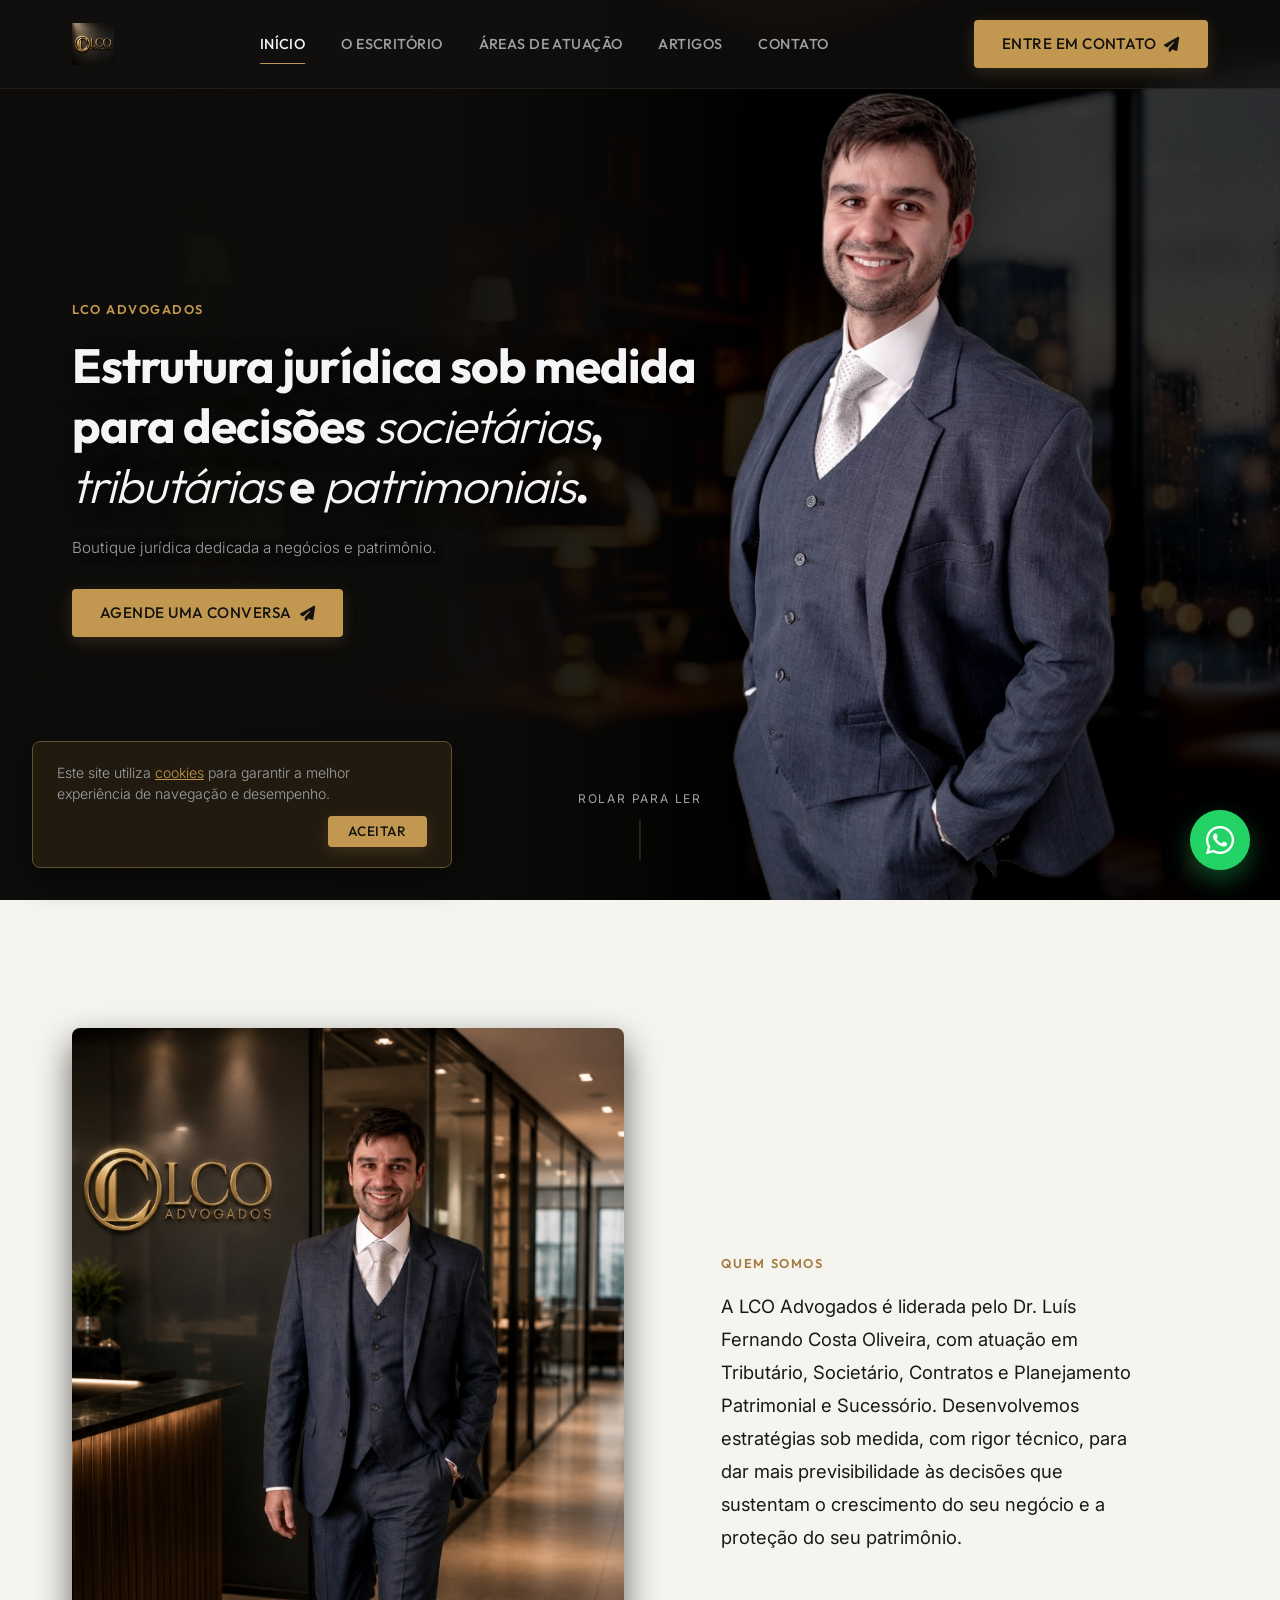
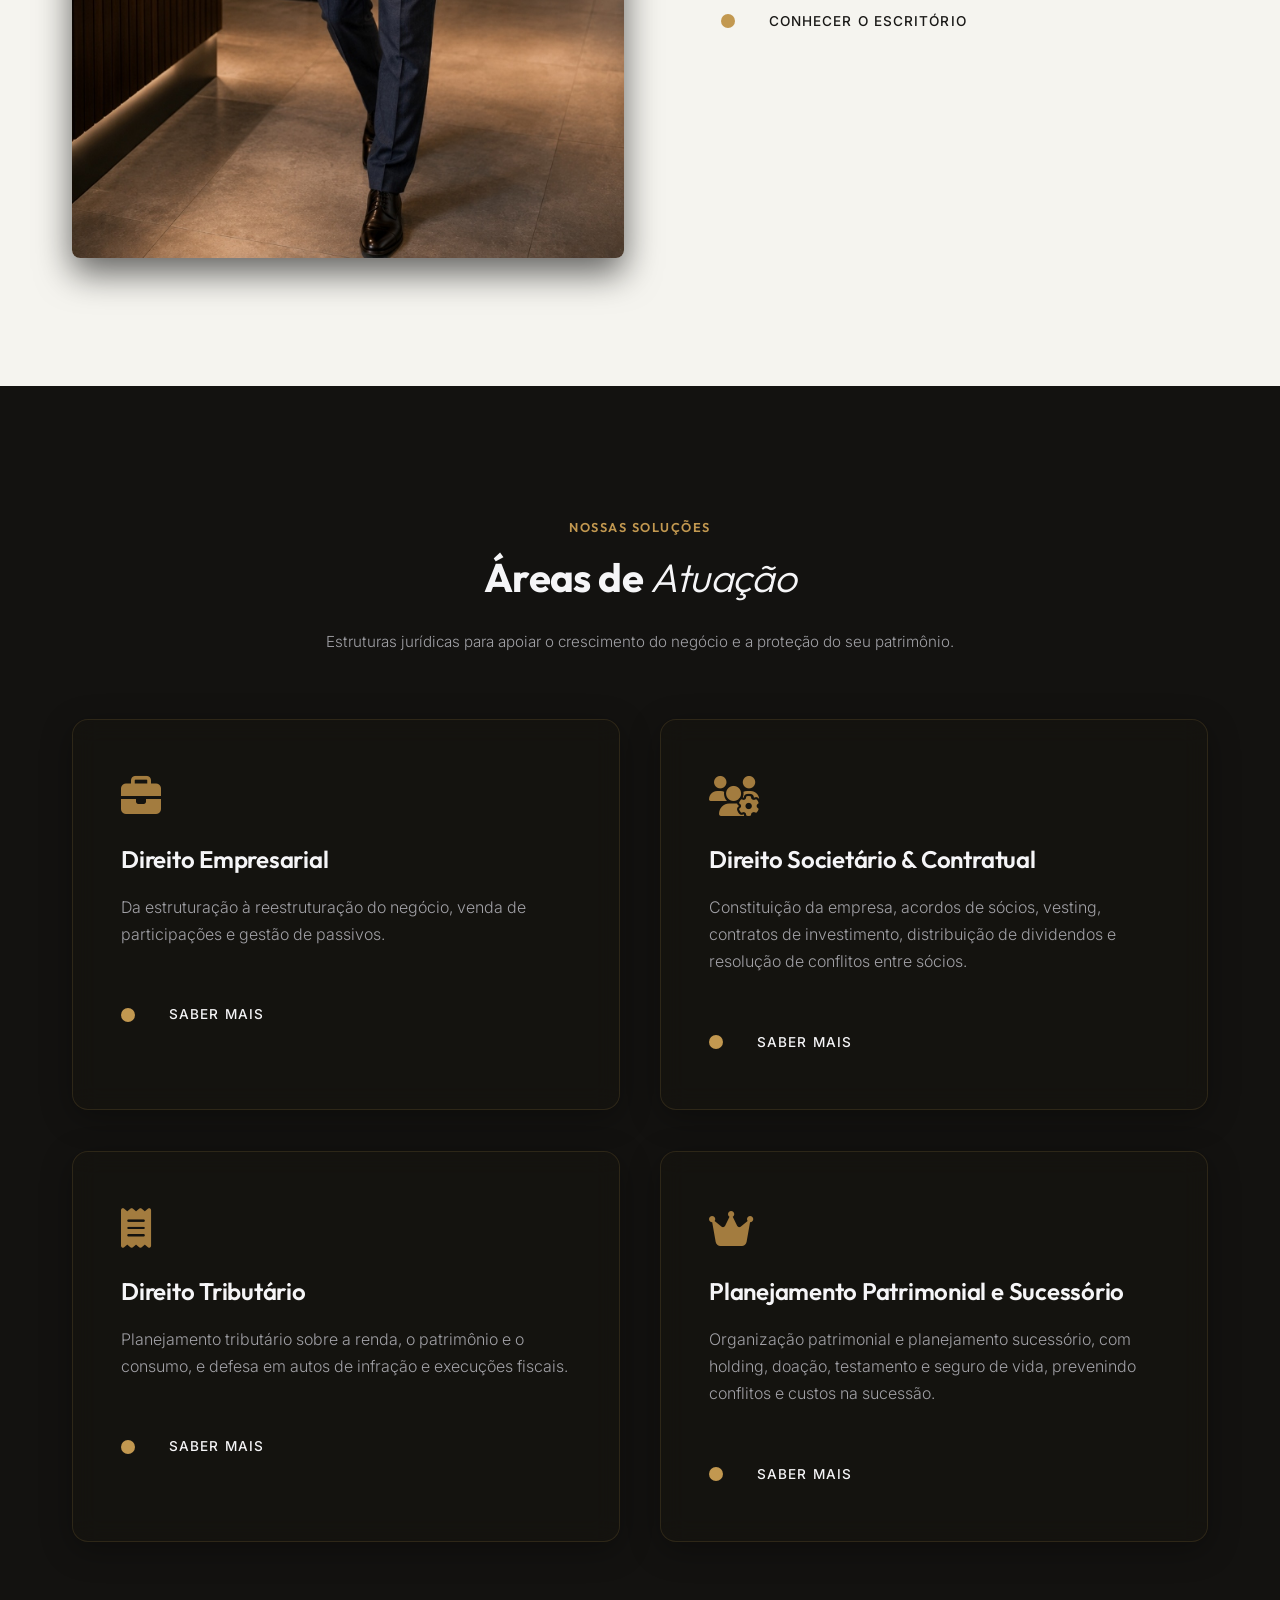
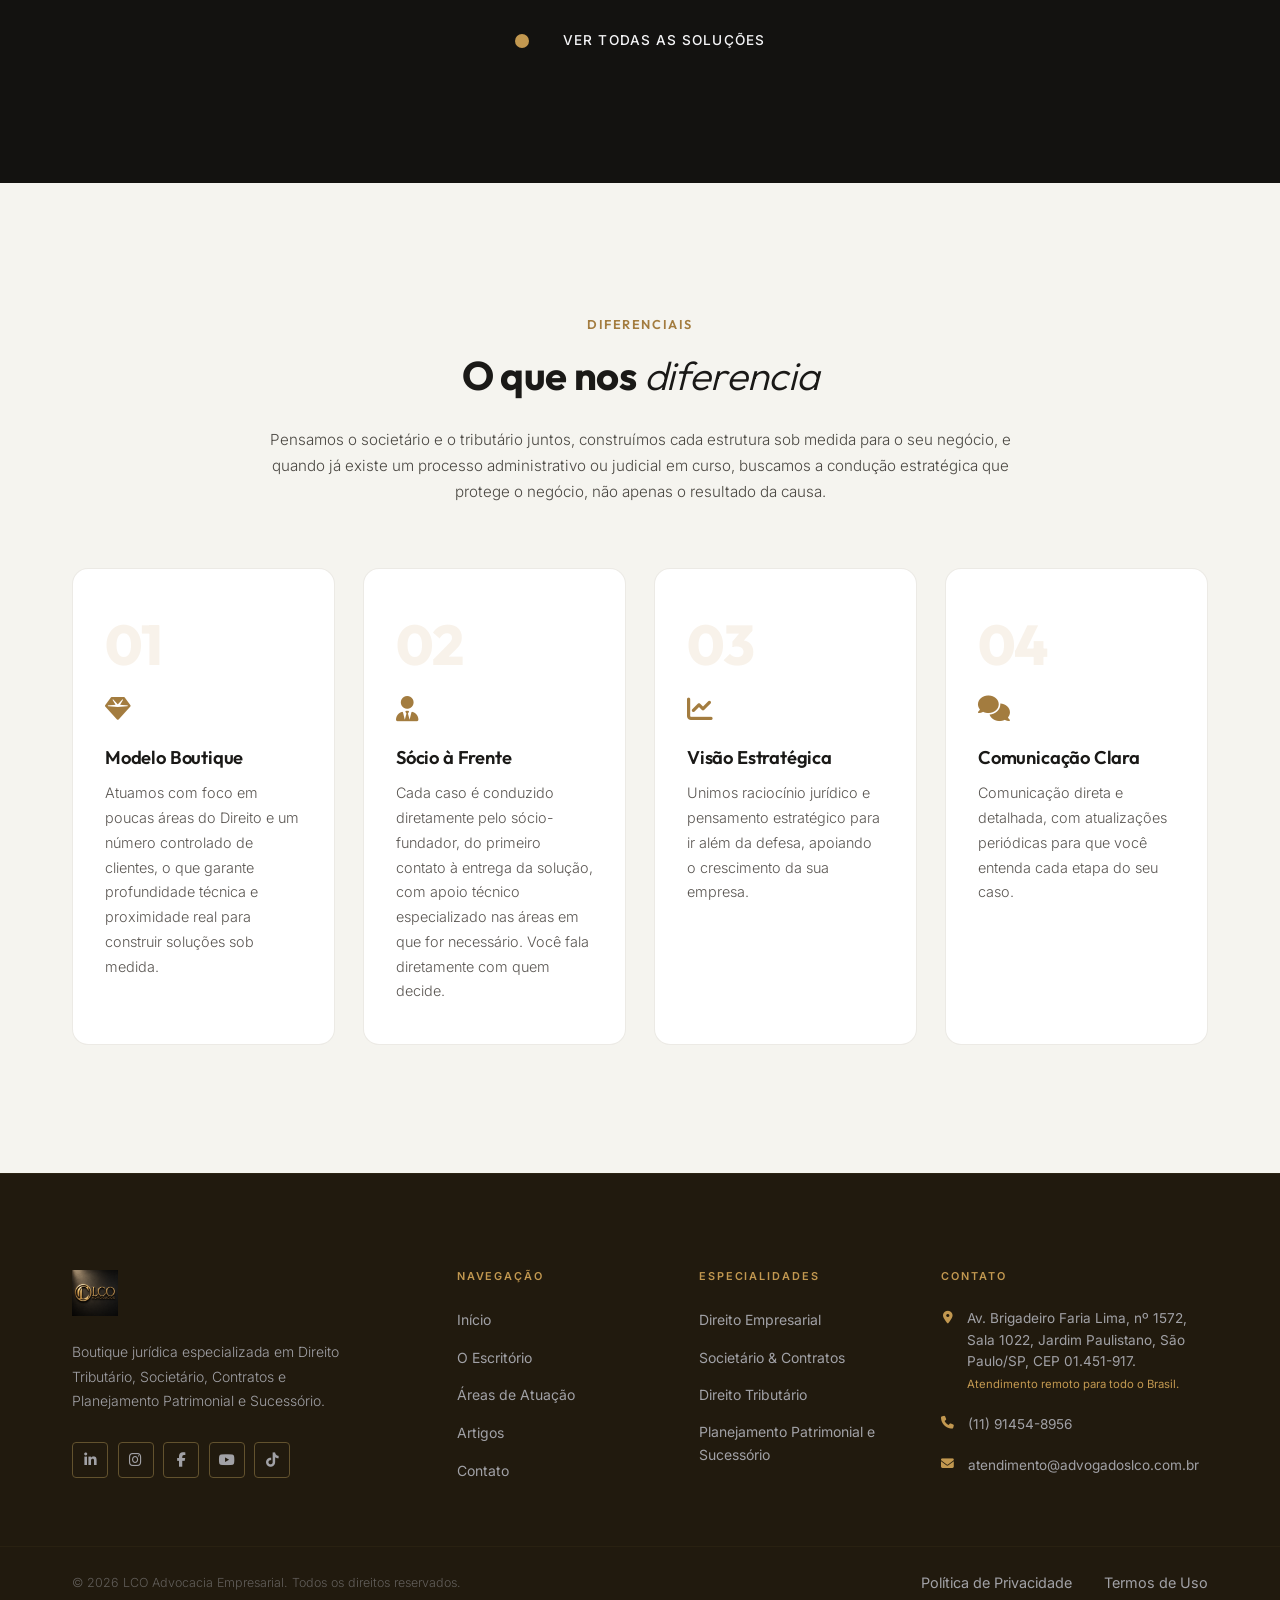
<file: index.html>
<!DOCTYPE html>
<html lang="pt-BR">
<head>
  <meta charset="UTF-8">
  <meta name="viewport" content="width=device-width, initial-scale=1.0">
  <meta name="description" content="LCO Advocacia Empresarial — Inteligência Tributária, Societário, Contratos e Planejamento Patrimonial de Alta Performance. São Paulo/SP.">
  <title>LCO Advocacia Empresarial | Inteligência Tributária e Societária</title>
  
  <!-- Google Fonts: Outfit & Inter -->
  <link rel="preconnect" href="https://fonts.googleapis.com">
  <link rel="preconnect" href="https://fonts.gstatic.com" crossorigin>
  <link href="https://fonts.googleapis.com/css2?family=Outfit:wght@300;400;500;600;700;800&family=Inter:wght@300;400;500;600&display=swap" rel="stylesheet">
  
  <!-- Meta Robots -->
  <meta name="robots" content="index, follow">

  <!-- FontAwesome Icons com SRI -->
  <link rel="stylesheet" href="https://cdnjs.cloudflare.com/ajax/libs/font-awesome/6.4.0/css/all.min.css" integrity="sha384-iw3OoTErCYJJB9mCa8LNS2hbsQ7M3C0EpIsO/H5+EGAkPGc6rk+V8i04oW/K5xq0" crossorigin="anonymous" referrerpolicy="no-referrer" />
  
  <!-- Favicon -->
  <link rel="icon" type="image/png" href="./Imagens/favicon.png">
  <link rel="apple-touch-icon" href="./Imagens/favicon.png">
  
  <!-- SEO: Open Graph, Twitter Cards e Canonical -->
  <meta property="og:type" content="website">
  <meta property="og:url" content="https://www.advogadoslco.com.br/">
  <meta property="og:title" content="LCO Advocacia Empresarial | Inteligência Tributária e Societária">
  <meta property="og:description" content="Boutique jurídica de alta performance especializada em Direito Tributário, Societário, Contratos e Holdings.">
  <meta property="og:image" content="https://www.advogadoslco.com.br/Imagens/lco-3d.png">
  <meta property="og:locale" content="pt_BR">
  
  <meta name="twitter:card" content="summary_large_image">
  <meta name="twitter:title" content="LCO Advocacia Empresarial | Inteligência Tributária e Societária">
  <meta name="twitter:description" content="Boutique jurídica de alta performance especializada em Direito Tributário, Societário, Contratos e Holdings.">
  <meta name="twitter:image" content="https://www.advogadoslco.com.br/Imagens/lco-3d.png">
  
  <link rel="canonical" href="https://www.advogadoslco.com.br/">

  <!-- Dados Estruturados Schema.org (JSON-LD) -->
  <script type="application/ld+json">
  {
    "@context": "https://schema.org",
    "@type": "LegalService",
    "name": "LCO Advocacia Empresarial",
    "alternateName": "LCO Advogados",
    "url": "https://www.advogadoslco.com.br/",
    "logo": "https://www.advogadoslco.com.br/Imagens/lco-3d.png",
    "image": "https://www.advogadoslco.com.br/Imagens/lco-3d.png",
    "description": "Boutique jurídica de alta performance especializada em Direito Tributário, Societário, Contratos e Planejamento Patrimonial e Sucessório.",
    "telephone": "+55-11-91454-8956",
    "email": "atendimento@advogadoslco.com.br",
    "address": {
      "@type": "PostalAddress",
      "streetAddress": "Av. Brig. Faria Lima, 1572, sala 1022, Jardim Paulistano",
      "addressLocality": "São Paulo",
      "addressRegion": "SP",
      "postalCode": "01451-917",
      "addressCountry": "BR"
    },
    "geo": {
      "@type": "GeoCoordinates",
      "latitude": "-23.5707",
      "longitude": "-46.6917"
    },
    "openingHoursSpecification": {
      "@type": "OpeningHoursSpecification",
      "dayOfWeek": ["Monday", "Tuesday", "Wednesday", "Thursday", "Friday"],
      "opens": "08:30",
      "closes": "18:30"
    },
    "sameAs": [
      "https://www.linkedin.com/in/lu%C3%ADs-fernando-costa-oliveira-b01384b0/",
      "https://www.instagram.com/luisscostaoliveira/",
      "https://www.facebook.com/profile.php?id=100076399505576",
      "https://www.youtube.com/@luisscostaoliveiraadv",
      "https://www.tiktok.com/@luisscostaoliveira"
    ],
    "priceRange": "$$$"
  }
  </script>

  <!-- Custom Styles -->
  <link rel="stylesheet" href="style.css?v=20260723">
</head>
<body>

  <!-- Preloader Animado LCO -->
  <div id="preloader" class="preloader">
    <div class="preloader__logo-wrap">
      <div class="preloader__ring preloader__ring--2"></div>
      <div class="preloader__ring preloader__ring--1"></div>
      <img src="./Imagens/favicon.png" alt="LCO Advocacia" class="preloader__logo">
    </div>
    <div class="preloader__bar"></div>
    <p class="preloader__text">LCO Advocacia</p>
  </div>

  <!-- Header Fixo Premium com Barra Topo -->
  <header class="header transparent">
    <div class="header-top">
      <div class="container header-top-container">
        <div class="header-top-info">
          <a href="mailto:atendimento@advogadoslco.com.br"><i class="fa-solid fa-envelope"></i> atendimento@advogadoslco.com.br</a>
          <a href="tel:5511914548956"><i class="fa-solid fa-phone"></i> (11) 91454-8956</a>
        </div>
        <div class="header-top-social">
          <a href="https://www.linkedin.com/in/lu%C3%ADs-fernando-costa-oliveira-b01384b0/" target="_blank" rel="noopener noreferrer" aria-label="LinkedIn"><i class="fa-brands fa-linkedin-in"></i></a>
          <a href="https://www.instagram.com/luisscostaoliveira/" target="_blank" rel="noopener noreferrer" aria-label="Instagram"><i class="fa-brands fa-instagram"></i></a>
          <a href="https://www.facebook.com/profile.php?id=100076399505576" target="_blank" rel="noopener noreferrer" aria-label="Facebook"><i class="fa-brands fa-facebook-f"></i></a>
          <a href="https://www.youtube.com/@luisscostaoliveiraadv" target="_blank" rel="noopener noreferrer" aria-label="YouTube"><i class="fa-brands fa-youtube"></i></a>
          <a href="https://www.tiktok.com/@luisscostaoliveira?_r=1&_t=ZS-9845zfrhObd" target="_blank" rel="noopener noreferrer" aria-label="TikTok"><i class="fa-brands fa-tiktok"></i></a>
        </div>
      </div>
    </div>
    
    <div class="header-main">
      <div class="container header-container">
        <a href="index.html" class="logo-link" aria-label="LCO Advocacia Home">
          <img src="./Imagens/lco-3d.png" alt="LCO Advocacia Empresarial" class="logo-img">
        </a>
        
        <!-- Navegação Principal Multipáginas -->
        <nav class="nav-menu" id="navMenu">
          <a href="index.html" class="nav-link active">Início</a>
          <a href="sobre.html" class="nav-link">O Escritório</a>
          <a href="atuacao.html" class="nav-link">Áreas de Atuação</a>
          <a href="artigos.html" class="nav-link">Artigos</a>
          <a href="contato.html" class="nav-link">Contato</a>
        </nav>
        
        <div class="header-actions">
          <a href="contato.html" class="btn btn-gold btn-nav">
            <span>Entre em Contato</span>
            <i class="fa-solid fa-paper-plane"></i>
          </a>
          
          <!-- Menu Hambúrguer Mobile -->
          <button class="mobile-menu-btn" id="mobileMenuBtn" aria-label="Abrir menu de navegação">
            <span class="hamburger-bar"></span>
            <span class="hamburger-bar"></span>
            <span class="hamburger-bar"></span>
          </button>
        </div>
      </div>
    </div>
  </header>

  <!-- Conteúdo Principal -->
  <main>
    
    <!-- 1. Hero Imersivo com Foto do Dr. Luís Fernando no Escritório LCO -->
    <section id="home" class="hero-immersive-section">
      <!-- Overlay Gradiente Escuro de Contraste para Leitura -->
      <div class="hero-bg-overlay"></div>

      <!-- Imagem de Fundo para o efeito de Parallax -->
      <div class="hero-immersive__bg">
        <img src="./Imagens/hero_office_background.png" alt="Escritório LCO Advocacia">
      </div>

      <!-- Palco 3D para a imagem do sócio (Tilt) -->
      <div id="heroStage">
        <!-- Imagem do Dr. Luís em Recorte 3D no canto direito -->
        <img src="./Imagens/luis_hero_3d_final.png" alt="Dr. Luís Fernando" class="hero-character-3d">
      </div>

      <div class="container hero-container">
        <!-- Coluna de Conteúdo Alinhada à Esquerda -->
        <div class="hero-content reveal">
          <span class="section-badge">LCO ADVOGADOS</span>
          
          <h1 class="hero-title">
            Estrutura jurídica sob medida para decisões <span class="italic">societárias</span>, <span class="italic">tributárias</span> e <span class="italic">patrimoniais</span>.
          </h1>
          
          <p class="hero-desc">
            Boutique jurídica dedicada a negócios e patrimônio.
          </p>

          <div class="hero-actions">
            <a href="contato.html" class="btn btn-gold btn-nav">
              <span>AGENDE UMA CONVERSA</span>
              <i class="fa-solid fa-paper-plane"></i>
            </a>
          </div>
        </div>
      </div>

      <!-- Indicador de Scroll vertical -->
      <div class="scroll-indicator" onclick="document.getElementById('about-summary').scrollIntoView({behavior: 'smooth'})">
        <span class="scroll-indicator__text">Rolar para ler</span>
        <div class="scroll-indicator__line-wrapper">
          <div class="scroll-indicator__line"></div>
        </div>
      </div>
    </section>

    <!-- Seção Breve Resumo do Escritório (Boutique Grid Assimétrico) -->
    <section id="about-summary" class="about-summary light-section" style="padding: 8rem 0;">
      <div class="container">
        <div class="boutique-grid">
          <div class="boutique-grid__media reveal">
            <img src="./Imagens/quem_somos_luis_recepcao.jpg?v=2" alt="Dr. Luís Fernando Costa Oliveira na Recepção da LCO Advocacia" loading="lazy">
          </div>
          <div class="boutique-grid__text reveal delay-100">
            <span class="section-badge">Quem Somos</span>
            <p class="about-lead" style="font-size: 1.15rem; font-weight: 400; color: var(--text-primary); margin-bottom: 2rem; line-height: 1.8;">
              A LCO Advogados é liderada pelo Dr. Luís Fernando Costa Oliveira, com atuação em Tributário, Societário, Contratos e Planejamento Patrimonial e Sucessório. Desenvolvemos estratégias sob medida, com rigor técnico, para dar mais previsibilidade às decisões que sustentam o crescimento do seu negócio e a proteção do seu patrimônio.
            </p>
            <a href="sobre.html" class="link-premium">
              <div class="link-premium__circle-wrap">
                <span class="link-premium__circle"></span>
              </div>
              <span>Conhecer o Escritório</span>
            </a>
          </div>
        </div>
      </div>
    </section>

    <!-- 3. Seção Resumo de Especialidades (Cards em Grid) -->
    <section class="solutions-section">
      <div class="container">
        <div class="text-center reveal">
          <span class="section-badge">Nossas Soluções</span>
          <h2 class="section-title">Áreas de <span class="italic">Atuação</span></h2>
          <p class="specialties-lead" style="margin: 0 auto 3rem; max-width: 700px;">
            Estruturas jurídicas para apoiar o crescimento do negócio e a proteção do seu patrimônio.
          </p>
        </div>

        <div class="solutions-grid">
          <!-- Card 1: Direito Empresarial -->
          <div class="solution-card reveal">
            <div class="solution-glow"></div>
            <div class="solution-icon"><i class="fa-solid fa-briefcase"></i></div>
            <h3>Direito Empresarial</h3>
            <p>Da estruturação à reestruturação do negócio, venda de participações e gestão de passivos.</p>
            <a href="atuacao.html" class="link-premium">
              <div class="link-premium__circle-wrap">
                <span class="link-premium__circle"></span>
              </div>
              <span>Saber Mais</span>
            </a>
          </div>
          
          <!-- Card 2: Societário & Contratos -->
          <div class="solution-card reveal delay-100">
            <div class="solution-glow"></div>
            <div class="solution-icon"><i class="fa-solid fa-users-gear"></i></div>
            <h3>Direito Societário & Contratual</h3>
            <p>Constituição da empresa, acordos de sócios, vesting, contratos de investimento, distribuição de dividendos e resolução de conflitos entre sócios.</p>
            <a href="atuacao.html" class="link-premium">
              <div class="link-premium__circle-wrap">
                <span class="link-premium__circle"></span>
              </div>
              <span>Saber Mais</span>
            </a>
          </div>

          <!-- Card 3: Direito Tributário -->
          <div class="solution-card reveal delay-200">
            <div class="solution-glow"></div>
            <div class="solution-icon"><i class="fa-solid fa-receipt"></i></div>
            <h3>Direito Tributário</h3>
            <p>Planejamento tributário sobre a renda, o patrimônio e o consumo, e defesa em autos de infração e execuções fiscais.</p>
            <a href="atuacao.html" class="link-premium">
              <div class="link-premium__circle-wrap">
                <span class="link-premium__circle"></span>
              </div>
              <span>Saber Mais</span>
            </a>
          </div>

          <!-- Card 4: Planejamento Patrimonial -->
          <div class="solution-card reveal delay-300">
            <div class="solution-glow"></div>
            <div class="solution-icon"><i class="fa-solid fa-crown"></i></div>
            <h3>Planejamento Patrimonial e Sucessório</h3>
            <p>Organização patrimonial e planejamento sucessório, com holding, doação, testamento e seguro de vida, prevenindo conflitos e custos na sucessão.</p>
            <a href="atuacao.html" class="link-premium">
              <div class="link-premium__circle-wrap">
                <span class="link-premium__circle"></span>
              </div>
              <span>Saber Mais</span>
            </a>
          </div>
        </div>
        <div class="carousel-dots solutions-dots"></div>

        <div class="text-center reveal" style="margin-top: 4rem;">
          <a href="atuacao.html" class="link-premium">
            <div class="link-premium__circle-wrap">
              <span class="link-premium__circle"></span>
            </div>
            <span>Ver Todas as Soluções</span>
          </a>
        </div>
      </div>
    </section>

    <!-- Seção de Diferenciais -->
    <section class="differentials-section light-section">
      <div class="container">
        <div class="text-center reveal">
          <span class="section-badge">Diferenciais</span>
          <h2 class="section-title">O que nos <span class="italic">diferencia</span></h2>
          <p class="specialties-lead" style="margin: 0 auto 4rem; max-width: 750px;">
            Pensamos o societário e o tributário juntos, construímos cada estrutura sob medida para o seu negócio, e quando já existe um processo administrativo ou judicial em curso, buscamos a condução estratégica que protege o negócio, não apenas o resultado da causa.
          </p>
        </div>
        <div class="differentials-grid">
          <div class="differential-card reveal">
            <span class="differential-number">01</span>
            <div class="differential-icon"><i class="fa-solid fa-gem"></i></div>
            <h3>Modelo Boutique</h3>
            <p>Atuamos com foco em poucas áreas do Direito e um número controlado de clientes, o que garante profundidade técnica e proximidade real para construir soluções sob medida.</p>
          </div>
          <div class="differential-card reveal delay-100">
            <span class="differential-number">02</span>
            <div class="differential-icon"><i class="fa-solid fa-user-tie"></i></div>
            <h3>Sócio à Frente</h3>
            <p>Cada caso é conduzido diretamente pelo sócio-fundador, do primeiro contato à entrega da solução, com apoio técnico especializado nas áreas em que for necessário. Você fala diretamente com quem decide.</p>
          </div>
          <div class="differential-card reveal delay-200">
            <span class="differential-number">03</span>
            <div class="differential-icon"><i class="fa-solid fa-chart-line"></i></div>
            <h3>Visão Estratégica</h3>
            <p>Unimos raciocínio jurídico e pensamento estratégico para ir além da defesa, apoiando o crescimento da sua empresa.</p>
          </div>
          <div class="differential-card reveal delay-300">
            <span class="differential-number">04</span>
            <div class="differential-icon"><i class="fa-solid fa-comments"></i></div>
            <h3>Comunicação Clara</h3>
            <p>Comunicação direta e detalhada, com atualizações periódicas para que você entenda cada etapa do seu caso.</p>
          </div>
        </div>
        <div class="carousel-dots differentials-dots"></div>
      </div>
    </section>

    </section>

  </main>

  <!-- Botão Flutuante do WhatsApp -->
  <a href="https://wa.me/5511914548956" class="whatsapp-float" target="_blank" rel="noopener noreferrer" aria-label="Falar pelo WhatsApp">
    <div class="whatsapp-float-pulse"></div>
    <i class="fa-brands fa-whatsapp"></i>
  </a>

  <!-- Rodapé Institucional Expandido -->
  <footer class="footer">
    <div class="footer-top">
      <div class="container footer-grid">
        <div class="footer-brand">
          <a href="index.html"><img src="./Imagens/lco-3d.png" alt="LCO Advocacia Empresarial" class="footer-logo"></a>
          <p class="footer-desc">Boutique jurídica especializada em Direito Tributário, Societário, Contratos e Planejamento Patrimonial e Sucessório.</p>
          <div class="footer-social">
            <a href="https://www.linkedin.com/in/lu%C3%ADs-fernando-costa-oliveira-b01384b0/" target="_blank" rel="noopener noreferrer" aria-label="LinkedIn"><i class="fa-brands fa-linkedin-in"></i></a>
            <a href="https://www.instagram.com/luisscostaoliveira/" target="_blank" rel="noopener noreferrer" aria-label="Instagram"><i class="fa-brands fa-instagram"></i></a>
            <a href="https://www.facebook.com/profile.php?id=100076399505576" target="_blank" rel="noopener noreferrer" aria-label="Facebook"><i class="fa-brands fa-facebook-f"></i></a>
            <a href="https://www.youtube.com/@luisscostaoliveiraadv" target="_blank" rel="noopener noreferrer" aria-label="YouTube"><i class="fa-brands fa-youtube"></i></a>
            <a href="https://www.tiktok.com/@luisscostaoliveira?_r=1&_t=ZS-9845zfrhObd" target="_blank" rel="noopener noreferrer" aria-label="TikTok"><i class="fa-brands fa-tiktok"></i></a>
          </div>
        </div>
        <div class="footer-nav">
          <h4 class="footer-heading">Navegação</h4>
          <ul>
            <li><a href="index.html">Início</a></li>
            <li><a href="sobre.html">O Escritório</a></li>
            <li><a href="atuacao.html">Áreas de Atuação</a></li>
            <li><a href="artigos.html">Artigos</a></li>
            <li><a href="contato.html">Contato</a></li>
          </ul>
        </div>
        <div class="footer-nav">
          <h4 class="footer-heading">Especialidades</h4>
          <ul>
            <li><a href="atuacao.html?pilar=1">Direito Empresarial</a></li>
            <li><a href="atuacao.html?pilar=2">Societário &amp; Contratos</a></li>
            <li><a href="atuacao.html?pilar=3">Direito Tributário</a></li>
            <li><a href="atuacao.html?pilar=4">Planejamento Patrimonial e Sucessório</a></li>
          </ul>
        </div>
        <div class="footer-contact-col">
          <h4 class="footer-heading">Contato</h4>
          <div class="footer-contact-items">
            <div class="footer-contact-item">
              <a href="https://share.google/VmgYxRwQ8qAa0icxp" target="_blank" rel="noopener noreferrer" style="color: inherit; text-decoration: none; display: flex; align-items: flex-start; gap: 0.75rem;">
                <i class="fa-solid fa-location-dot" style="margin-top: 0.25rem;"></i>
                <span>Av. Brigadeiro Faria Lima, nº 1572, Sala 1022, Jardim Paulistano, São Paulo/SP, CEP 01.451-917.<br><small style="color: var(--color-gold);">Atendimento remoto para todo o Brasil.</small></span>
              </a>
            </div>
            <div class="footer-contact-item">
              <i class="fa-solid fa-phone"></i>
              <a href="tel:5511914548956">(11) 91454-8956</a>
            </div>
            <div class="footer-contact-item">
              <i class="fa-solid fa-envelope"></i>
              <a href="mailto:atendimento@advogadoslco.com.br">atendimento@advogadoslco.com.br</a>
            </div>
          </div>
        </div>
      </div>
    </div>
    <div class="footer-bottom">
      <div class="container footer-bottom-container">
        <p>&copy; 2026 LCO Advocacia Empresarial. Todos os direitos reservados.</p>
        <div class="footer-links">
          <a href="privacidade.html">Política de Privacidade</a>
          <a href="termos.html">Termos de Uso</a>
        </div>
      </div>
    </div>
  </footer>

  <!-- Custom Script -->
  <script src="script.js?v=20260723" defer></script>
</body>
</html>
</file>
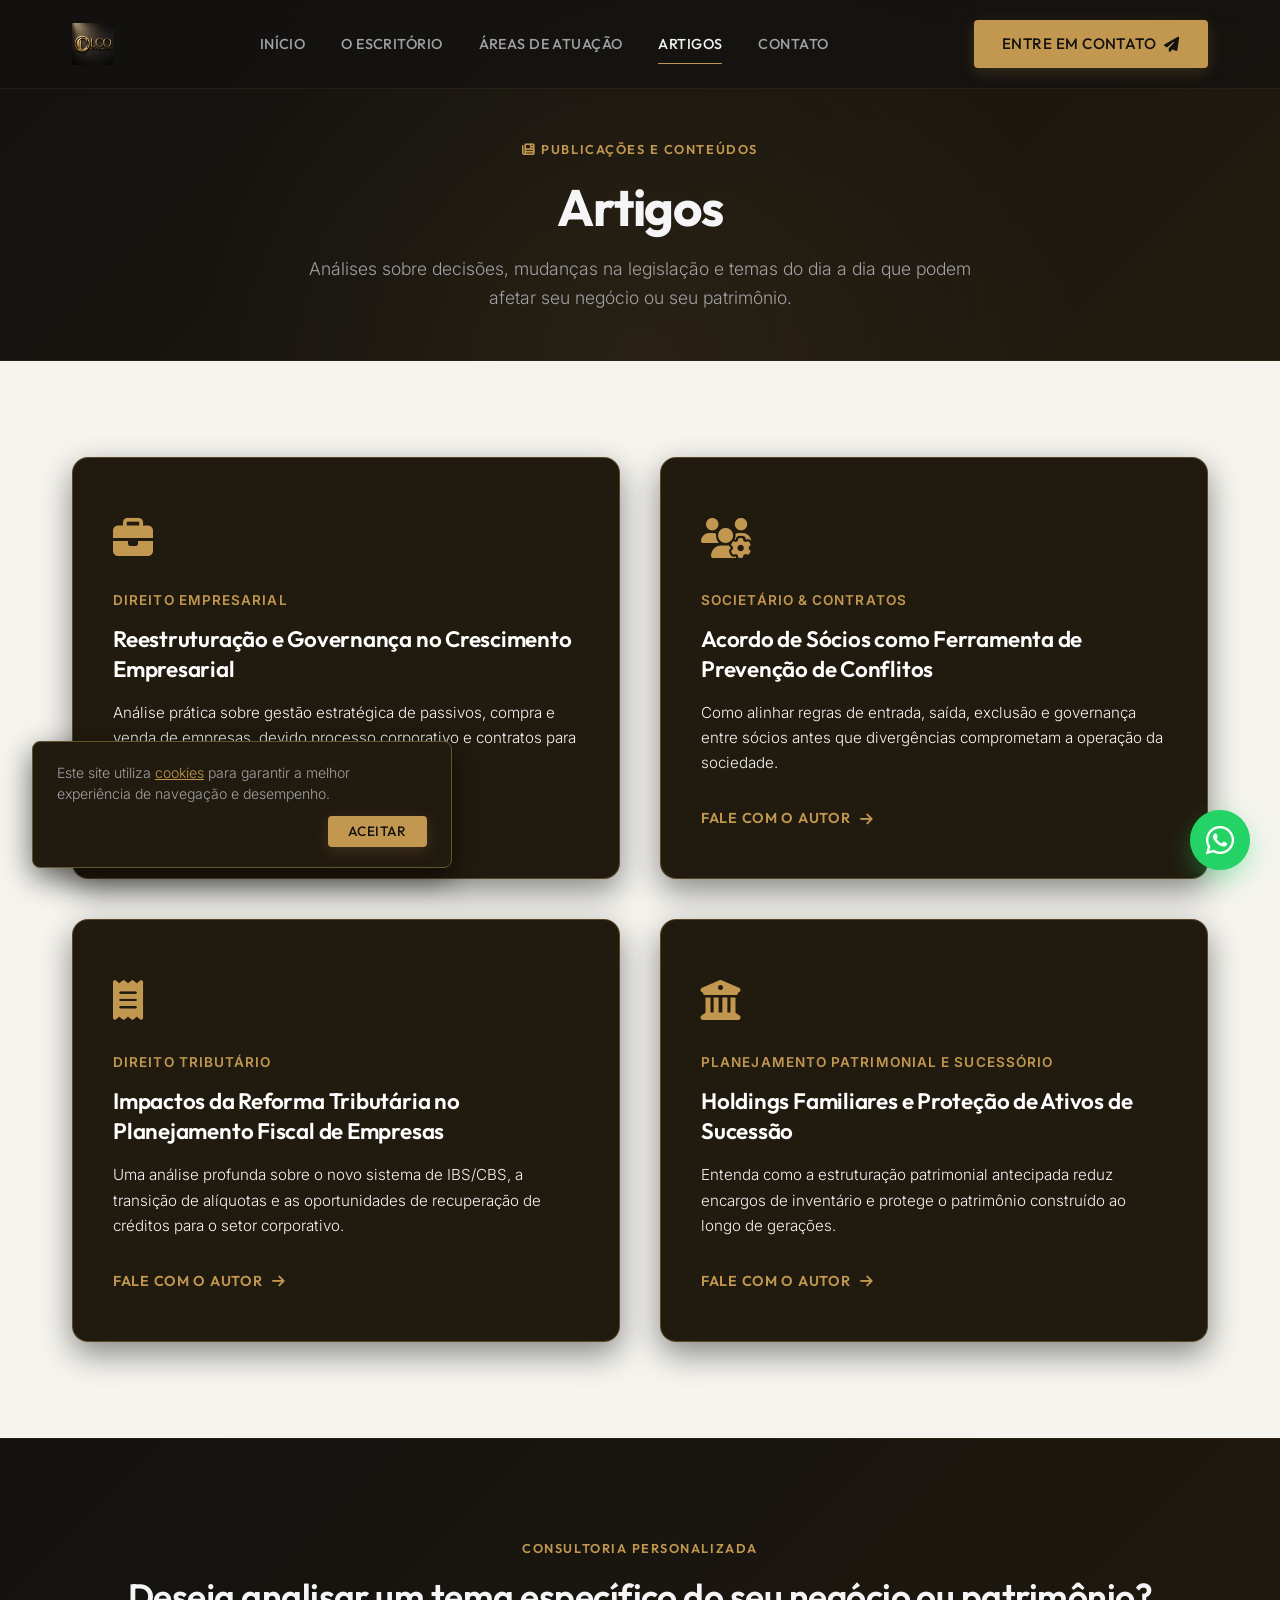
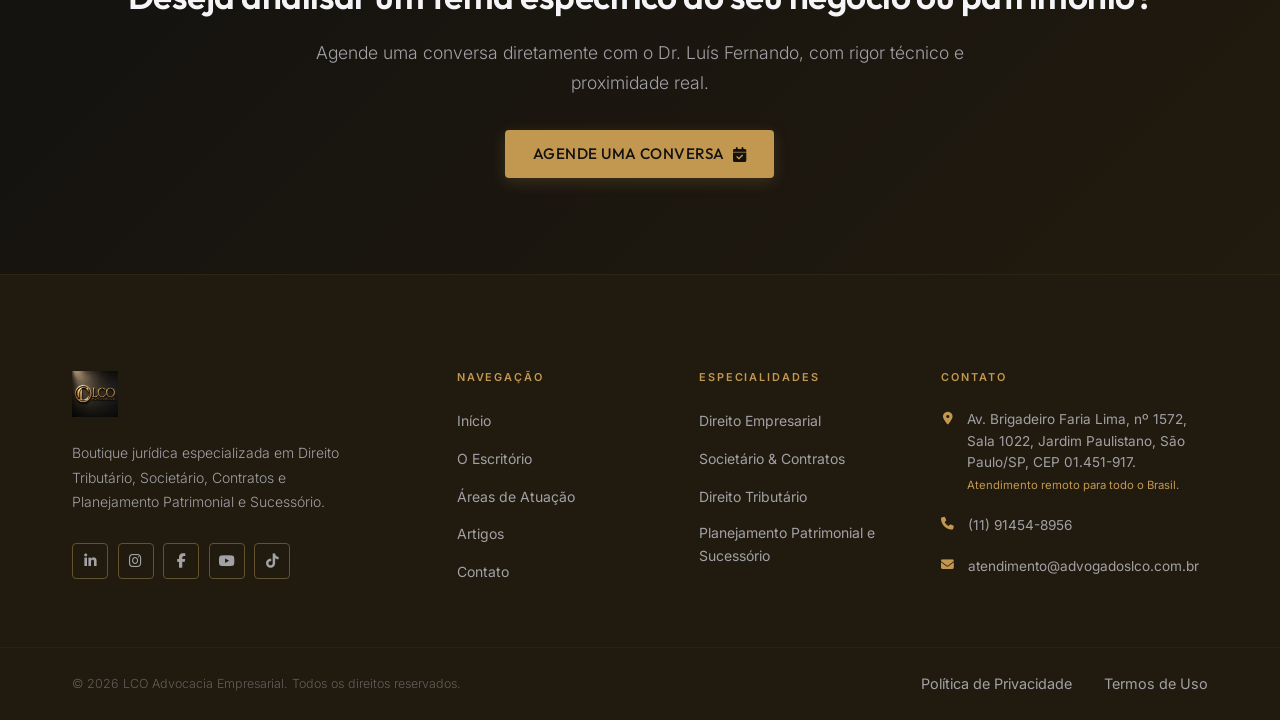
<file: artigos.html>
<!DOCTYPE html>
<html lang="pt-BR">
<head>
  <meta charset="UTF-8">
  <meta name="viewport" content="width=device-width, initial-scale=1.0">
  <meta name="description" content="Artigos e análises sobre decisões jurídicas, mudanças na legislação e temas do dia a dia que podem afetar seu negócio ou seu patrimônio. LCO Advocacia.">
  <title>Artigos | LCO Advocacia Empresarial</title>
  
  <!-- Google Fonts: Outfit & Inter -->
  <link rel="preconnect" href="https://fonts.googleapis.com">
  <link rel="preconnect" href="https://fonts.gstatic.com" crossorigin>
  <link href="https://fonts.googleapis.com/css2?family=Outfit:wght@300;400;500;600;700;800&family=Inter:wght@300;400;500;600&display=swap" rel="stylesheet">
  
  <!-- Meta Robots -->
  <meta name="robots" content="index, follow">

  <!-- FontAwesome Icons com SRI -->
  <link rel="stylesheet" href="https://cdnjs.cloudflare.com/ajax/libs/font-awesome/6.4.0/css/all.min.css" integrity="sha384-iw3OoTErCYJJB9mCa8LNS2hbsQ7M3C0EpIsO/H5+EGAkPGc6rk+V8i04oW/K5xq0" crossorigin="anonymous" referrerpolicy="no-referrer" />
  
  <!-- Favicon -->
  <link rel="icon" type="image/png" href="./Imagens/favicon.png">
  <link rel="apple-touch-icon" href="./Imagens/favicon.png">
  
  <!-- SEO: Open Graph, Twitter Cards e Canonical -->
  <meta property="og:type" content="website">
  <meta property="og:url" content="https://www.advogadoslco.com.br/artigos.html">
  <meta property="og:title" content="Artigos | LCO Advocacia Empresarial">
  <meta property="og:description" content="Artigos e análises sobre decisões jurídicas, mudanças na legislação e temas do dia a dia.">
  <meta property="og:image" content="https://www.advogadoslco.com.br/Imagens/lco-3d.png">
  <meta property="og:locale" content="pt_BR">

  <meta name="twitter:card" content="summary_large_image">
  <meta name="twitter:title" content="Artigos | LCO Advocacia Empresarial">
  <meta name="twitter:description" content="Artigos e análises sobre decisões jurídicas, mudanças na legislação e temas do dia a dia.">
  <meta name="twitter:image" content="https://www.advogadoslco.com.br/Imagens/lco-3d.png">

  <link rel="canonical" href="https://www.advogadoslco.com.br/artigos.html">

  <!-- Dados Estruturados Schema.org (JSON-LD) -->
  <script type="application/ld+json">
  {
    "@context": "https://schema.org",
    "@type": "ItemList",
    "name": "Artigos LCO Advocacia Empresarial",
    "itemListElement": [
      {
        "@type": "ListItem",
        "position": 1,
        "item": {
          "@type": "Article",
          "headline": "Reestruturação e Governança no Crescimento Empresarial",
          "description": "Análise estratégica sobre reorganização societária e governança para sustentar a expansão segura dos negócios.",
          "author": { "@type": "Organization", "name": "LCO Advocacia Empresarial" }
        }
      },
      {
        "@type": "ListItem",
        "position": 2,
        "item": {
          "@type": "Article",
          "headline": "Acordo de Sócios como Ferramenta de Prevenção de Conflitos",
          "description": "Como alinhar expectativas, regrar retiradas e prevenir disputas societárias com um instrumento bem redigido.",
          "author": { "@type": "Organization", "name": "LCO Advocacia Empresarial" }
        }
      },
      {
        "@type": "ListItem",
        "position": 3,
        "item": {
          "@type": "Article",
          "headline": "Impactos da Reforma Tributária no Planejamento Fiscal de Empresas",
          "description": "Quais mudanças exigem adequação imediata para reduzir riscos e aproveitar oportunidades fiscais.",
          "author": { "@type": "Organization", "name": "LCO Advocacia Empresarial" }
        }
      },
      {
        "@type": "ListItem",
        "position": 4,
        "item": {
          "@type": "Article",
          "headline": "Holdings Familiares e Proteção de Ativos de Sucessão",
          "description": "Estruturação patrimonial para perpetuidade da família e eficiência tributária na transmissão de bens.",
          "author": { "@type": "Organization", "name": "LCO Advocacia Empresarial" }
        }
      }
    ]
  }
  </script>

  <!-- Custom Styles -->
  <link rel="stylesheet" href="style.css?v=20260723">
</head>
<body>

  <!-- Preloader Animado LCO -->
  <div id="preloader" class="preloader">
    <div class="preloader__logo-wrap">
      <div class="preloader__ring preloader__ring--2"></div>
      <div class="preloader__ring preloader__ring--1"></div>
      <img src="./Imagens/favicon.png" alt="LCO Advocacia" class="preloader__logo">
    </div>
    <div class="preloader__bar"></div>
    <p class="preloader__text">LCO Advocacia</p>
  </div>

  <!-- Header Fixo Premium com Barra Topo -->
  <header class="header transparent">
    <div class="header-top">
      <div class="container header-top-container">
        <div class="header-top-info">
          <a href="mailto:atendimento@advogadoslco.com.br"><i class="fa-solid fa-envelope"></i> atendimento@advogadoslco.com.br</a>
          <a href="tel:5511914548956"><i class="fa-solid fa-phone"></i> (11) 91454-8956</a>
        </div>
        <div class="header-top-social">
          <a href="https://www.linkedin.com/in/lu%C3%ADs-fernando-costa-oliveira-b01384b0/" target="_blank" rel="noopener noreferrer" aria-label="LinkedIn"><i class="fa-brands fa-linkedin-in"></i></a>
          <a href="https://www.instagram.com/luisscostaoliveira/" target="_blank" rel="noopener noreferrer" aria-label="Instagram"><i class="fa-brands fa-instagram"></i></a>
          <a href="https://www.facebook.com/profile.php?id=100076399505576" target="_blank" rel="noopener noreferrer" aria-label="Facebook"><i class="fa-brands fa-facebook-f"></i></a>
          <a href="https://www.youtube.com/@luisscostaoliveiraadv" target="_blank" rel="noopener noreferrer" aria-label="YouTube"><i class="fa-brands fa-youtube"></i></a>
          <a href="https://www.tiktok.com/@luisscostaoliveira?_r=1&_t=ZS-9845zfrhObd" target="_blank" rel="noopener noreferrer" aria-label="TikTok"><i class="fa-brands fa-tiktok"></i></a>
        </div>
      </div>
    </div>
    
    <div class="header-main">
      <div class="container header-container">
        <a href="index.html" class="logo-link" aria-label="LCO Advocacia Home">
          <img src="./Imagens/lco-3d.png" alt="LCO Advocacia Empresarial" class="logo-img">
        </a>
        
        <!-- Navegação Principal Multipáginas -->
        <nav class="nav-menu" id="navMenu">
          <a href="index.html" class="nav-link">Início</a>
          <a href="sobre.html" class="nav-link">O Escritório</a>
          <a href="atuacao.html" class="nav-link">Áreas de Atuação</a>
          <a href="artigos.html" class="nav-link active">Artigos</a>
          <a href="contato.html" class="nav-link">Contato</a>
        </nav>
        
        <div class="header-actions">
          <a href="contato.html" class="btn btn-gold btn-nav">
            <span>Entre em Contato</span>
            <i class="fa-solid fa-paper-plane"></i>
          </a>
          
          <!-- Menu Hambúrguer Mobile -->
          <button class="mobile-menu-btn" id="mobileMenuBtn" aria-label="Abrir menu de navegação">
            <span class="hamburger-bar"></span>
            <span class="hamburger-bar"></span>
            <span class="hamburger-bar"></span>
          </button>
        </div>
      </div>
    </div>
  </header>

  <!-- Conteúdo Principal -->
  <main>
    
    <!-- Banner de Página -->
    <section class="page-banner">
      <div class="container">
        <span class="section-badge"><i class="fa-solid fa-newspaper"></i> Publicações e Conteúdos</span>
        <h1>Artigos</h1>
        <p style="color: var(--text-secondary); max-width: 700px; margin: 1rem auto 0; font-size: 1.1rem; line-height: 1.6;">
          Análises sobre decisões, mudanças na legislação e temas do dia a dia que podem afetar seu negócio ou seu patrimônio.
        </p>
      </div>
    </section>

    <!-- Grid de Artigos Institucionais (Disposto 2 em cima e 2 embaixo em Fundo Off-White) -->
    <section class="subpage-container light-section" style="padding: 6rem 0; background-color: #f5f4ef !important;">
      <div class="container">
        <div class="articles-grid">
          
          <!-- Artigo 1: Direito Empresarial -->
          <article class="article-card reveal">
            <div>
              <div class="article-icon">
                <i class="fa-solid fa-briefcase"></i>
              </div>
              <span class="article-tag">Direito Empresarial</span>
              <h3>Reestruturação e Governança no Crescimento Empresarial</h3>
              <p>
                Análise prática sobre gestão estratégica de passivos, compra e venda de empresas, devido processo corporativo e contratos para sustentabilidade operacional.
              </p>
            </div>
            <a href="contato.html" class="article-link">
              <span>Fale com o Autor</span>
              <i class="fa-solid fa-arrow-right"></i>
            </a>
          </article>

          <!-- Artigo 2: Societário & Contratos -->
          <article class="article-card reveal delay-100">
            <div>
              <div class="article-icon">
                <i class="fa-solid fa-users-gear"></i>
              </div>
              <span class="article-tag">Societário &amp; Contratos</span>
              <h3>Acordo de Sócios como Ferramenta de Prevenção de Conflitos</h3>
              <p>
                Como alinhar regras de entrada, saída, exclusão e governança entre sócios antes que divergências comprometam a operação da sociedade.
              </p>
            </div>
            <a href="contato.html" class="article-link">
              <span>Fale com o Autor</span>
              <i class="fa-solid fa-arrow-right"></i>
            </a>
          </article>

          <!-- Artigo 3: Direito Tributário -->
          <article class="article-card reveal delay-200">
            <div>
              <div class="article-icon">
                <i class="fa-solid fa-receipt"></i>
              </div>
              <span class="article-tag">Direito Tributário</span>
              <h3>Impactos da Reforma Tributária no Planejamento Fiscal de Empresas</h3>
              <p>
                Uma análise profunda sobre o novo sistema de IBS/CBS, a transição de alíquotas e as oportunidades de recuperação de créditos para o setor corporativo.
              </p>
            </div>
            <a href="contato.html" class="article-link">
              <span>Fale com o Autor</span>
              <i class="fa-solid fa-arrow-right"></i>
            </a>
          </article>

          <!-- Artigo 4: Planejamento Patrimonial e Sucessório -->
          <article class="article-card reveal delay-300">
            <div>
              <div class="article-icon">
                <i class="fa-solid fa-building-columns"></i>
              </div>
              <span class="article-tag">Planejamento Patrimonial e Sucessório</span>
              <h3>Holdings Familiares e Proteção de Ativos de Sucessão</h3>
              <p>
                Entenda como a estruturação patrimonial antecipada reduz encargos de inventário e protege o patrimônio construído ao longo de gerações.
              </p>
            </div>
            <a href="contato.html" class="article-link">
              <span>Fale com o Autor</span>
              <i class="fa-solid fa-arrow-right"></i>
            </a>
          </article>

        </div>
      </div>
    </section>

    <!-- Chamada para Contato -->
    <section style="padding: 6rem 0; background: linear-gradient(135deg, var(--bg-primary) 0%, var(--bg-secondary) 100%); border-top: 1px solid rgba(98, 82, 46, 0.15);">
      <div class="container" style="text-align: center;">
        <span class="section-badge">Consultoria Personalizada</span>
        <h2 style="font-size: 2.2rem; margin-bottom: 1.25rem;">Deseja analisar um tema específico do seu negócio ou patrimônio?</h2>
        <p style="color: var(--text-secondary); max-width: 650px; margin: 0 auto 2rem; font-size: 1.1rem; line-height: 1.7;">
          Agende uma conversa diretamente com o Dr. Luís Fernando, com rigor técnico e proximidade real.
        </p>
        <a href="contato.html" class="btn btn-gold btn-lg">
          <span>Agende uma Conversa</span>
          <i class="fa-solid fa-calendar-check"></i>
        </a>
      </div>
    </section>

  </main>

  <!-- Botão Flutuante do WhatsApp -->
  <a href="https://wa.me/5511914548956" class="whatsapp-float" target="_blank" rel="noopener noreferrer" aria-label="Falar pelo WhatsApp">
    <div class="whatsapp-float-pulse"></div>
    <i class="fa-brands fa-whatsapp"></i>
  </a>

  <!-- Rodapé Institucional Expandido -->
  <footer class="footer">
    <div class="footer-top">
      <div class="container footer-grid">
        <div class="footer-brand">
          <a href="index.html"><img src="./Imagens/lco-3d.png" alt="LCO Advocacia Empresarial" class="footer-logo"></a>
          <p class="footer-desc">Boutique jurídica especializada em Direito Tributário, Societário, Contratos e Planejamento Patrimonial e Sucessório.</p>
          <div class="footer-social">
            <a href="https://www.linkedin.com/in/lu%C3%ADs-fernando-costa-oliveira-b01384b0/" target="_blank" rel="noopener noreferrer" aria-label="LinkedIn"><i class="fa-brands fa-linkedin-in"></i></a>
            <a href="https://www.instagram.com/luisscostaoliveira/" target="_blank" rel="noopener noreferrer" aria-label="Instagram"><i class="fa-brands fa-instagram"></i></a>
            <a href="https://www.facebook.com/profile.php?id=100076399505576" target="_blank" rel="noopener noreferrer" aria-label="Facebook"><i class="fa-brands fa-facebook-f"></i></a>
            <a href="https://www.youtube.com/@luisscostaoliveiraadv" target="_blank" rel="noopener noreferrer" aria-label="YouTube"><i class="fa-brands fa-youtube"></i></a>
            <a href="https://www.tiktok.com/@luisscostaoliveira?_r=1&_t=ZS-9845zfrhObd" target="_blank" rel="noopener noreferrer" aria-label="TikTok"><i class="fa-brands fa-tiktok"></i></a>
          </div>
        </div>
        <div class="footer-nav">
          <h4 class="footer-heading">Navegação</h4>
          <ul>
            <li><a href="index.html">Início</a></li>
            <li><a href="sobre.html">O Escritório</a></li>
            <li><a href="atuacao.html">Áreas de Atuação</a></li>
            <li><a href="artigos.html">Artigos</a></li>
            <li><a href="contato.html">Contato</a></li>
          </ul>
        </div>
        <div class="footer-nav">
          <h4 class="footer-heading">Especialidades</h4>
          <ul>
            <li><a href="atuacao.html?pilar=1">Direito Empresarial</a></li>
            <li><a href="atuacao.html?pilar=2">Societário &amp; Contratos</a></li>
            <li><a href="atuacao.html?pilar=3">Direito Tributário</a></li>
            <li><a href="atuacao.html?pilar=4">Planejamento Patrimonial e Sucessório</a></li>
          </ul>
        </div>
        <div class="footer-contact-col">
          <h4 class="footer-heading">Contato</h4>
          <div class="footer-contact-items">
            <div class="footer-contact-item">
              <a href="https://share.google/VmgYxRwQ8qAa0icxp" target="_blank" rel="noopener noreferrer" style="color: inherit; text-decoration: none; display: flex; align-items: flex-start; gap: 0.75rem;">
                <i class="fa-solid fa-location-dot" style="margin-top: 0.25rem;"></i>
                <span>Av. Brigadeiro Faria Lima, nº 1572, Sala 1022, Jardim Paulistano, São Paulo/SP, CEP 01.451-917.<br><small style="color: var(--color-gold);">Atendimento remoto para todo o Brasil.</small></span>
              </a>
            </div>
            <div class="footer-contact-item">
              <i class="fa-solid fa-phone"></i>
              <a href="tel:5511914548956">(11) 91454-8956</a>
            </div>
            <div class="footer-contact-item">
              <i class="fa-solid fa-envelope"></i>
              <a href="mailto:atendimento@advogadoslco.com.br">atendimento@advogadoslco.com.br</a>
            </div>
          </div>
        </div>
      </div>
    </div>
    <div class="footer-bottom">
      <div class="container footer-bottom-container">
        <p>&copy; 2026 LCO Advocacia Empresarial. Todos os direitos reservados.</p>
        <div class="footer-links">
          <a href="privacidade.html">Política de Privacidade</a>
          <a href="termos.html">Termos de Uso</a>
        </div>
      </div>
    </div>
  </footer>

  <!-- Custom Script -->
  <script src="script.js?v=20260723" defer></script>
</body>
</html>
</file>
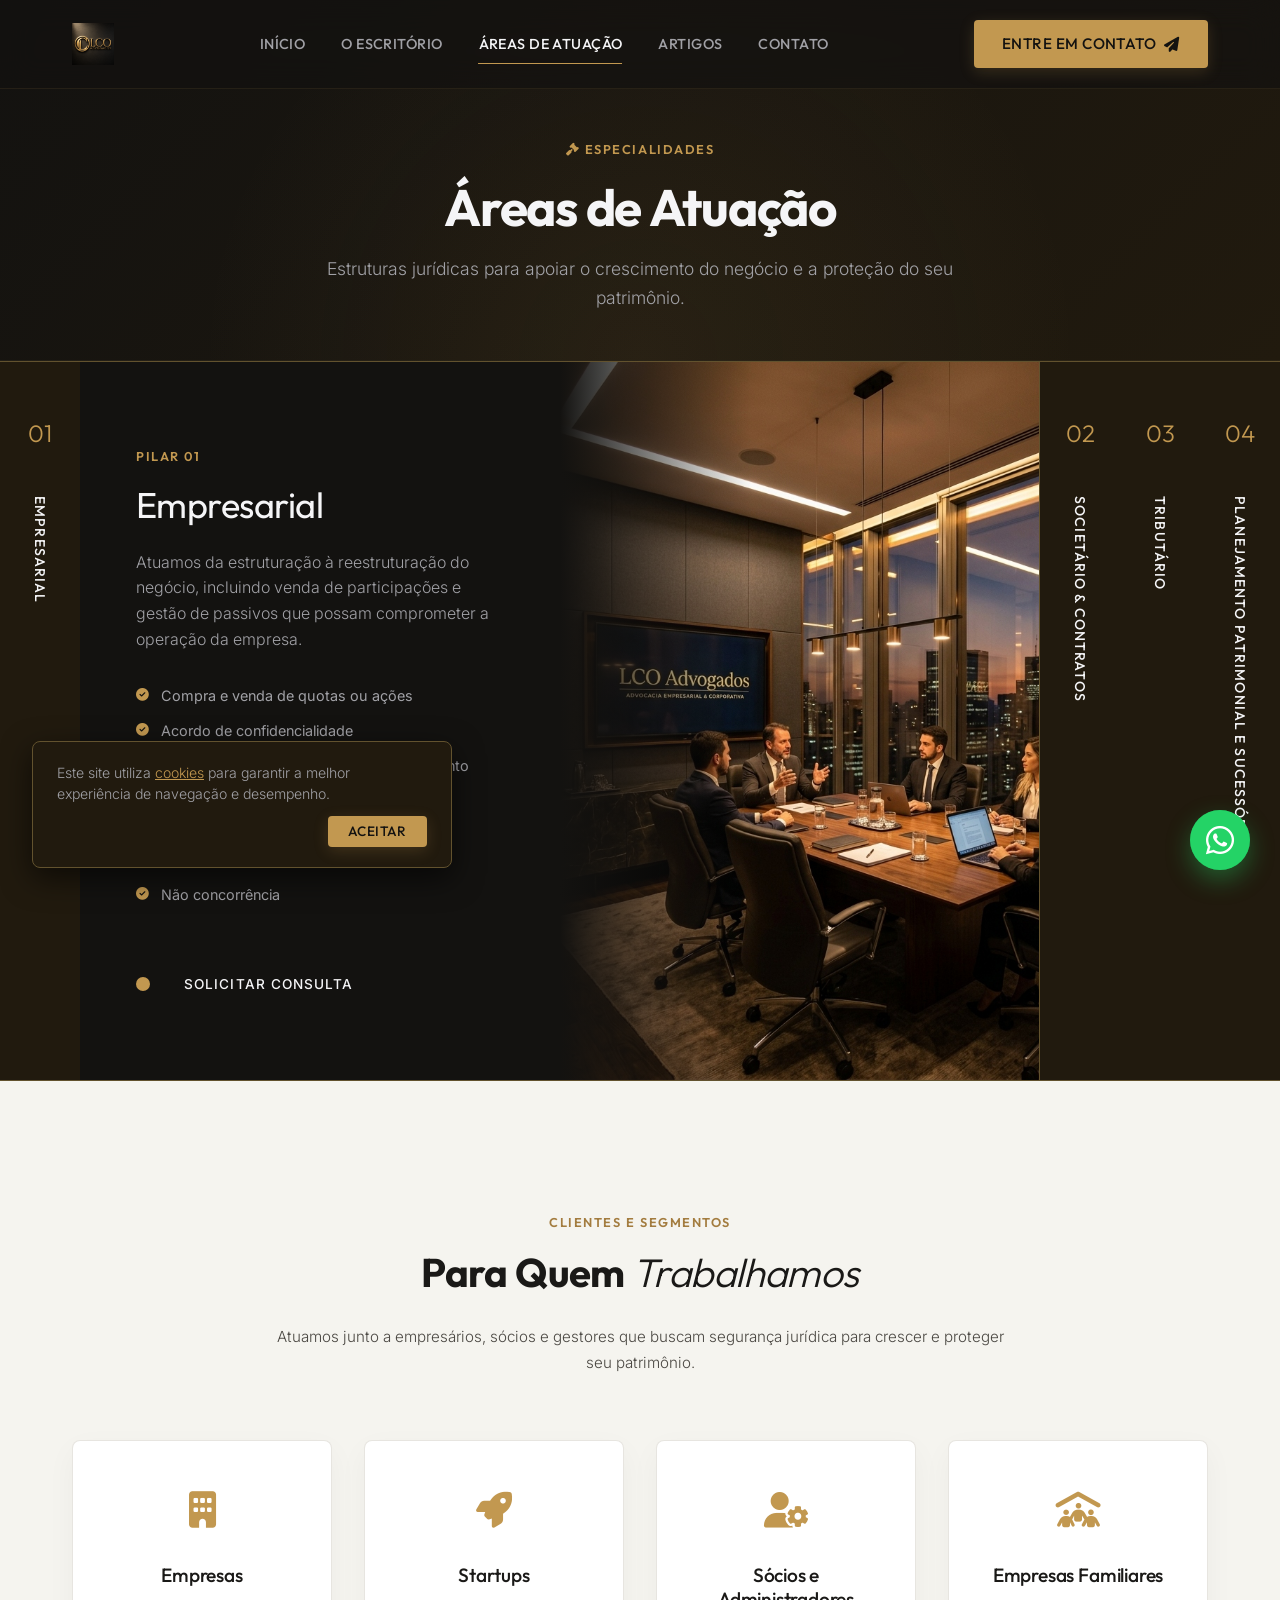
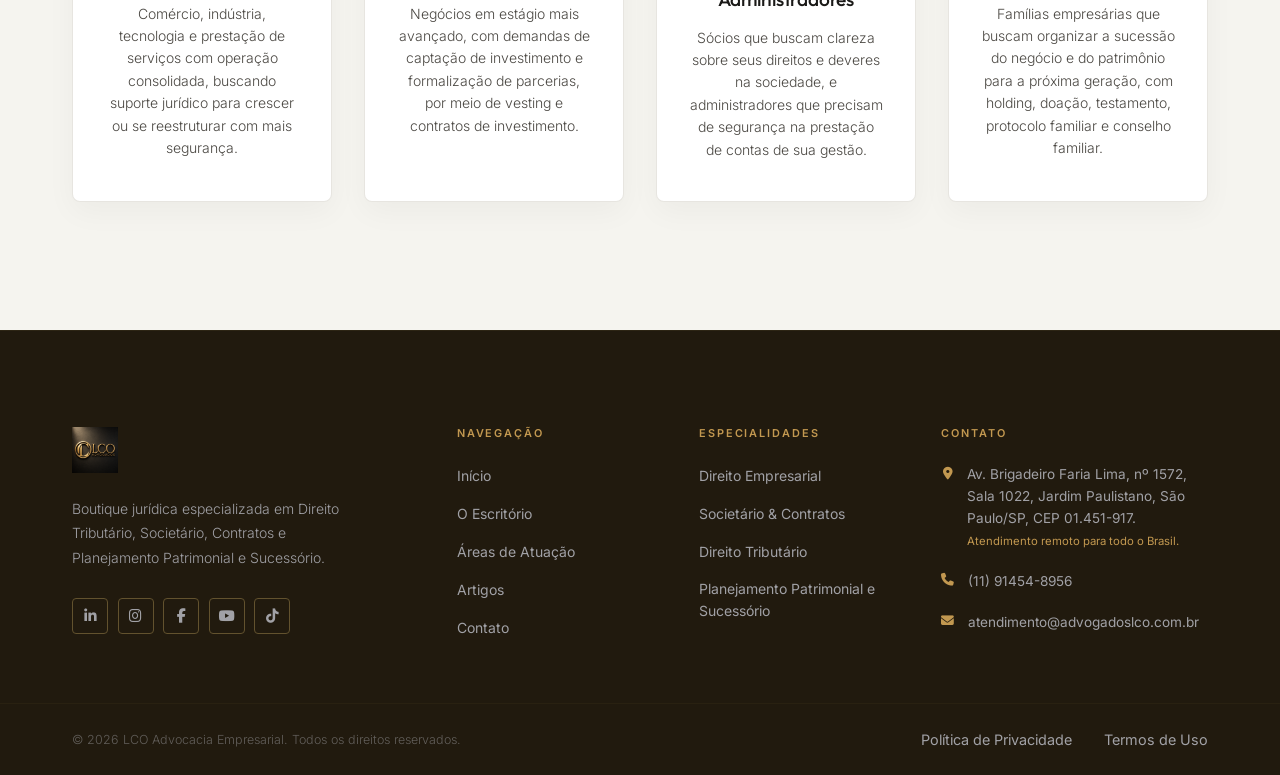
<file: atuacao.html>
<!DOCTYPE html>
<html lang="pt-BR">
<head>
  <meta charset="UTF-8">
  <meta name="viewport" content="width=device-width, initial-scale=1.0">
  <meta name="description" content="Áreas de Atuação - LCO Advocacia Empresarial. Direito Tributário, Societário, Contratos e Planejamento Patrimonial e Sucessório.">
  <title>Áreas de Atuação | LCO Advocacia Empresarial</title>
  
  <!-- Google Fonts: Outfit & Inter -->
  <link rel="preconnect" href="https://fonts.googleapis.com">
  <link rel="preconnect" href="https://fonts.gstatic.com" crossorigin>
  <link href="https://fonts.googleapis.com/css2?family=Outfit:wght@300;400;500;600;700;800&family=Inter:wght@300;400;500;600&display=swap" rel="stylesheet">
  
  <!-- Meta Robots -->
  <meta name="robots" content="index, follow">

  <!-- FontAwesome Icons com SRI -->
  <link rel="stylesheet" href="https://cdnjs.cloudflare.com/ajax/libs/font-awesome/6.4.0/css/all.min.css" integrity="sha384-iw3OoTErCYJJB9mCa8LNS2hbsQ7M3C0EpIsO/H5+EGAkPGc6rk+V8i04oW/K5xq0" crossorigin="anonymous" referrerpolicy="no-referrer" />
  
  <!-- Favicon -->
  <link rel="icon" type="image/png" href="./Imagens/favicon.png">
  <link rel="apple-touch-icon" href="./Imagens/favicon.png">
  
  <!-- SEO: Open Graph, Twitter Cards e Canonical -->
  <meta property="og:type" content="website">
  <meta property="og:url" content="https://www.advogadoslco.com.br/atuacao.html">
  <meta property="og:title" content="Áreas de Atuação | LCO Advocacia Empresarial">
  <meta property="og:description" content="Especialidades jurídicas para apoiar o crescimento do seu negócio e a proteção do seu patrimônio.">
  <meta property="og:image" content="https://www.advogadoslco.com.br/Imagens/lco-3d.png">
  <meta property="og:locale" content="pt_BR">

  <meta name="twitter:card" content="summary_large_image">
  <meta name="twitter:title" content="Áreas de Atuação | LCO Advocacia Empresarial">
  <meta name="twitter:description" content="Especialidades jurídicas para apoiar o crescimento do seu negócio e a proteção do seu patrimônio.">
  <meta name="twitter:image" content="https://www.advogadoslco.com.br/Imagens/lco-3d.png">

  <link rel="canonical" href="https://www.advogadoslco.com.br/atuacao.html">

  <!-- Custom Styles -->
  <link rel="stylesheet" href="style.css?v=20260723">
</head>
<body>

  <!-- Preloader Animado LCO -->
  <div id="preloader" class="preloader">
    <div class="preloader__logo-wrap">
      <div class="preloader__ring preloader__ring--2"></div>
      <div class="preloader__ring preloader__ring--1"></div>
      <img src="./Imagens/favicon.png" alt="LCO Advocacia" class="preloader__logo">
    </div>
    <div class="preloader__bar"></div>
    <p class="preloader__text">LCO Advocacia</p>
  </div>

  <!-- Header Fixo Premium com Barra Topo -->
  <header class="header transparent">
    <div class="header-top">
      <div class="container header-top-container">
        <div class="header-top-info">
          <a href="mailto:atendimento@advogadoslco.com.br"><i class="fa-solid fa-envelope"></i> atendimento@advogadoslco.com.br</a>
          <a href="tel:5511914548956"><i class="fa-solid fa-phone"></i> (11) 91454-8956</a>
        </div>
        <div class="header-top-social">
          <a href="https://www.linkedin.com/in/lu%C3%ADs-fernando-costa-oliveira-b01384b0/" target="_blank" rel="noopener noreferrer" aria-label="LinkedIn"><i class="fa-brands fa-linkedin-in"></i></a>
          <a href="https://www.instagram.com/luisscostaoliveira/" target="_blank" rel="noopener noreferrer" aria-label="Instagram"><i class="fa-brands fa-instagram"></i></a>
          <a href="https://www.facebook.com/profile.php?id=100076399505576" target="_blank" rel="noopener noreferrer" aria-label="Facebook"><i class="fa-brands fa-facebook-f"></i></a>
          <a href="https://www.youtube.com/@luisscostaoliveiraadv" target="_blank" rel="noopener noreferrer" aria-label="YouTube"><i class="fa-brands fa-youtube"></i></a>
          <a href="https://www.tiktok.com/@luisscostaoliveira?_r=1&_t=ZS-9845zfrhObd" target="_blank" rel="noopener noreferrer" aria-label="TikTok"><i class="fa-brands fa-tiktok"></i></a>
        </div>
      </div>
    </div>
    
    <div class="header-main">
      <div class="container header-container">
        <a href="index.html" class="logo-link" aria-label="LCO Advocacia Home">
          <img src="./Imagens/lco-3d.png" alt="LCO Advocacia Empresarial" class="logo-img">
        </a>
        
        <!-- Navegação Principal Multipáginas -->
        <nav class="nav-menu" id="navMenu">
          <a href="index.html" class="nav-link">Início</a>
          <a href="sobre.html" class="nav-link">O Escritório</a>
          <a href="atuacao.html" class="nav-link active">Áreas de Atuação</a>
          <a href="artigos.html" class="nav-link">Artigos</a>
          <a href="contato.html" class="nav-link">Contato</a>
        </nav>
        
        <div class="header-actions">
          <a href="contato.html" class="btn btn-gold btn-nav">
            <span>Entre em Contato</span>
            <i class="fa-solid fa-paper-plane"></i>
          </a>
          
          <!-- Menu Hambúrguer Mobile -->
          <button class="mobile-menu-btn" id="mobileMenuBtn" aria-label="Abrir menu de navegação">
            <span class="hamburger-bar"></span>
            <span class="hamburger-bar"></span>
            <span class="hamburger-bar"></span>
          </button>
        </div>
      </div>
    </div>
  </header>

  <!-- Conteúdo Principal -->
  <main>
    
    <!-- Banner de Página -->
    <section class="page-banner">
      <div class="container">
        <span class="section-badge"><i class="fa-solid fa-gavel"></i> Especialidades</span>
        <h1>Áreas de Atuação</h1>
        <p style="color: var(--text-secondary); max-width: 700px; margin: 1rem auto 0; font-size: 1.1rem; line-height: 1.6;">
          Estruturas jurídicas para apoiar o crescimento do negócio e a proteção do seu patrimônio.
        </p>
      </div>
    </section>

    <!-- Seção de Áreas de Atuação com Painéis Horizontais Deslizantes estilo Hafnia -->
    <section class="subpage-container atuacao-details" style="padding: 0;">
      <div class="panes">
        <div class="panes__wrapper">
          
          <!-- Pilar 1: Empresarial -->
          <div class="panes__item active">
            <button class="panes__vertical-trigger" aria-label="Abrir Empresarial">
              <span class="panes__index">01</span>
              <span class="panes__vertical-title">Empresarial</span>
              <i class="fa-solid fa-chevron-down panes__chevron"></i>
            </button>
            <div class="panes__content-wrapper">
              <div class="panes__text-box">
                <span class="section-badge">Pilar 01</span>
                <h2 class="panes__title">Empresarial</h2>
                <p class="panes__desc">
                  Atuamos da estruturação à reestruturação do negócio, incluindo venda de participações e gestão de passivos que possam comprometer a operação da empresa.
                </p>
                <ul class="panes__list">
                  <li class="panes__list-item"><i class="fa-solid fa-circle-check"></i> Compra e venda de quotas ou ações</li>
                  <li class="panes__list-item"><i class="fa-solid fa-circle-check"></i> Acordo de confidencialidade</li>
                  <li class="panes__list-item"><i class="fa-solid fa-circle-check"></i> Contrato de transferência de estabelecimento empresarial (trespasse)</li>
                  <li class="panes__list-item"><i class="fa-solid fa-circle-check"></i> Due diligence jurídica</li>
                  <li class="panes__list-item"><i class="fa-solid fa-circle-check"></i> Sucessão empresarial</li>
                  <li class="panes__list-item"><i class="fa-solid fa-circle-check"></i> Não concorrência</li>
                </ul>
                <a href="contato.html" class="link-premium">
                  <div class="link-premium__circle-wrap">
                    <span class="link-premium__circle"></span>
                  </div>
                  <span>Solicitar Consulta</span>
                </a>
              </div>
              <div class="panes__media">
                <img src="./Imagens/direito_empresarial_novo.jpg?v=8" alt="Direito Empresarial LCO Advocacia" loading="lazy">
              </div>
            </div>
          </div>

          <!-- Pilar 2: Societário & Contratos -->
          <div class="panes__item">
            <button class="panes__vertical-trigger" aria-label="Abrir Societário & Contratos">
              <span class="panes__index">02</span>
              <span class="panes__vertical-title">Societário & Contratos</span>
              <i class="fa-solid fa-chevron-down panes__chevron"></i>
            </button>
            <div class="panes__content-wrapper">
              <div class="panes__text-box">
                <span class="section-badge">Pilar 02</span>
                <h2 class="panes__title">Societário & <span class="italic">Contratos</span></h2>
                <p class="panes__desc">
                  Cuidamos da constituição da empresa e da relação entre os sócios, e estruturamos também a entrada de colaboradores-chave e investidores no quadro societário, por meio de vesting e contratos de investimento.
                </p>
                <ul class="panes__list">
                  <li class="panes__list-item"><i class="fa-solid fa-circle-check"></i> Contrato social e alterações contratuais</li>
                  <li class="panes__list-item"><i class="fa-solid fa-circle-check"></i> Acordo de sócios</li>
                  <li class="panes__list-item"><i class="fa-solid fa-circle-check"></i> Vesting</li>
                  <li class="panes__list-item"><i class="fa-solid fa-circle-check"></i> Contratos de investimento</li>
                  <li class="panes__list-item"><i class="fa-solid fa-circle-check"></i> Distribuição de dividendos</li>
                  <li class="panes__list-item"><i class="fa-solid fa-circle-check"></i> Resolução de conflitos entre sócios (exclusão de sócio)</li>
                </ul>
                <a href="contato.html" class="link-premium">
                  <div class="link-premium__circle-wrap">
                    <span class="link-premium__circle"></span>
                  </div>
                  <span>Solicitar Consulta</span>
                </a>
              </div>
              <div class="panes__media">
                <img src="./Imagens/societario_contratos.png" alt="Societário & Contratos LCO" loading="lazy">
              </div>
            </div>
          </div>

          <!-- Pilar 3: Tributário -->
          <div class="panes__item">
            <button class="panes__vertical-trigger" aria-label="Abrir Tributário">
              <span class="panes__index">03</span>
              <span class="panes__vertical-title">Tributário</span>
              <i class="fa-solid fa-chevron-down panes__chevron"></i>
            </button>
            <div class="panes__content-wrapper">
              <div class="panes__text-box">
                <span class="section-badge">Pilar 03</span>
                <h2 class="panes__title">Tributário</h2>
                <p class="panes__desc">
                  Estruturamos planejamento tributário sobre a renda, o patrimônio e o consumo, e atuamos na defesa em autos de infração e execuções fiscais federais, estaduais e municipais.
                </p>
                <ul class="panes__list">
                  <li class="panes__list-item"><i class="fa-solid fa-circle-check"></i> Planejamento tributário</li>
                  <li class="panes__list-item"><i class="fa-solid fa-circle-check"></i> Compliance tributário para geração de créditos de IBS/CBS</li>
                  <li class="panes__list-item"><i class="fa-solid fa-circle-check"></i> Recuperação de crédito tributário</li>
                  <li class="panes__list-item"><i class="fa-solid fa-circle-check"></i> Parecer jurídico (legal opinion)</li>
                  <li class="panes__list-item"><i class="fa-solid fa-circle-check"></i> Defesa em auto de infração</li>
                  <li class="panes__list-item"><i class="fa-solid fa-circle-check"></i> Defesa em execução fiscal</li>
                </ul>
                <a href="contato.html" class="link-premium">
                  <div class="link-premium__circle-wrap">
                    <span class="link-premium__circle"></span>
                  </div>
                  <span>Solicitar Consulta</span>
                </a>
              </div>
              <div class="panes__media">
                <img src="./Imagens/direito_tributario.png" alt="Tributário LCO" loading="lazy">
              </div>
            </div>
          </div>

          <!-- Pilar 4: Planejamento Patrimonial e Sucessório -->
          <div class="panes__item">
            <button class="panes__vertical-trigger" aria-label="Abrir Planejamento Patrimonial e Sucessório">
              <span class="panes__index">04</span>
              <span class="panes__vertical-title">Planejamento Patrimonial e Sucessório</span>
              <i class="fa-solid fa-chevron-down panes__chevron"></i>
            </button>
            <div class="panes__content-wrapper">
              <div class="panes__text-box">
                <span class="section-badge">Pilar 04</span>
                <h2 class="panes__title">Planejamento <span class="italic">Patrimonial e Sucessório</span></h2>
                <p class="panes__desc">
                  Organizamos o patrimônio construído ao longo dos anos por meio de holding, doação, testamento e seguro de vida, para prevenir conflitos e reduzir custos na sucessão.
                </p>
                <ul class="panes__list">
                  <li class="panes__list-item"><i class="fa-solid fa-circle-check"></i> Holding</li>
                  <li class="panes__list-item"><i class="fa-solid fa-circle-check"></i> Doação</li>
                  <li class="panes__list-item"><i class="fa-solid fa-circle-check"></i> Testamento</li>
                  <li class="panes__list-item"><i class="fa-solid fa-circle-check"></i> Seguro de vida</li>
                  <li class="panes__list-item"><i class="fa-solid fa-circle-check"></i> Elaboração de protocolo familiar</li>
                  <li class="panes__list-item"><i class="fa-solid fa-circle-check"></i> Estruturação de conselho familiar</li>
                </ul>
                <a href="contato.html" class="link-premium">
                  <div class="link-premium__circle-wrap">
                    <span class="link-premium__circle"></span>
                  </div>
                  <span>Solicitar Consulta</span>
                </a>
              </div>
              <div class="panes__media">
                <img src="./Imagens/planejamento_patrimonial.png" alt="Planejamento Patrimonial LCO" loading="lazy">
              </div>
            </div>
          </div>

        </div>
      </div>
    </section>

    <!-- Seção de Clientes -->
    <section class="clients-section light-section">
      <div class="container">
        <div class="text-center reveal">
          <span class="section-badge">Clientes e Segmentos</span>
          <h2 class="section-title">Para Quem <span class="italic">Trabalhamos</span></h2>
          <p class="specialties-lead" style="margin: 0 auto 4rem; max-width: 750px;">
            Atuamos junto a empresários, sócios e gestores que buscam segurança jurídica para crescer e proteger seu patrimônio.
          </p>
        </div>

        <div class="clients-grid">
          <!-- Perfil 1: Empresas -->
          <div class="client-card reveal">
            <div class="client-icon"><i class="fa-solid fa-building"></i></div>
            <h3>Empresas</h3>
            <p>Comércio, indústria, tecnologia e prestação de serviços com operação consolidada, buscando suporte jurídico para crescer ou se reestruturar com mais segurança.</p>
          </div>

          <!-- Perfil 2: Startups -->
          <div class="client-card reveal delay-100">
            <div class="client-icon"><i class="fa-solid fa-rocket"></i></div>
            <h3>Startups</h3>
            <p>Negócios em estágio mais avançado, com demandas de captação de investimento e formalização de parcerias, por meio de vesting e contratos de investimento.</p>
          </div>

          <!-- Perfil 3: Sócios e Administradores -->
          <div class="client-card reveal delay-200">
            <div class="client-icon"><i class="fa-solid fa-user-gear"></i></div>
            <h3>Sócios e Administradores</h3>
            <p>Sócios que buscam clareza sobre seus direitos e deveres na sociedade, e administradores que precisam de segurança na prestação de contas de sua gestão.</p>
          </div>

          <!-- Perfil 4: Empresas Familiares -->
          <div class="client-card reveal delay-300">
            <div class="client-icon"><i class="fa-solid fa-people-roof"></i></div>
            <h3>Empresas Familiares</h3>
            <p>Famílias empresárias que buscam organizar a sucessão do negócio e do patrimônio para a próxima geração, com holding, doação, testamento, protocolo familiar e conselho familiar.</p>
          </div>
        </div>
      </div>
    </section>

  </main>

  <!-- Botão Flutuante do WhatsApp -->
  <a href="https://wa.me/5511914548956" class="whatsapp-float" target="_blank" rel="noopener noreferrer" aria-label="Falar pelo WhatsApp">
    <div class="whatsapp-float-pulse"></div>
    <i class="fa-brands fa-whatsapp"></i>
  </a>

  <!-- Rodapé Institucional Expandido -->
  <footer class="footer">
    <div class="footer-top">
      <div class="container footer-grid">
        <div class="footer-brand">
          <a href="index.html"><img src="./Imagens/lco-3d.png" alt="LCO Advocacia Empresarial" class="footer-logo"></a>
          <p class="footer-desc">Boutique jurídica especializada em Direito Tributário, Societário, Contratos e Planejamento Patrimonial e Sucessório.</p>
          <div class="footer-social">
            <a href="https://www.linkedin.com/in/lu%C3%ADs-fernando-costa-oliveira-b01384b0/" target="_blank" rel="noopener noreferrer" aria-label="LinkedIn"><i class="fa-brands fa-linkedin-in"></i></a>
            <a href="https://www.instagram.com/luisscostaoliveira/" target="_blank" rel="noopener noreferrer" aria-label="Instagram"><i class="fa-brands fa-instagram"></i></a>
            <a href="https://www.facebook.com/profile.php?id=100076399505576" target="_blank" rel="noopener noreferrer" aria-label="Facebook"><i class="fa-brands fa-facebook-f"></i></a>
            <a href="https://www.youtube.com/@luisscostaoliveiraadv" target="_blank" rel="noopener noreferrer" aria-label="YouTube"><i class="fa-brands fa-youtube"></i></a>
            <a href="https://www.tiktok.com/@luisscostaoliveira?_r=1&_t=ZS-9845zfrhObd" target="_blank" rel="noopener noreferrer" aria-label="TikTok"><i class="fa-brands fa-tiktok"></i></a>
          </div>
        </div>
        <div class="footer-nav">
          <h4 class="footer-heading">Navegação</h4>
          <ul>
            <li><a href="index.html">Início</a></li>
            <li><a href="sobre.html">O Escritório</a></li>
            <li><a href="atuacao.html">Áreas de Atuação</a></li>
            <li><a href="artigos.html">Artigos</a></li>
            <li><a href="contato.html">Contato</a></li>
          </ul>
        </div>
        <div class="footer-nav">
          <h4 class="footer-heading">Especialidades</h4>
          <ul>
            <li><a href="atuacao.html?pilar=1">Direito Empresarial</a></li>
            <li><a href="atuacao.html?pilar=2">Societário &amp; Contratos</a></li>
            <li><a href="atuacao.html?pilar=3">Direito Tributário</a></li>
            <li><a href="atuacao.html?pilar=4">Planejamento Patrimonial e Sucessório</a></li>
          </ul>
        </div>
        <div class="footer-contact-col">
          <h4 class="footer-heading">Contato</h4>
          <div class="footer-contact-items">
            <div class="footer-contact-item">
              <a href="https://share.google/VmgYxRwQ8qAa0icxp" target="_blank" rel="noopener noreferrer" style="color: inherit; text-decoration: none; display: flex; align-items: flex-start; gap: 0.75rem;">
                <i class="fa-solid fa-location-dot" style="margin-top: 0.25rem;"></i>
                <span>Av. Brigadeiro Faria Lima, nº 1572, Sala 1022, Jardim Paulistano, São Paulo/SP, CEP 01.451-917.<br><small style="color: var(--color-gold);">Atendimento remoto para todo o Brasil.</small></span>
              </a>
            </div>
            <div class="footer-contact-item">
              <i class="fa-solid fa-phone"></i>
              <a href="tel:5511914548956">(11) 91454-8956</a>
            </div>
            <div class="footer-contact-item">
              <i class="fa-solid fa-envelope"></i>
              <a href="mailto:atendimento@advogadoslco.com.br">atendimento@advogadoslco.com.br</a>
            </div>
          </div>
        </div>
      </div>
    </div>
    <div class="footer-bottom">
      <div class="container footer-bottom-container">
        <p>&copy; 2026 LCO Advocacia Empresarial. Todos os direitos reservados.</p>
        <div class="footer-links">
          <a href="privacidade.html">Política de Privacidade</a>
          <a href="termos.html">Termos de Uso</a>
        </div>
      </div>
    </div>
  </footer>

  <!-- Custom Script -->
  <script src="script.js?v=20260723" defer></script>
</body>
</html>
</file>
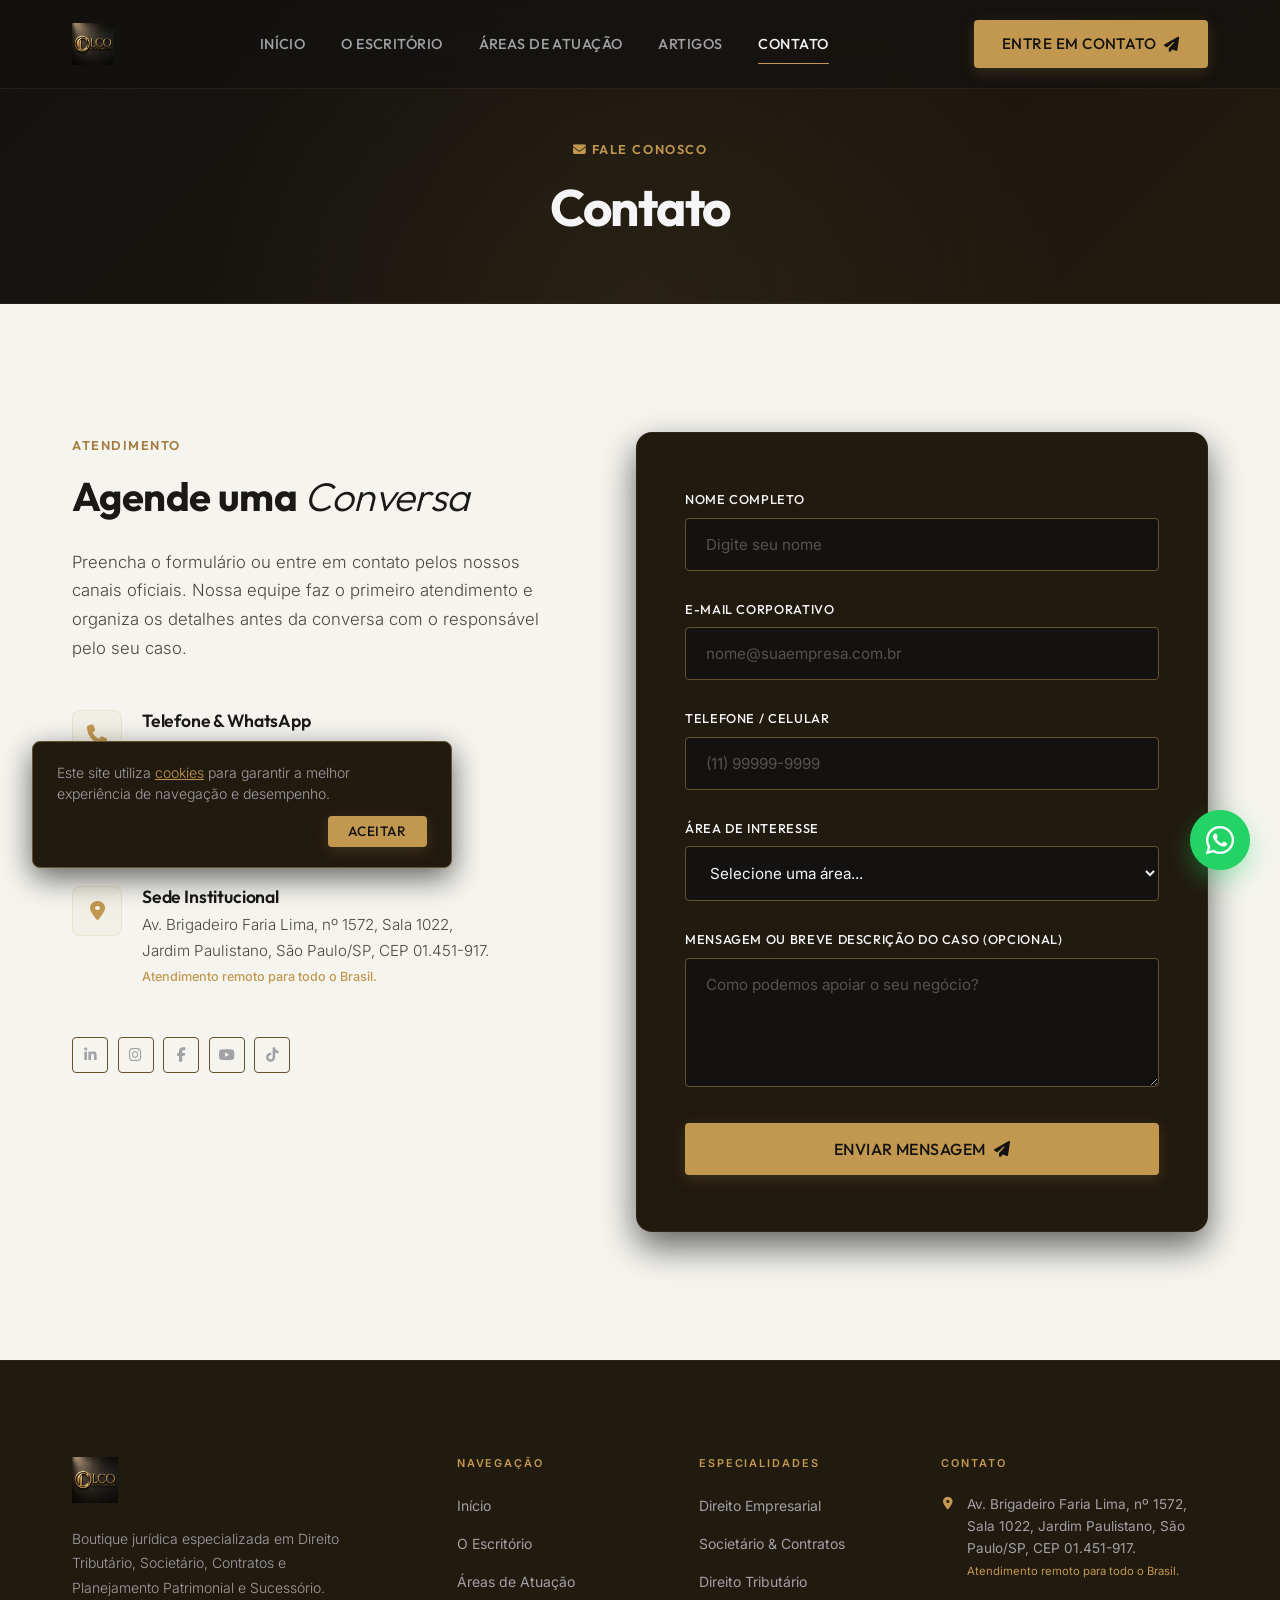
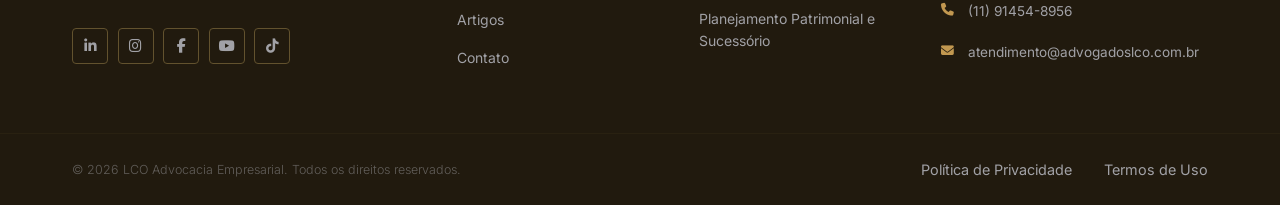
<file: contato.html>
<!DOCTYPE html>
<html lang="pt-BR">
<head>
  <meta charset="UTF-8">
  <meta name="viewport" content="width=device-width, initial-scale=1.0">
  <meta name="description" content="Entre em contato com a LCO Advocacia Empresarial. Agende uma conversa estratégica com nossos sócios especialistas em São Paulo/SP ou atendimento remoto.">
  <title>Contato | LCO Advocacia Empresarial</title>
  
  <!-- Google Fonts: Outfit & Inter -->
  <link rel="preconnect" href="https://fonts.googleapis.com">
  <link rel="preconnect" href="https://fonts.gstatic.com" crossorigin>
  <link href="https://fonts.googleapis.com/css2?family=Outfit:wght@300;400;500;600;700;800&family=Inter:wght@300;400;500;600&display=swap" rel="stylesheet">
  
  <!-- Meta Robots -->
  <meta name="robots" content="index, follow">

  <!-- FontAwesome Icons com SRI -->
  <link rel="stylesheet" href="https://cdnjs.cloudflare.com/ajax/libs/font-awesome/6.4.0/css/all.min.css" integrity="sha384-iw3OoTErCYJJB9mCa8LNS2hbsQ7M3C0EpIsO/H5+EGAkPGc6rk+V8i04oW/K5xq0" crossorigin="anonymous" referrerpolicy="no-referrer" />
  
  <!-- Favicon -->
  <link rel="icon" type="image/png" href="./Imagens/favicon.png">
  <link rel="apple-touch-icon" href="./Imagens/favicon.png">
  
  <!-- SEO: Open Graph, Twitter Cards e Canonical -->
  <meta property="og:type" content="website">
  <meta property="og:url" content="https://www.advogadoslco.com.br/contato.html">
  <meta property="og:title" content="Contato | LCO Advocacia Empresarial">
  <meta property="og:description" content="Agende uma conversa estratégica com nossos sócios especialistas em Direito Tributário, Societário e Planejamento Patrimonial.">
  <meta property="og:image" content="https://www.advogadoslco.com.br/Imagens/lco-3d.png">
  <meta property="og:locale" content="pt_BR">

  <meta name="twitter:card" content="summary_large_image">
  <meta name="twitter:title" content="Contato | LCO Advocacia Empresarial">
  <meta name="twitter:description" content="Agende uma conversa estratégica com nossos sócios especialistas em Direito Tributário, Societário e Planejamento Patrimonial.">
  <meta name="twitter:image" content="https://www.advogadoslco.com.br/Imagens/lco-3d.png">

  <link rel="canonical" href="https://www.advogadoslco.com.br/contato.html">

  <!-- Custom Styles -->
  <link rel="stylesheet" href="style.css?v=20260723">
</head>
<body>

  <!-- Preloader Animado LCO -->
  <div id="preloader" class="preloader">
    <div class="preloader__logo-wrap">
      <div class="preloader__ring preloader__ring--2"></div>
      <div class="preloader__ring preloader__ring--1"></div>
      <img src="./Imagens/favicon.png" alt="LCO Advocacia" class="preloader__logo">
    </div>
    <div class="preloader__bar"></div>
    <p class="preloader__text">LCO Advocacia</p>
  </div>

  <!-- Header Fixo Premium com Barra Topo -->
  <header class="header transparent">
    <div class="header-top">
      <div class="container header-top-container">
        <div class="header-top-info">
          <a href="mailto:atendimento@advogadoslco.com.br"><i class="fa-solid fa-envelope"></i> atendimento@advogadoslco.com.br</a>
          <a href="tel:5511914548956"><i class="fa-solid fa-phone"></i> (11) 91454-8956</a>
        </div>
        <div class="header-top-social">
          <a href="https://www.linkedin.com/in/lu%C3%ADs-fernando-costa-oliveira-b01384b0/" target="_blank" rel="noopener noreferrer" aria-label="LinkedIn"><i class="fa-brands fa-linkedin-in"></i></a>
          <a href="https://www.instagram.com/luisscostaoliveira/" target="_blank" rel="noopener noreferrer" aria-label="Instagram"><i class="fa-brands fa-instagram"></i></a>
          <a href="https://www.facebook.com/profile.php?id=100076399505576" target="_blank" rel="noopener noreferrer" aria-label="Facebook"><i class="fa-brands fa-facebook-f"></i></a>
          <a href="https://www.youtube.com/@luisscostaoliveiraadv" target="_blank" rel="noopener noreferrer" aria-label="YouTube"><i class="fa-brands fa-youtube"></i></a>
          <a href="https://www.tiktok.com/@luisscostaoliveira?_r=1&_t=ZS-9845zfrhObd" target="_blank" rel="noopener noreferrer" aria-label="TikTok"><i class="fa-brands fa-tiktok"></i></a>
        </div>
      </div>
    </div>
    
    <div class="header-main">
      <div class="container header-container">
        <a href="index.html" class="logo-link" aria-label="LCO Advocacia Home">
          <img src="./Imagens/lco-3d.png" alt="LCO Advocacia Empresarial" class="logo-img">
        </a>
        
        <!-- Navegação Principal Multipáginas -->
        <nav class="nav-menu" id="navMenu">
          <a href="index.html" class="nav-link">Início</a>
          <a href="sobre.html" class="nav-link">O Escritório</a>
          <a href="atuacao.html" class="nav-link">Áreas de Atuação</a>
          <a href="artigos.html" class="nav-link">Artigos</a>
          <a href="contato.html" class="nav-link active">Contato</a>
        </nav>
        
        <div class="header-actions">
          <a href="contato.html" class="btn btn-gold btn-nav">
            <span>Entre em Contato</span>
            <i class="fa-solid fa-paper-plane"></i>
          </a>
          
          <!-- Menu Hambúrguer Mobile -->
          <button class="mobile-menu-btn" id="mobileMenuBtn" aria-label="Abrir menu de navegação">
            <span class="hamburger-bar"></span>
            <span class="hamburger-bar"></span>
            <span class="hamburger-bar"></span>
          </button>
        </div>
      </div>
    </div>
  </header>

  <!-- Conteúdo Principal -->
  <main>
    
    <!-- Banner de Página -->
    <section class="page-banner">
      <div class="container">
        <span class="section-badge"><i class="fa-solid fa-envelope"></i> Fale Conosco</span>
        <h1>Contato</h1>
      </div>
    </section>

    <!-- Seção de Contato -->
    <section class="subpage-container light-section">
      <div class="container">
        <div class="contact-grid">
          
          <!-- Lado Esquerdo: Dados de Contato -->
          <div class="reveal">
            <span class="section-badge">Atendimento</span>
            <h2 class="section-title">Agende uma <span class="italic">Conversa</span></h2>
            <p style="font-size: 1.05rem; line-height: 1.7; margin-bottom: 2rem;">
              Preencha o formulário ou entre em contato pelos nossos canais oficiais. Nossa equipe faz o primeiro atendimento e organiza os detalhes antes da conversa com o responsável pelo seu caso.
            </p>
            
            <div class="info-items">
              <!-- Telefone & WhatsApp -->
              <a href="https://wa.me/5511914548956" target="_blank" rel="noopener noreferrer" class="info-item-link" aria-label="Falar pelo WhatsApp ou Telefone">
                <div class="info-item">
                  <div class="info-icon"><i class="fa-solid fa-phone"></i></div>
                  <div class="info-text">
                    <h3>Telefone &amp; WhatsApp</h3>
                    <p>(11) 91454-8956</p>
                  </div>
                </div>
              </a>
              
              <!-- E-mail -->
              <a href="mailto:atendimento@advogadoslco.com.br" class="info-item-link" aria-label="Enviar E-mail">
                <div class="info-item">
                  <div class="info-icon"><i class="fa-solid fa-envelope"></i></div>
                  <div class="info-text">
                    <h3>E-mail</h3>
                    <p>atendimento@advogadoslco.com.br</p>
                  </div>
                </div>
              </a>
              
              <!-- Endereço Google Meu Negócio -->
              <a href="https://share.google/VmgYxRwQ8qAa0icxp" target="_blank" rel="noopener noreferrer" class="info-item-link" aria-label="Ver Localização no Google Maps">
                <div class="info-item">
                  <div class="info-icon"><i class="fa-solid fa-location-dot"></i></div>
                  <div class="info-text">
                    <h3>Sede Institucional</h3>
                    <p>Av. Brigadeiro Faria Lima, nº 1572, Sala 1022,<br>Jardim Paulistano, São Paulo/SP, CEP 01.451-917.<br><small style="color: var(--color-gold); font-weight: 500;">Atendimento remoto para todo o Brasil.</small></p>
                  </div>
                </div>
              </a>
            </div>

            <div class="footer-social" style="margin-top: 2rem;">
              <a href="https://www.linkedin.com/in/lu%C3%ADs-fernando-costa-oliveira-b01384b0/" target="_blank" rel="noopener noreferrer" aria-label="LinkedIn"><i class="fa-brands fa-linkedin-in"></i></a>
              <a href="https://www.instagram.com/luisscostaoliveira/" target="_blank" rel="noopener noreferrer" aria-label="Instagram"><i class="fa-brands fa-instagram"></i></a>
              <a href="https://www.facebook.com/profile.php?id=100076399505576" target="_blank" rel="noopener noreferrer" aria-label="Facebook"><i class="fa-brands fa-facebook-f"></i></a>
              <a href="https://www.youtube.com/@luisscostaoliveiraadv" target="_blank" rel="noopener noreferrer" aria-label="YouTube"><i class="fa-brands fa-youtube"></i></a>
              <a href="https://www.tiktok.com/@luisscostaoliveira?_r=1&_t=ZS-9845zfrhObd" target="_blank" rel="noopener noreferrer" aria-label="TikTok"><i class="fa-brands fa-tiktok"></i></a>
            </div>
          </div>

          <!-- Lado Direito: Formulário Moderno -->
          <div class="contact-form-wrapper reveal delay-200">
            <form id="contactForm" class="contact-form" action="#" method="POST" novalidate>
              <div class="form-group">
                <label for="name">Nome Completo</label>
                <input type="text" id="name" name="name" placeholder="Digite seu nome" required>
              </div>
              
              <div class="form-group">
                <label for="email">E-mail Corporativo</label>
                <input type="email" id="email" name="email" placeholder="nome@suaempresa.com.br" required>
              </div>

              <div class="form-group">
                <label for="phone">Telefone / Celular</label>
                <input type="tel" id="phone" name="phone" placeholder="(11) 99999-9999" required>
              </div>

              <div class="form-group">
                <label for="area">Área de Interesse</label>
                <select id="area" name="area" required>
                  <option value="" disabled selected>Selecione uma área...</option>
                  <option value="empresarial">Direito Empresarial</option>
                  <option value="societario">Direito Societário & Contratual</option>
                  <option value="tributario">Direito Tributário</option>
                  <option value="patrimonial">Planejamento Patrimonial e Sucessório</option>
                </select>
              </div>

              <div class="form-group">
                <label for="message">Mensagem ou Breve Descrição do Caso (opcional)</label>
                <textarea id="message" name="message" rows="5" placeholder="Como podemos apoiar o seu negócio?"></textarea>
              </div>

              <!-- Honeypot Anti-Spam (campo invisível para humanos, preenchido por bots) -->
              <div class="form-group" style="position:absolute;left:-9999px;top:-9999px;opacity:0;height:0;width:0;overflow:hidden;" aria-hidden="true" tabindex="-1">
                <label for="website">Website</label>
                <input type="text" id="website" name="website" autocomplete="off" tabindex="-1">
              </div>

              <button type="submit" class="btn btn-gold btn-large">
                <span>Enviar Mensagem</span>
                <i class="fa-solid fa-paper-plane"></i>
              </button>
            </form>
          </div>

        </div>
      </div>
    </section>

  </main>

  <!-- Botão Flutuante do WhatsApp -->
  <a href="https://wa.me/5511914548956" class="whatsapp-float" target="_blank" rel="noopener noreferrer" aria-label="Falar pelo WhatsApp">
    <div class="whatsapp-float-pulse"></div>
    <i class="fa-brands fa-whatsapp"></i>
  </a>

  <!-- Rodapé Institucional Expandido -->
  <footer class="footer">
    <div class="footer-top">
      <div class="container footer-grid">
        <div class="footer-brand">
          <a href="index.html"><img src="./Imagens/lco-3d.png" alt="LCO Advocacia Empresarial" class="footer-logo"></a>
          <p class="footer-desc">Boutique jurídica especializada em Direito Tributário, Societário, Contratos e Planejamento Patrimonial e Sucessório.</p>
          <div class="footer-social">
            <a href="https://www.linkedin.com/in/lu%C3%ADs-fernando-costa-oliveira-b01384b0/" target="_blank" rel="noopener noreferrer" aria-label="LinkedIn"><i class="fa-brands fa-linkedin-in"></i></a>
            <a href="https://www.instagram.com/luisscostaoliveira/" target="_blank" rel="noopener noreferrer" aria-label="Instagram"><i class="fa-brands fa-instagram"></i></a>
            <a href="https://www.facebook.com/profile.php?id=100076399505576" target="_blank" rel="noopener noreferrer" aria-label="Facebook"><i class="fa-brands fa-facebook-f"></i></a>
            <a href="https://www.youtube.com/@luisscostaoliveiraadv" target="_blank" rel="noopener noreferrer" aria-label="YouTube"><i class="fa-brands fa-youtube"></i></a>
            <a href="https://www.tiktok.com/@luisscostaoliveira?_r=1&_t=ZS-9845zfrhObd" target="_blank" rel="noopener noreferrer" aria-label="TikTok"><i class="fa-brands fa-tiktok"></i></a>
          </div>
        </div>
        <div class="footer-nav">
          <h4 class="footer-heading">Navegação</h4>
          <ul>
            <li><a href="index.html">Início</a></li>
            <li><a href="sobre.html">O Escritório</a></li>
            <li><a href="atuacao.html">Áreas de Atuação</a></li>
            <li><a href="artigos.html">Artigos</a></li>
            <li><a href="contato.html">Contato</a></li>
          </ul>
        </div>
        <div class="footer-nav">
          <h4 class="footer-heading">Especialidades</h4>
          <ul>
            <li><a href="atuacao.html?pilar=1">Direito Empresarial</a></li>
            <li><a href="atuacao.html?pilar=2">Societário &amp; Contratos</a></li>
            <li><a href="atuacao.html?pilar=3">Direito Tributário</a></li>
            <li><a href="atuacao.html?pilar=4">Planejamento Patrimonial e Sucessório</a></li>
          </ul>
        </div>
        <div class="footer-contact-col">
          <h4 class="footer-heading">Contato</h4>
          <div class="footer-contact-items">
            <div class="footer-contact-item">
              <a href="https://share.google/VmgYxRwQ8qAa0icxp" target="_blank" rel="noopener noreferrer" style="color: inherit; text-decoration: none; display: flex; align-items: flex-start; gap: 0.75rem;">
                <i class="fa-solid fa-location-dot" style="margin-top: 0.25rem;"></i>
                <span>Av. Brigadeiro Faria Lima, nº 1572, Sala 1022, Jardim Paulistano, São Paulo/SP, CEP 01.451-917.<br><small style="color: var(--color-gold);">Atendimento remoto para todo o Brasil.</small></span>
              </a>
            </div>
            <div class="footer-contact-item">
              <i class="fa-solid fa-phone"></i>
              <a href="tel:5511914548956">(11) 91454-8956</a>
            </div>
            <div class="footer-contact-item">
              <i class="fa-solid fa-envelope"></i>
              <a href="mailto:atendimento@advogadoslco.com.br">atendimento@advogadoslco.com.br</a>
            </div>
          </div>
        </div>
      </div>
    </div>
    <div class="footer-bottom">
      <div class="container footer-bottom-container">
        <p>&copy; 2026 LCO Advocacia Empresarial. Todos os direitos reservados.</p>
        <div class="footer-links">
          <a href="privacidade.html">Política de Privacidade</a>
          <a href="termos.html">Termos de Uso</a>
        </div>
      </div>
    </div>
  </footer>

  <!-- Overlay de Carregamento e Sucesso do Redirecionamento -->
  <div id="submitOverlay" class="submit-overlay">
    <div class="submit-overlay-card">
      <div class="submit-spinner"></div>
      <div class="submit-message">
        <h3>Enviando Mensagem</h3>
        <p>Você está sendo redirecionado para o WhatsApp exclusivo da LCO Advocacia.</p>
      </div>
    </div>
  </div>

  <!-- Custom Script -->
  <script src="script.js?v=20260723" defer></script>
</body>
</html>
</file>
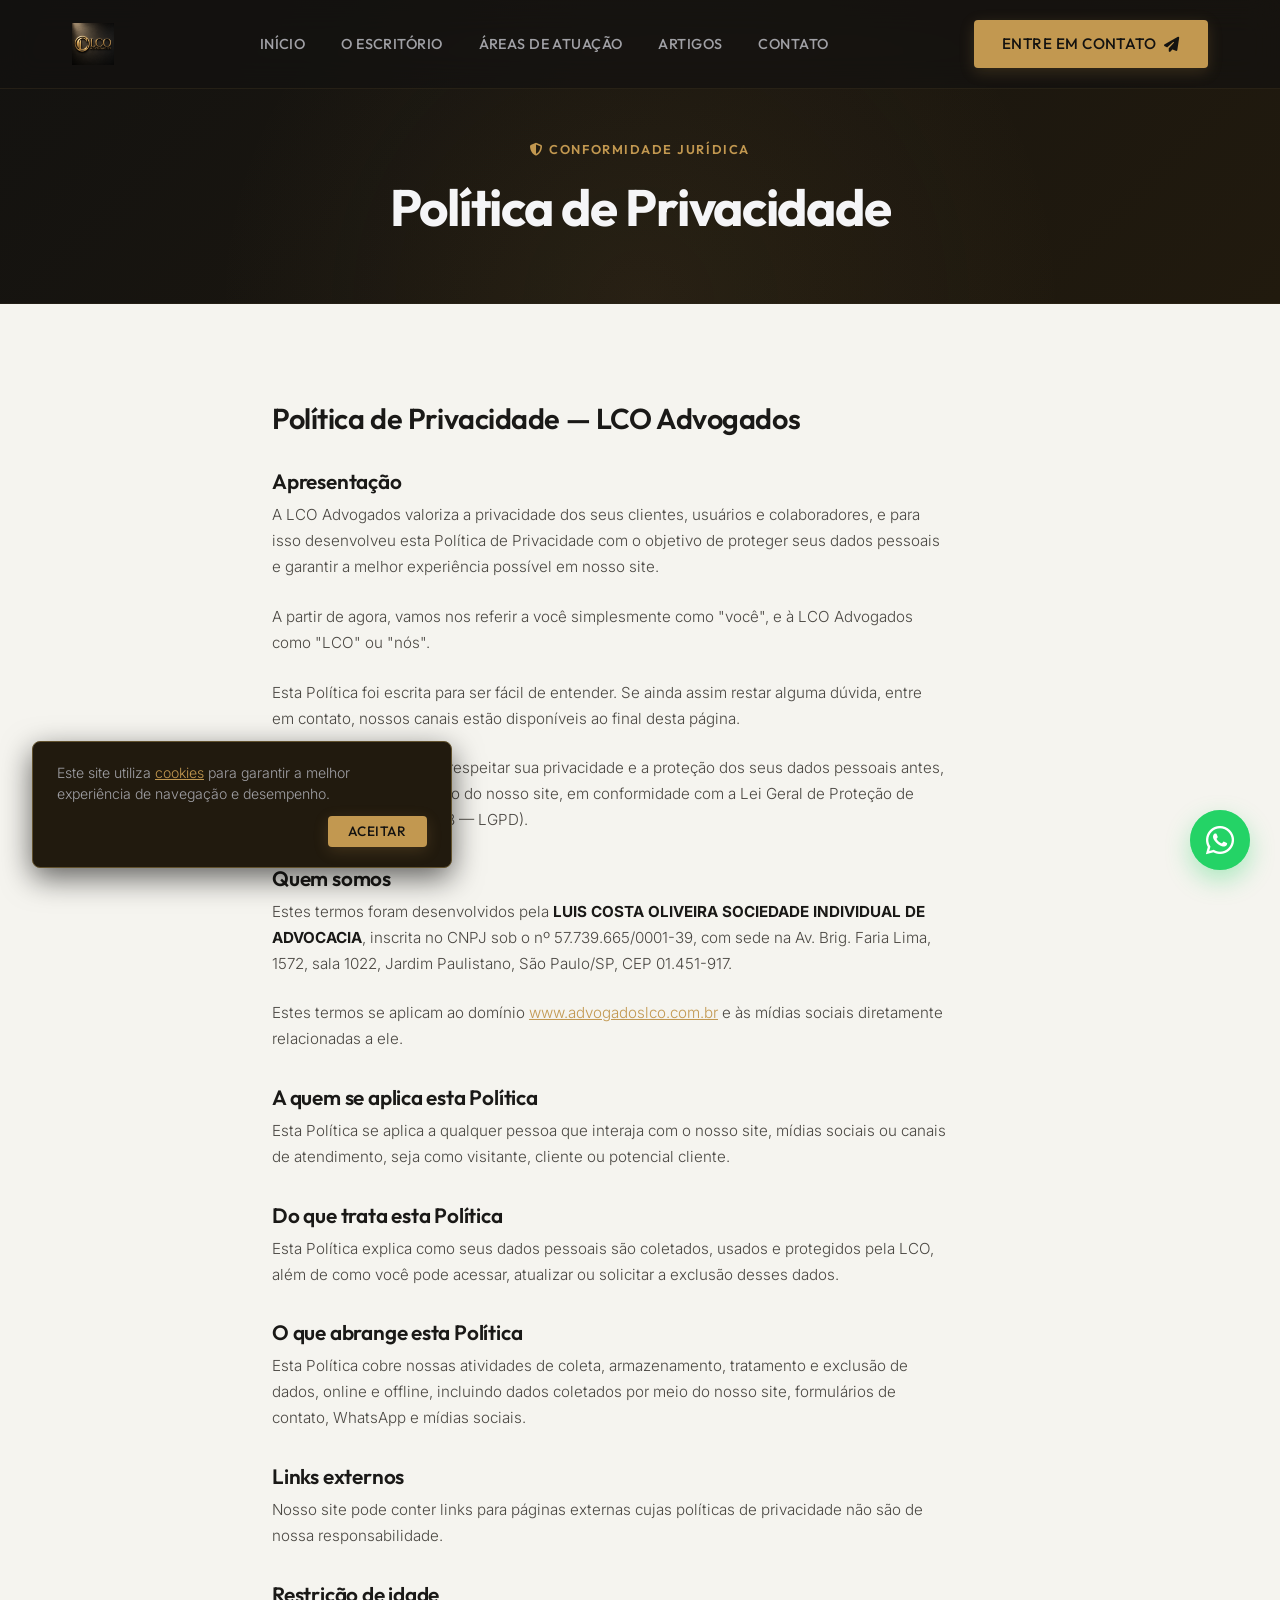
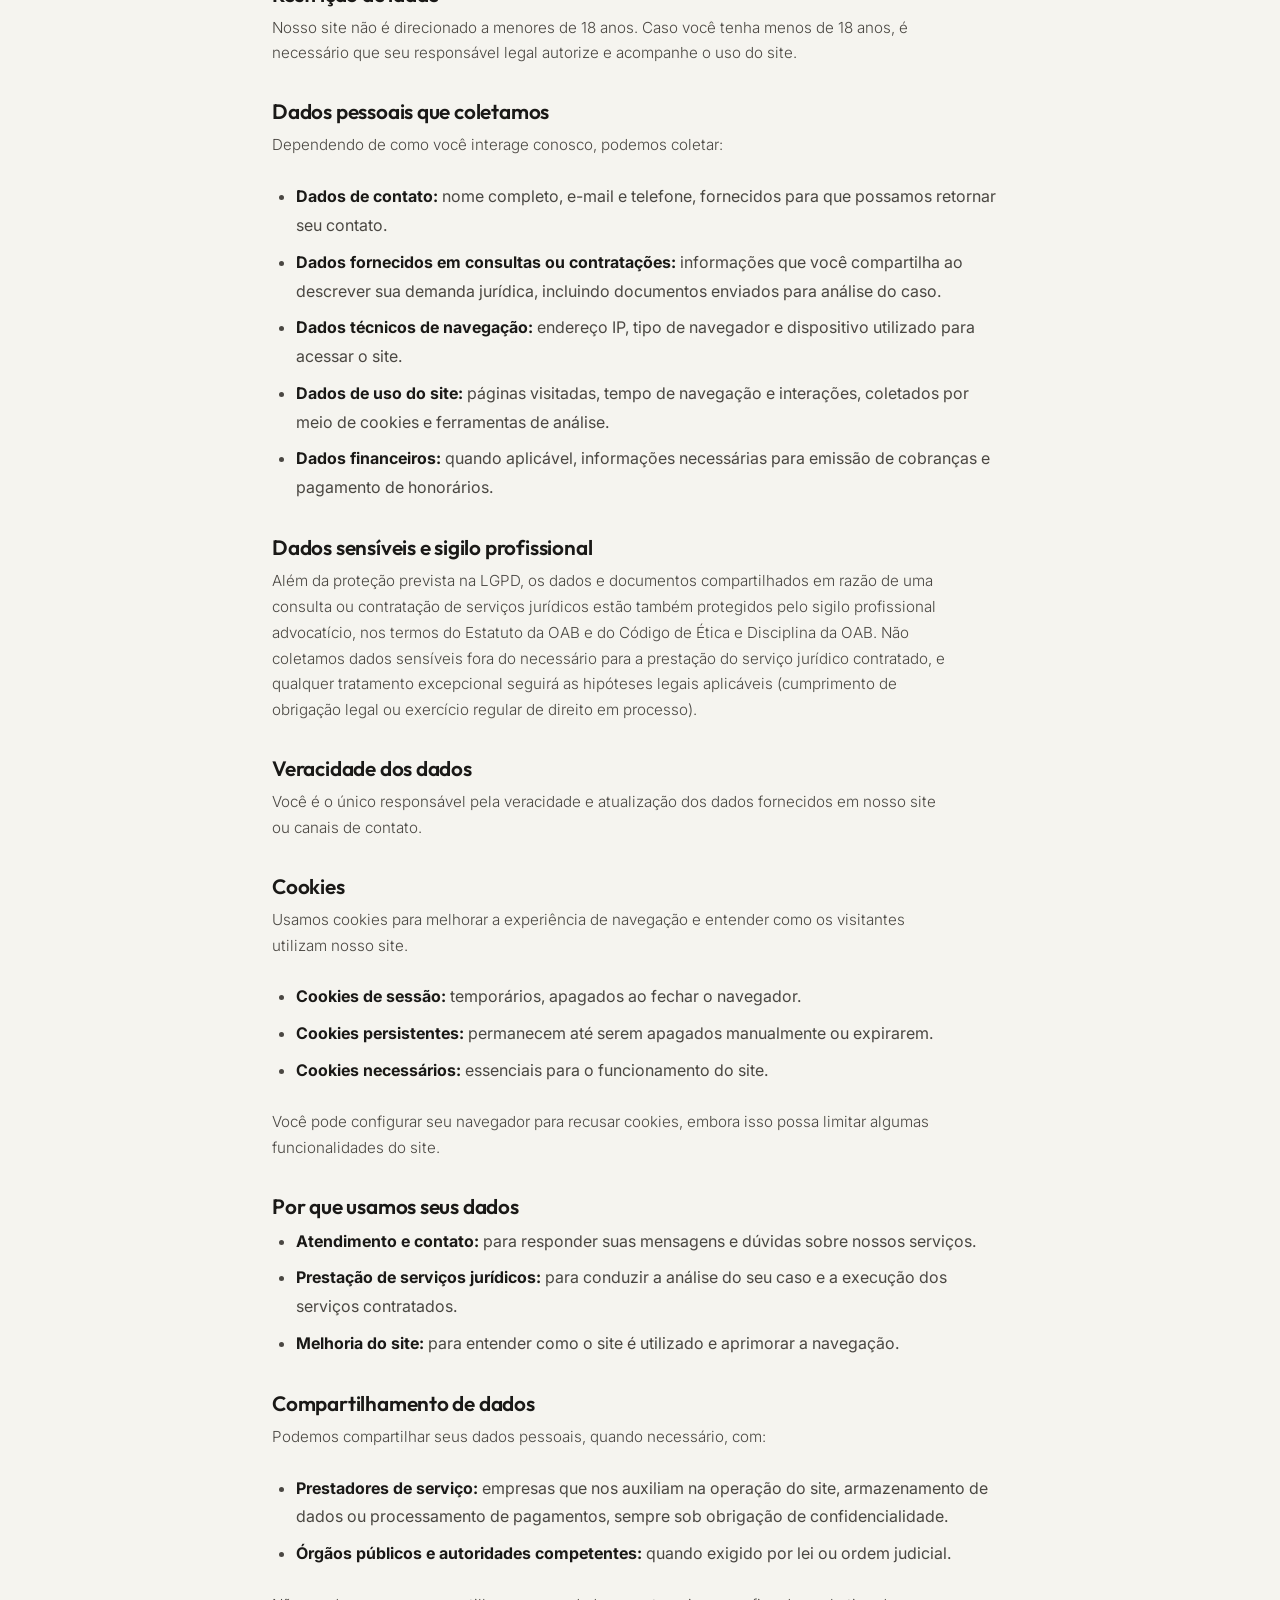
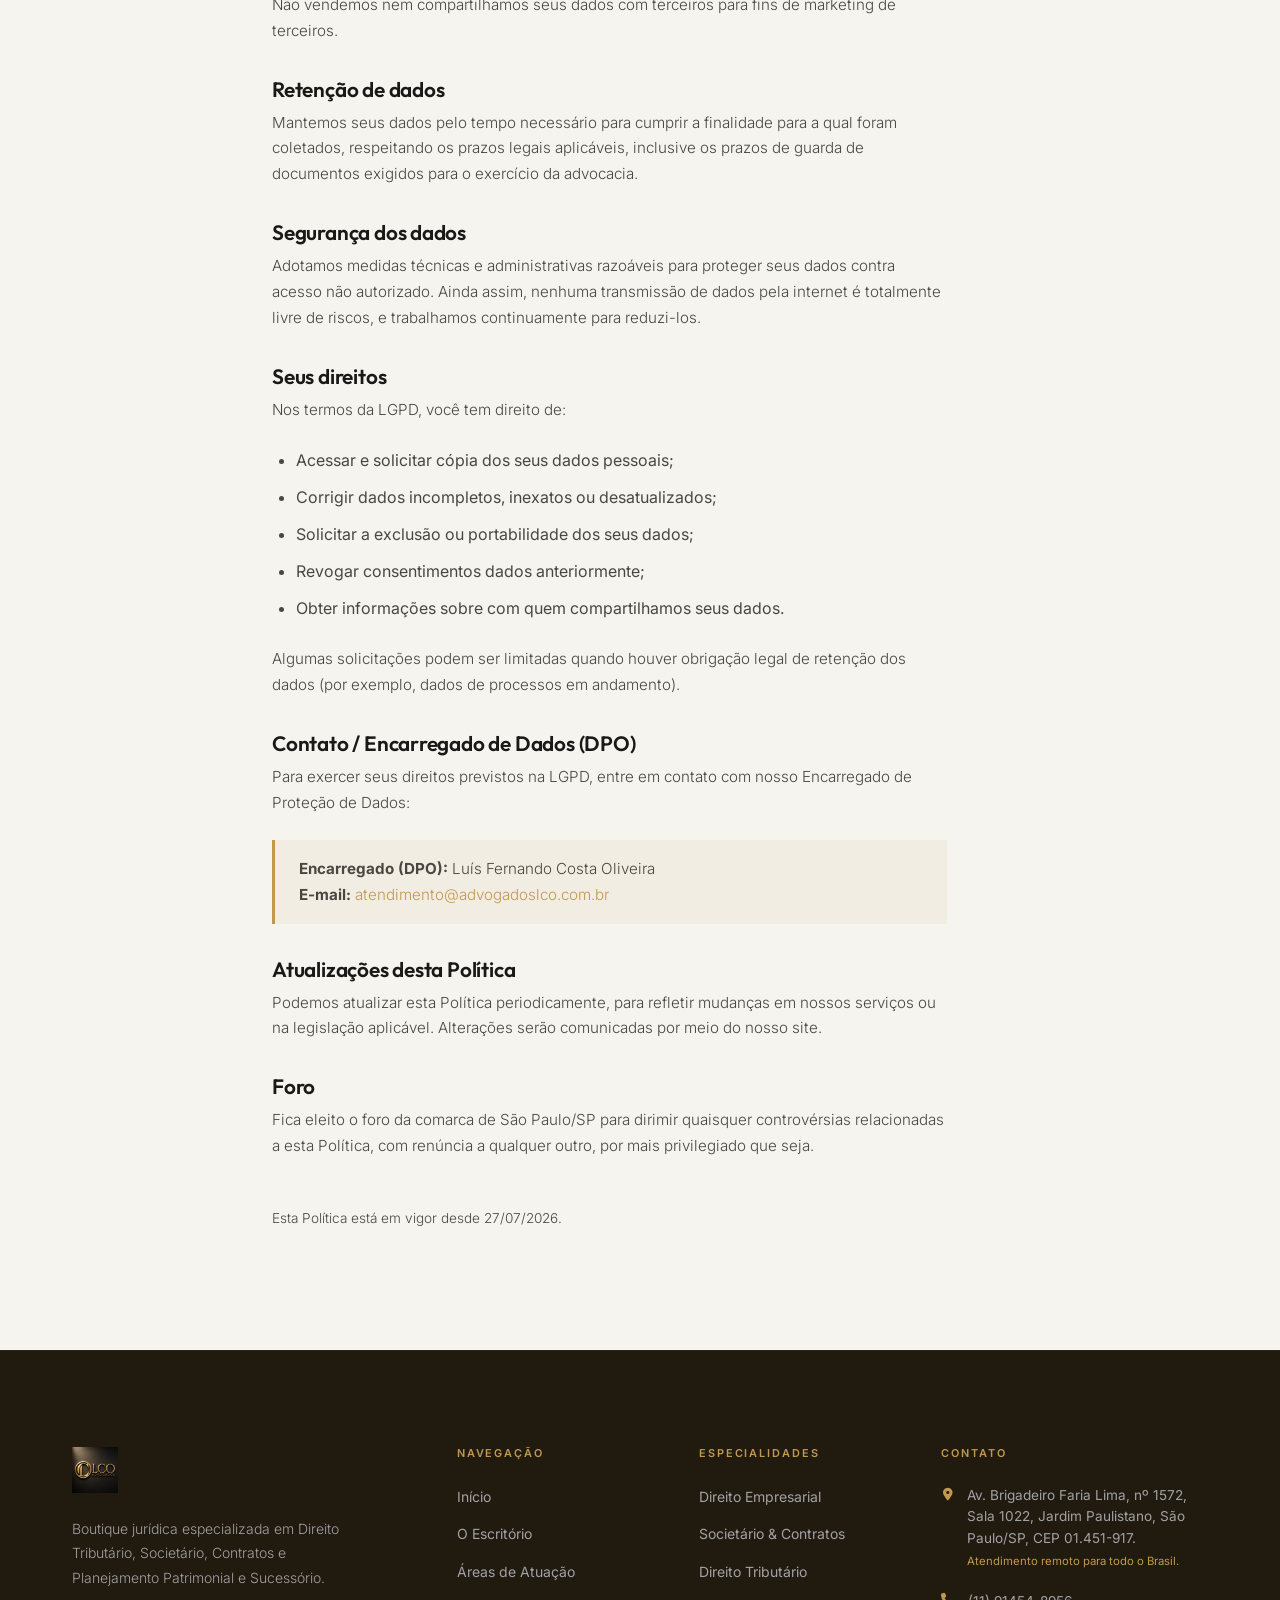
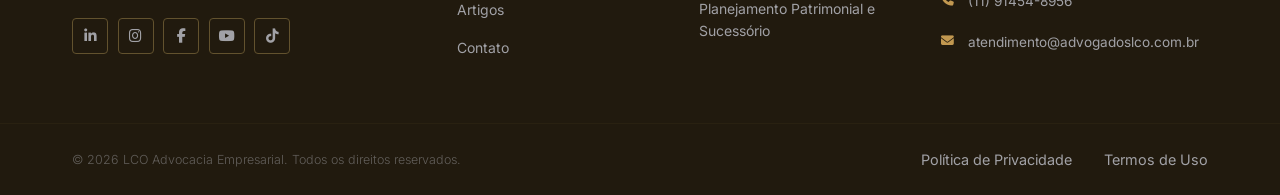
<file: privacidade.html>
<!DOCTYPE html>
<html lang="pt-BR">
<head>
  <meta charset="UTF-8">
  <meta name="viewport" content="width=device-width, initial-scale=1.0">
  <meta name="description" content="Política de Privacidade - LCO Advocacia Empresarial. Saiba como coletamos, protegemos e tratamos seus dados pessoais de acordo com a LGPD.">
  <title>Política de Privacidade | LCO Advocacia Empresarial</title>
  
  <!-- Google Fonts: Outfit & Inter -->
  <link rel="preconnect" href="https://fonts.googleapis.com">
  <link rel="preconnect" href="https://fonts.gstatic.com" crossorigin>
  <link href="https://fonts.googleapis.com/css2?family=Outfit:wght@300;400;500;600;700;800&family=Inter:wght@300;400;500;600&display=swap" rel="stylesheet">
  
  <!-- Meta Robots -->
  <meta name="robots" content="noindex, nofollow">

  <!-- FontAwesome Icons com SRI -->
  <link rel="stylesheet" href="https://cdnjs.cloudflare.com/ajax/libs/font-awesome/6.4.0/css/all.min.css" integrity="sha384-iw3OoTErCYJJB9mCa8LNS2hbsQ7M3C0EpIsO/H5+EGAkPGc6rk+V8i04oW/K5xq0" crossorigin="anonymous" referrerpolicy="no-referrer" />
  
  <!-- Favicon -->
  <link rel="icon" type="image/png" href="./Imagens/favicon.png">
  <link rel="apple-touch-icon" href="./Imagens/favicon.png">
  
  <!-- SEO: Open Graph, Twitter Cards e Canonical -->
  <meta property="og:type" content="website">
  <meta property="og:url" content="https://www.advogadoslco.com.br/privacidade.html">
  <meta property="og:title" content="Política de Privacidade | LCO Advocacia Empresarial">
  <meta property="og:description" content="Política de Privacidade da LCO Advocacia Empresarial em conformidade com a LGPD.">
  <meta property="og:image" content="https://www.advogadoslco.com.br/Imagens/lco-3d.png">
  <meta property="og:locale" content="pt_BR">

  <meta name="twitter:card" content="summary_large_image">
  <meta name="twitter:title" content="Política de Privacidade | LCO Advocacia Empresarial">
  <meta name="twitter:description" content="Política de Privacidade da LCO Advocacia Empresarial em conformidade com a LGPD.">
  <meta name="twitter:image" content="https://www.advogadoslco.com.br/Imagens/lco-3d.png">

  <link rel="canonical" href="https://www.advogadoslco.com.br/privacidade.html">

  <!-- Custom Styles -->
  <link rel="stylesheet" href="style.css?v=20260723">
</head>
<body>

  <!-- Preloader Animado LCO -->
  <div id="preloader" class="preloader">
    <div class="preloader__logo-wrap">
      <div class="preloader__ring preloader__ring--2"></div>
      <div class="preloader__ring preloader__ring--1"></div>
      <img src="./Imagens/favicon.png" alt="LCO Advocacia" class="preloader__logo">
    </div>
    <div class="preloader__bar"></div>
    <p class="preloader__text">LCO Advocacia</p>
  </div>

  <!-- Header Fixo Premium com Barra Topo -->
  <header class="header transparent">
    <div class="header-top">
      <div class="container header-top-container">
        <div class="header-top-info">
          <a href="mailto:atendimento@advogadoslco.com.br"><i class="fa-solid fa-envelope"></i> atendimento@advogadoslco.com.br</a>
          <a href="tel:5511914548956"><i class="fa-solid fa-phone"></i> (11) 91454-8956</a>
        </div>
        <div class="header-top-social">
          <a href="https://www.linkedin.com/in/lu%C3%ADs-fernando-costa-oliveira-b01384b0/" target="_blank" rel="noopener noreferrer" aria-label="LinkedIn"><i class="fa-brands fa-linkedin-in"></i></a>
          <a href="https://www.instagram.com/luisscostaoliveira/" target="_blank" rel="noopener noreferrer" aria-label="Instagram"><i class="fa-brands fa-instagram"></i></a>
          <a href="https://www.facebook.com/profile.php?id=100076399505576" target="_blank" rel="noopener noreferrer" aria-label="Facebook"><i class="fa-brands fa-facebook-f"></i></a>
          <a href="https://www.youtube.com/@luisscostaoliveiraadv" target="_blank" rel="noopener noreferrer" aria-label="YouTube"><i class="fa-brands fa-youtube"></i></a>
          <a href="https://www.tiktok.com/@luisscostaoliveira?_r=1&_t=ZS-9845zfrhObd" target="_blank" rel="noopener noreferrer" aria-label="TikTok"><i class="fa-brands fa-tiktok"></i></a>
        </div>
      </div>
    </div>
    
    <div class="header-main">
      <div class="container header-container">
        <a href="index.html" class="logo-link" aria-label="LCO Advocacia Home">
          <img src="./Imagens/lco-3d.png" alt="LCO Advocacia Empresarial" class="logo-img">
        </a>
        
        <!-- Navegação Principal Multipáginas -->
        <nav class="nav-menu" id="navMenu">
          <a href="index.html" class="nav-link">Início</a>
          <a href="sobre.html" class="nav-link">O Escritório</a>
          <a href="atuacao.html" class="nav-link">Áreas de Atuação</a>
          <a href="artigos.html" class="nav-link">Artigos</a>
          <a href="contato.html" class="nav-link">Contato</a>
        </nav>
        
        <div class="header-actions">
          <a href="contato.html" class="btn btn-gold btn-nav">
            <span>Entre em Contato</span>
            <i class="fa-solid fa-paper-plane"></i>
          </a>
          
          <!-- Menu Hambúrguer Mobile -->
          <button class="mobile-menu-btn" id="mobileMenuBtn" aria-label="Abrir menu de navegação">
            <span class="hamburger-bar"></span>
            <span class="hamburger-bar"></span>
            <span class="hamburger-bar"></span>
          </button>
        </div>
      </div>
    </div>
  </header>

  <!-- Conteúdo Principal -->
  <main>
    
    <!-- Banner de Página -->
    <section class="page-banner">
      <div class="container">
        <span class="section-badge"><i class="fa-solid fa-shield-halved"></i> Conformidade Jurídica</span>
        <h1>Política de Privacidade</h1>
      </div>
    </section>

    <!-- Conteúdo da Política de Privacidade -->
    <section class="subpage-container light-section" style="padding: 6rem 0;">
      <div class="container" style="max-width: 800px; margin: 0 auto; line-height: 1.8; color: #1a1917;">
        
        <h2 style="font-size: 1.8rem; font-weight: 600; margin-bottom: 1.5rem; color: #1a1917;">Política de Privacidade — LCO Advogados</h2>

        <h3 style="font-size: 1.3rem; font-weight: 600; margin: 2rem 0 0.5rem; color: var(--color-gold);">Apresentação</h3>
        <p style="color: #4a4742;">
          A LCO Advogados valoriza a privacidade dos seus clientes, usuários e colaboradores, e para isso desenvolveu esta Política de Privacidade com o objetivo de proteger seus dados pessoais e garantir a melhor experiência possível em nosso site.
        </p>
        <p style="color: #4a4742;">
          A partir de agora, vamos nos referir a você simplesmente como "você", e à LCO Advogados como "LCO" ou "nós".
        </p>
        <p style="color: #4a4742;">
          Esta Política foi escrita para ser fácil de entender. Se ainda assim restar alguma dúvida, entre em contato, nossos canais estão disponíveis ao final desta página.
        </p>
        <p style="color: #4a4742;">
          A LCO se compromete a respeitar sua privacidade e a proteção dos seus dados pessoais antes, durante e após a utilização do nosso site, em conformidade com a Lei Geral de Proteção de Dados (Lei nº 13.709/2018 — LGPD).
        </p>

        <h3 style="font-size: 1.3rem; font-weight: 600; margin: 2rem 0 0.5rem; color: var(--color-gold);">Quem somos</h3>
        <p style="color: #4a4742;">
          Estes termos foram desenvolvidos pela <strong style="color: #1a1917;">LUIS COSTA OLIVEIRA SOCIEDADE INDIVIDUAL DE ADVOCACIA</strong>, inscrita no CNPJ sob o nº 57.739.665/0001-39, com sede na Av. Brig. Faria Lima, 1572, sala 1022, Jardim Paulistano, São Paulo/SP, CEP 01.451-917.
        </p>
        <p style="color: #4a4742;">
          Estes termos se aplicam ao domínio <a href="https://www.advogadoslco.com.br" style="color: var(--color-gold); text-decoration: underline;">www.advogadoslco.com.br</a> e às mídias sociais diretamente relacionadas a ele.
        </p>

        <h3 style="font-size: 1.3rem; font-weight: 600; margin: 2rem 0 0.5rem; color: var(--color-gold);">A quem se aplica esta Política</h3>
        <p style="color: #4a4742;">
          Esta Política se aplica a qualquer pessoa que interaja com o nosso site, mídias sociais ou canais de atendimento, seja como visitante, cliente ou potencial cliente.
        </p>

        <h3 style="font-size: 1.3rem; font-weight: 600; margin: 2rem 0 0.5rem; color: var(--color-gold);">Do que trata esta Política</h3>
        <p style="color: #4a4742;">
          Esta Política explica como seus dados pessoais são coletados, usados e protegidos pela LCO, além de como você pode acessar, atualizar ou solicitar a exclusão desses dados.
        </p>

        <h3 style="font-size: 1.3rem; font-weight: 600; margin: 2rem 0 0.5rem; color: var(--color-gold);">O que abrange esta Política</h3>
        <p style="color: #4a4742;">
          Esta Política cobre nossas atividades de coleta, armazenamento, tratamento e exclusão de dados, online e offline, incluindo dados coletados por meio do nosso site, formulários de contato, WhatsApp e mídias sociais.
        </p>

        <h3 style="font-size: 1.3rem; font-weight: 600; margin: 2rem 0 0.5rem; color: var(--color-gold);">Links externos</h3>
        <p style="color: #4a4742;">
          Nosso site pode conter links para páginas externas cujas políticas de privacidade não são de nossa responsabilidade.
        </p>

        <h3 style="font-size: 1.3rem; font-weight: 600; margin: 2rem 0 0.5rem; color: var(--color-gold);">Restrição de idade</h3>
        <p style="color: #4a4742;">
          Nosso site não é direcionado a menores de 18 anos. Caso você tenha menos de 18 anos, é necessário que seu responsável legal autorize e acompanhe o uso do site.
        </p>

        <h3 style="font-size: 1.3rem; font-weight: 600; margin: 2rem 0 0.5rem; color: var(--color-gold);">Dados pessoais que coletamos</h3>
        <p style="color: #4a4742;">Dependendo de como você interage conosco, podemos coletar:</p>
        <ul style="margin-left: 1.5rem; margin-bottom: 1.5rem; color: #4a4742; font-family: var(--font-sec); list-style-type: disc;">
          <li style="margin-bottom: 0.5rem; color: #4a4742;"><strong style="color: #1a1917;">Dados de contato:</strong> nome completo, e-mail e telefone, fornecidos para que possamos retornar seu contato.</li>
          <li style="margin-bottom: 0.5rem; color: #4a4742;"><strong style="color: #1a1917;">Dados fornecidos em consultas ou contratações:</strong> informações que você compartilha ao descrever sua demanda jurídica, incluindo documentos enviados para análise do caso.</li>
          <li style="margin-bottom: 0.5rem; color: #4a4742;"><strong style="color: #1a1917;">Dados técnicos de navegação:</strong> endereço IP, tipo de navegador e dispositivo utilizado para acessar o site.</li>
          <li style="margin-bottom: 0.5rem; color: #4a4742;"><strong style="color: #1a1917;">Dados de uso do site:</strong> páginas visitadas, tempo de navegação e interações, coletados por meio de cookies e ferramentas de análise.</li>
          <li style="margin-bottom: 0.5rem; color: #4a4742;"><strong style="color: #1a1917;">Dados financeiros:</strong> quando aplicável, informações necessárias para emissão de cobranças e pagamento de honorários.</li>
        </ul>

        <h3 style="font-size: 1.3rem; font-weight: 600; margin: 2rem 0 0.5rem; color: var(--color-gold);">Dados sensíveis e sigilo profissional</h3>
        <p style="color: #4a4742;">
          Além da proteção prevista na LGPD, os dados e documentos compartilhados em razão de uma consulta ou contratação de serviços jurídicos estão também protegidos pelo sigilo profissional advocatício, nos termos do Estatuto da OAB e do Código de Ética e Disciplina da OAB. Não coletamos dados sensíveis fora do necessário para a prestação do serviço jurídico contratado, e qualquer tratamento excepcional seguirá as hipóteses legais aplicáveis (cumprimento de obrigação legal ou exercício regular de direito em processo).
        </p>

        <h3 style="font-size: 1.3rem; font-weight: 600; margin: 2rem 0 0.5rem; color: var(--color-gold);">Veracidade dos dados</h3>
        <p style="color: #4a4742;">
          Você é o único responsável pela veracidade e atualização dos dados fornecidos em nosso site ou canais de contato.
        </p>

        <h3 style="font-size: 1.3rem; font-weight: 600; margin: 2rem 0 0.5rem; color: var(--color-gold);">Cookies</h3>
        <p style="color: #4a4742;">
          Usamos cookies para melhorar a experiência de navegação e entender como os visitantes utilizam nosso site.
        </p>
        <ul style="margin-left: 1.5rem; margin-bottom: 1.5rem; color: #4a4742; font-family: var(--font-sec); list-style-type: disc;">
          <li style="margin-bottom: 0.5rem; color: #4a4742;"><strong style="color: #1a1917;">Cookies de sessão:</strong> temporários, apagados ao fechar o navegador.</li>
          <li style="margin-bottom: 0.5rem; color: #4a4742;"><strong style="color: #1a1917;">Cookies persistentes:</strong> permanecem até serem apagados manualmente ou expirarem.</li>
          <li style="margin-bottom: 0.5rem; color: #4a4742;"><strong style="color: #1a1917;">Cookies necessários:</strong> essenciais para o funcionamento do site.</li>
        </ul>
        <p style="color: #4a4742;">
          Você pode configurar seu navegador para recusar cookies, embora isso possa limitar algumas funcionalidades do site.
        </p>

        <h3 style="font-size: 1.3rem; font-weight: 600; margin: 2rem 0 0.5rem; color: var(--color-gold);">Por que usamos seus dados</h3>
        <ul style="margin-left: 1.5rem; margin-bottom: 1.5rem; color: #4a4742; font-family: var(--font-sec); list-style-type: disc;">
          <li style="margin-bottom: 0.5rem; color: #4a4742;"><strong style="color: #1a1917;">Atendimento e contato:</strong> para responder suas mensagens e dúvidas sobre nossos serviços.</li>
          <li style="margin-bottom: 0.5rem; color: #4a4742;"><strong style="color: #1a1917;">Prestação de serviços jurídicos:</strong> para conduzir a análise do seu caso e a execução dos serviços contratados.</li>
          <li style="margin-bottom: 0.5rem; color: #4a4742;"><strong style="color: #1a1917;">Melhoria do site:</strong> para entender como o site é utilizado e aprimorar a navegação.</li>
        </ul>

        <h3 style="font-size: 1.3rem; font-weight: 600; margin: 2rem 0 0.5rem; color: var(--color-gold);">Compartilhamento de dados</h3>
        <p style="color: #4a4742;">Podemos compartilhar seus dados pessoais, quando necessário, com:</p>
        <ul style="margin-left: 1.5rem; margin-bottom: 1.5rem; color: #4a4742; font-family: var(--font-sec); list-style-type: disc;">
          <li style="margin-bottom: 0.5rem; color: #4a4742;"><strong style="color: #1a1917;">Prestadores de serviço:</strong> empresas que nos auxiliam na operação do site, armazenamento de dados ou processamento de pagamentos, sempre sob obrigação de confidencialidade.</li>
          <li style="margin-bottom: 0.5rem; color: #4a4742;"><strong style="color: #1a1917;">Órgãos públicos e autoridades competentes:</strong> quando exigido por lei ou ordem judicial.</li>
        </ul>
        <p style="color: #4a4742;">
          Não vendemos nem compartilhamos seus dados com terceiros para fins de marketing de terceiros.
        </p>

        <h3 style="font-size: 1.3rem; font-weight: 600; margin: 2rem 0 0.5rem; color: var(--color-gold);">Retenção de dados</h3>
        <p style="color: #4a4742;">
          Mantemos seus dados pelo tempo necessário para cumprir a finalidade para a qual foram coletados, respeitando os prazos legais aplicáveis, inclusive os prazos de guarda de documentos exigidos para o exercício da advocacia.
        </p>

        <h3 style="font-size: 1.3rem; font-weight: 600; margin: 2rem 0 0.5rem; color: var(--color-gold);">Segurança dos dados</h3>
        <p style="color: #4a4742;">
          Adotamos medidas técnicas e administrativas razoáveis para proteger seus dados contra acesso não autorizado. Ainda assim, nenhuma transmissão de dados pela internet é totalmente livre de riscos, e trabalhamos continuamente para reduzi-los.
        </p>

        <h3 style="font-size: 1.3rem; font-weight: 600; margin: 2rem 0 0.5rem; color: var(--color-gold);">Seus direitos</h3>
        <p style="color: #4a4742;">Nos termos da LGPD, você tem direito de:</p>
        <ul style="margin-left: 1.5rem; margin-bottom: 1.5rem; color: #4a4742; font-family: var(--font-sec); list-style-type: disc;">
          <li style="margin-bottom: 0.5rem; color: #4a4742;">Acessar e solicitar cópia dos seus dados pessoais;</li>
          <li style="margin-bottom: 0.5rem; color: #4a4742;">Corrigir dados incompletos, inexatos ou desatualizados;</li>
          <li style="margin-bottom: 0.5rem; color: #4a4742;">Solicitar a exclusão ou portabilidade dos seus dados;</li>
          <li style="margin-bottom: 0.5rem; color: #4a4742;">Revogar consentimentos dados anteriormente;</li>
          <li style="margin-bottom: 0.5rem; color: #4a4742;">Obter informações sobre com quem compartilhamos seus dados.</li>
        </ul>
        <p style="color: #4a4742;">
          Algumas solicitações podem ser limitadas quando houver obrigação legal de retenção dos dados (por exemplo, dados de processos em andamento).
        </p>

        <h3 style="font-size: 1.3rem; font-weight: 600; margin: 2rem 0 0.5rem; color: var(--color-gold);">Contato / Encarregado de Dados (DPO)</h3>
        <p style="color: #4a4742;">
          Para exercer seus direitos previstos na LGPD, entre em contato com nosso Encarregado de Proteção de Dados:
        </p>
        <p style="background: rgba(194, 152, 80, 0.08); border-left: 3px solid var(--color-gold); padding: 1rem 1.5rem; margin: 1rem 0; color: #1a1917;">
          <strong>Encarregado (DPO):</strong> Luís Fernando Costa Oliveira<br>
          <strong>E-mail:</strong> <a href="mailto:atendimento@advogadoslco.com.br" style="color: var(--color-gold);">atendimento@advogadoslco.com.br</a>
        </p>

        <h3 style="font-size: 1.3rem; font-weight: 600; margin: 2rem 0 0.5rem; color: var(--color-gold);">Atualizações desta Política</h3>
        <p style="color: #4a4742;">
          Podemos atualizar esta Política periodicamente, para refletir mudanças em nossos serviços ou na legislação aplicável. Alterações serão comunicadas por meio do nosso site.
        </p>

        <h3 style="font-size: 1.3rem; font-weight: 600; margin: 2rem 0 0.5rem; color: var(--color-gold);">Foro</h3>
        <p style="color: #4a4742;">
          Fica eleito o foro da comarca de São Paulo/SP para dirimir quaisquer controvérsias relacionadas a esta Política, com renúncia a qualquer outro, por mais privilegiado que seja.
        </p>

        <p style="margin-top: 3rem; font-size: 0.85rem; color: #7a766e;">
          Esta Política está em vigor desde 27/07/2026.
        </p>

      </div>
    </section>

  </main>

  <!-- Botão Flutuante do WhatsApp -->
  <a href="https://wa.me/5511914548956" class="whatsapp-float" target="_blank" rel="noopener noreferrer" aria-label="Falar pelo WhatsApp">
    <div class="whatsapp-float-pulse"></div>
    <i class="fa-brands fa-whatsapp"></i>
  </a>

  <!-- Rodapé Institucional Expandido -->
  <footer class="footer">
    <div class="footer-top">
      <div class="container footer-grid">
        <div class="footer-brand">
          <a href="index.html"><img src="./Imagens/lco-3d.png" alt="LCO Advocacia Empresarial" class="footer-logo"></a>
          <p class="footer-desc">Boutique jurídica especializada em Direito Tributário, Societário, Contratos e Planejamento Patrimonial e Sucessório.</p>
          <div class="footer-social">
            <a href="https://www.linkedin.com/in/lu%C3%ADs-fernando-costa-oliveira-b01384b0/" target="_blank" rel="noopener noreferrer" aria-label="LinkedIn"><i class="fa-brands fa-linkedin-in"></i></a>
            <a href="https://www.instagram.com/luisscostaoliveira/" target="_blank" rel="noopener noreferrer" aria-label="Instagram"><i class="fa-brands fa-instagram"></i></a>
            <a href="https://www.facebook.com/profile.php?id=100076399505576" target="_blank" rel="noopener noreferrer" aria-label="Facebook"><i class="fa-brands fa-facebook-f"></i></a>
            <a href="https://www.youtube.com/@luisscostaoliveiraadv" target="_blank" rel="noopener noreferrer" aria-label="YouTube"><i class="fa-brands fa-youtube"></i></a>
            <a href="https://www.tiktok.com/@luisscostaoliveira?_r=1&_t=ZS-9845zfrhObd" target="_blank" rel="noopener noreferrer" aria-label="TikTok"><i class="fa-brands fa-tiktok"></i></a>
          </div>
        </div>
        <div class="footer-nav">
          <h4 class="footer-heading">Navegação</h4>
          <ul>
            <li><a href="index.html">Início</a></li>
            <li><a href="sobre.html">O Escritório</a></li>
            <li><a href="atuacao.html">Áreas de Atuação</a></li>
            <li><a href="artigos.html">Artigos</a></li>
            <li><a href="contato.html">Contato</a></li>
          </ul>
        </div>
        <div class="footer-nav">
          <h4 class="footer-heading">Especialidades</h4>
          <ul>
            <li><a href="atuacao.html?pilar=1">Direito Empresarial</a></li>
            <li><a href="atuacao.html?pilar=2">Societário &amp; Contratos</a></li>
            <li><a href="atuacao.html?pilar=3">Direito Tributário</a></li>
            <li><a href="atuacao.html?pilar=4">Planejamento Patrimonial e Sucessório</a></li>
          </ul>
        </div>
        <div class="footer-contact-col">
          <h4 class="footer-heading">Contato</h4>
          <div class="footer-contact-items">
            <div class="footer-contact-item">
              <a href="https://share.google/VmgYxRwQ8qAa0icxp" target="_blank" rel="noopener noreferrer" style="color: inherit; text-decoration: none; display: flex; align-items: flex-start; gap: 0.75rem;">
                <i class="fa-solid fa-location-dot" style="margin-top: 0.25rem;"></i>
                <span>Av. Brigadeiro Faria Lima, nº 1572, Sala 1022, Jardim Paulistano, São Paulo/SP, CEP 01.451-917.<br><small style="color: var(--color-gold);">Atendimento remoto para todo o Brasil.</small></span>
              </a>
            </div>
            <div class="footer-contact-item">
              <i class="fa-solid fa-phone"></i>
              <a href="tel:5511914548956">(11) 91454-8956</a>
            </div>
            <div class="footer-contact-item">
              <i class="fa-solid fa-envelope"></i>
              <a href="mailto:atendimento@advogadoslco.com.br">atendimento@advogadoslco.com.br</a>
            </div>
          </div>
        </div>
      </div>
    </div>
    <div class="footer-bottom">
      <div class="container footer-bottom-container">
        <p>&copy; 2026 LCO Advocacia Empresarial. Todos os direitos reservados.</p>
        <div class="footer-links">
          <a href="privacidade.html">Política de Privacidade</a>
          <a href="termos.html">Termos de Uso</a>
        </div>
      </div>
    </div>
  </footer>

  <!-- Custom Script -->
  <script src="script.js?v=20260723" defer></script>
</body>
</html>
</file>
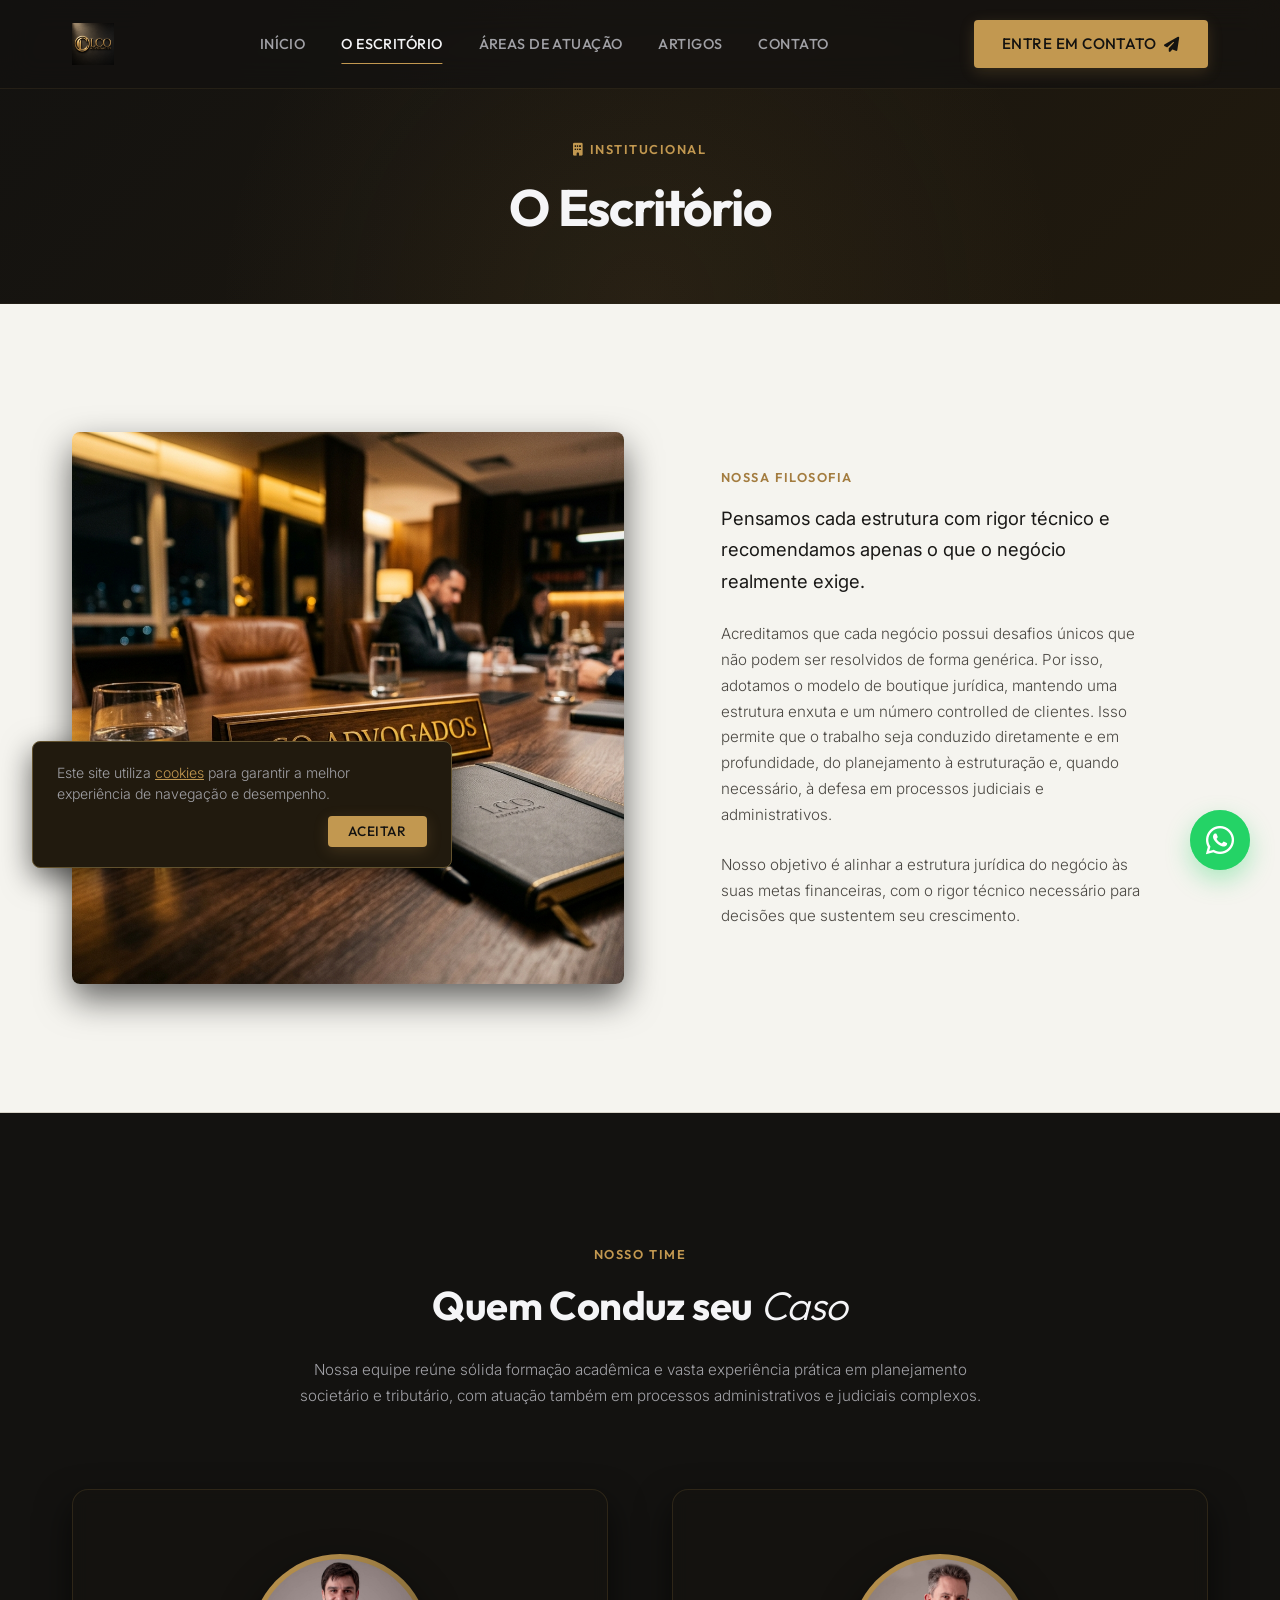
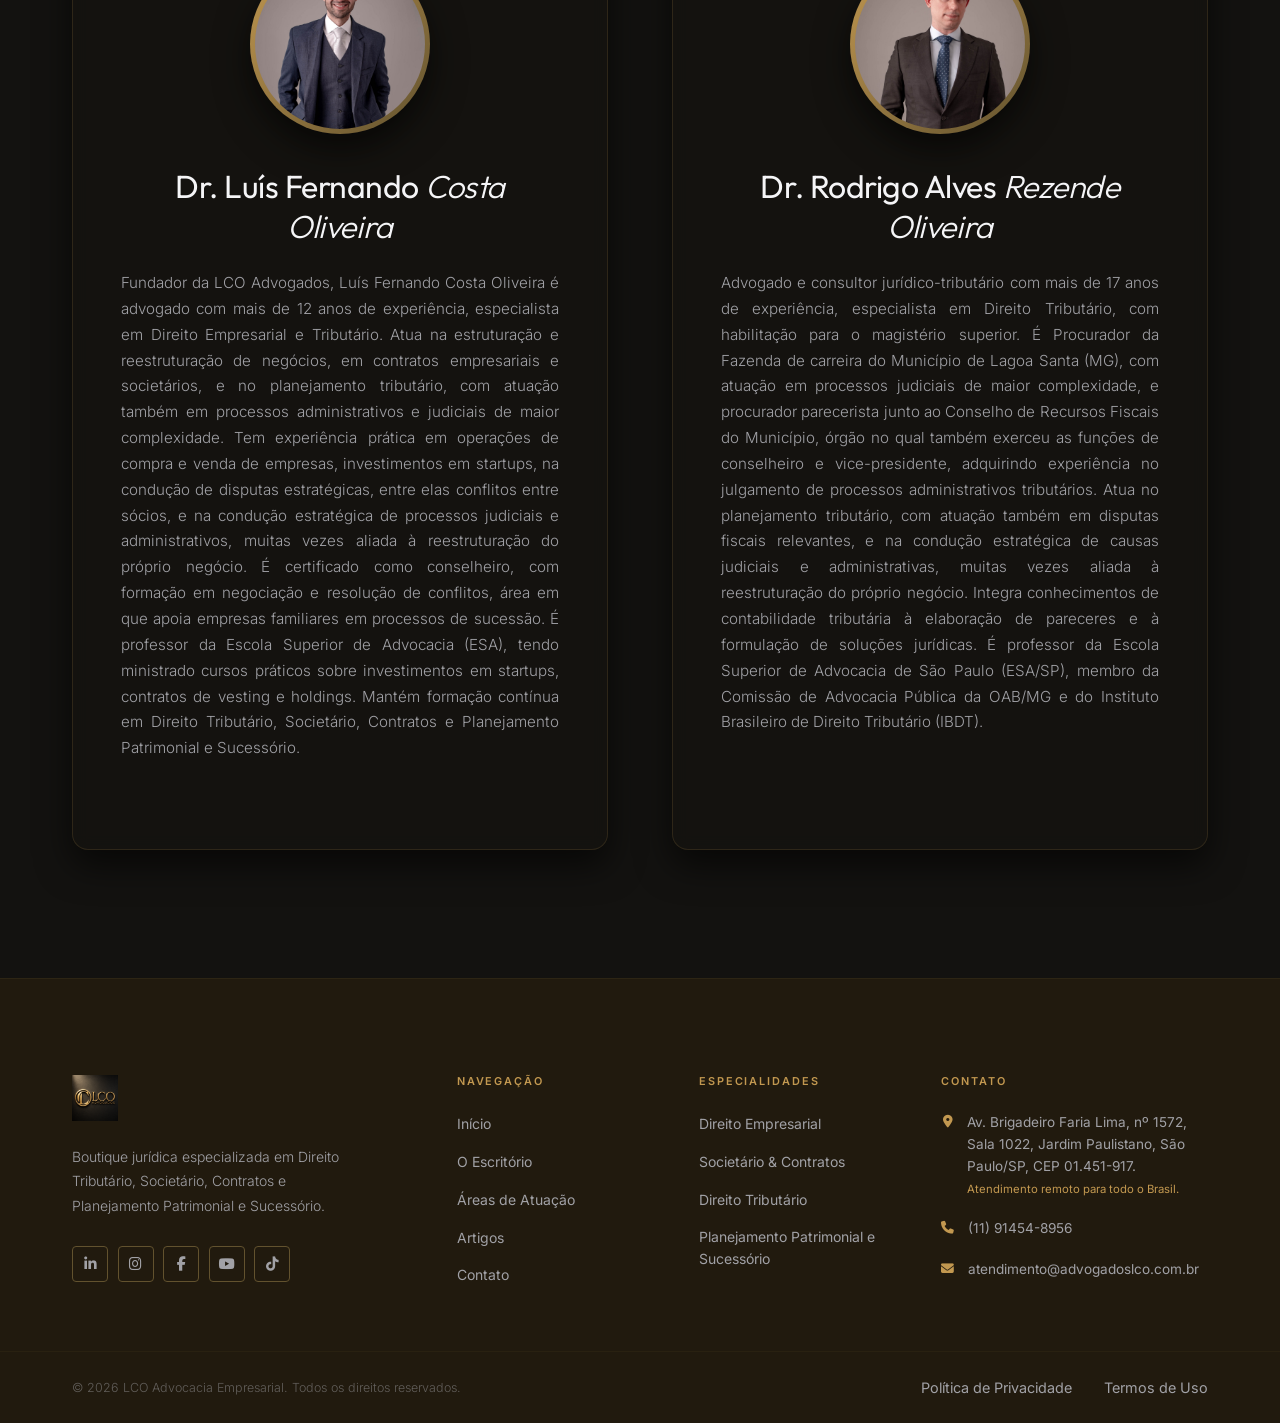
<file: sobre.html>
<!DOCTYPE html>
<html lang="pt-BR">
<head>
  <meta charset="UTF-8">
  <meta name="viewport" content="width=device-width, initial-scale=1.0">
  <meta name="description" content="Conheça os sócios fundadores da LCO Advocacia Empresarial, Dr. Luís Fernando e Dr. Rodrigo Alves, e nossa filosofia boutique de alta performance.">
  <title>O Escritório | LCO Advocacia Empresarial</title>
  
  <!-- Google Fonts: Outfit & Inter -->
  <link rel="preconnect" href="https://fonts.googleapis.com">
  <link rel="preconnect" href="https://fonts.gstatic.com" crossorigin>
  <link href="https://fonts.googleapis.com/css2?family=Outfit:wght@300;400;500;600;700;800&family=Inter:wght@300;400;500;600&display=swap" rel="stylesheet">
  
  <!-- Meta Robots -->
  <meta name="robots" content="index, follow">

  <!-- FontAwesome Icons com SRI -->
  <link rel="stylesheet" href="https://cdnjs.cloudflare.com/ajax/libs/font-awesome/6.4.0/css/all.min.css" integrity="sha384-iw3OoTErCYJJB9mCa8LNS2hbsQ7M3C0EpIsO/H5+EGAkPGc6rk+V8i04oW/K5xq0" crossorigin="anonymous" referrerpolicy="no-referrer" />
  
  <!-- Favicon -->
  <link rel="icon" type="image/png" href="./Imagens/favicon.png">
  <link rel="apple-touch-icon" href="./Imagens/favicon.png">
  
  <!-- SEO: Open Graph, Twitter Cards e Canonical -->
  <meta property="og:type" content="website">
  <meta property="og:url" content="https://www.advogadoslco.com.br/sobre.html">
  <meta property="og:title" content="O Escritório | LCO Advocacia Empresarial">
  <meta property="og:description" content="Conheça os sócios fundadores da LCO Advocacia e nossa filosofia boutique de alta performance.">
  <meta property="og:image" content="https://www.advogadoslco.com.br/Imagens/lco-3d.png">
  <meta property="og:locale" content="pt_BR">

  <meta name="twitter:card" content="summary_large_image">
  <meta name="twitter:title" content="O Escritório | LCO Advocacia Empresarial">
  <meta name="twitter:description" content="Conheça os sócios fundadores da LCO Advocacia e nossa filosofia boutique de alta performance.">
  <meta name="twitter:image" content="https://www.advogadoslco.com.br/Imagens/lco-3d.png">

  <link rel="canonical" href="https://www.advogadoslco.com.br/sobre.html">

  <!-- Custom Styles -->
  <link rel="stylesheet" href="style.css?v=20260723">
</head>
<body>

  <!-- Preloader Animado LCO -->
  <div id="preloader" class="preloader">
    <div class="preloader__logo-wrap">
      <div class="preloader__ring preloader__ring--2"></div>
      <div class="preloader__ring preloader__ring--1"></div>
      <img src="./Imagens/favicon.png" alt="LCO Advocacia" class="preloader__logo">
    </div>
    <div class="preloader__bar"></div>
    <p class="preloader__text">LCO Advocacia</p>
  </div>

  <!-- Header Fixo Premium com Barra Topo -->
  <header class="header transparent">
    <div class="header-top">
      <div class="container header-top-container">
        <div class="header-top-info">
          <a href="mailto:atendimento@advogadoslco.com.br"><i class="fa-solid fa-envelope"></i> atendimento@advogadoslco.com.br</a>
          <a href="tel:5511914548956"><i class="fa-solid fa-phone"></i> (11) 91454-8956</a>
        </div>
        <div class="header-top-social">
          <a href="https://www.linkedin.com/in/lu%C3%ADs-fernando-costa-oliveira-b01384b0/" target="_blank" rel="noopener noreferrer" aria-label="LinkedIn"><i class="fa-brands fa-linkedin-in"></i></a>
          <a href="https://www.instagram.com/luisscostaoliveira/" target="_blank" rel="noopener noreferrer" aria-label="Instagram"><i class="fa-brands fa-instagram"></i></a>
          <a href="https://www.facebook.com/profile.php?id=100076399505576" target="_blank" rel="noopener noreferrer" aria-label="Facebook"><i class="fa-brands fa-facebook-f"></i></a>
          <a href="https://www.youtube.com/@luisscostaoliveiraadv" target="_blank" rel="noopener noreferrer" aria-label="YouTube"><i class="fa-brands fa-youtube"></i></a>
          <a href="https://www.tiktok.com/@luisscostaoliveira?_r=1&_t=ZS-9845zfrhObd" target="_blank" rel="noopener noreferrer" aria-label="TikTok"><i class="fa-brands fa-tiktok"></i></a>
        </div>
      </div>
    </div>
    
    <div class="header-main">
      <div class="container header-container">
        <a href="index.html" class="logo-link" aria-label="LCO Advocacia Home">
          <img src="./Imagens/lco-3d.png" alt="LCO Advocacia Empresarial" class="logo-img">
        </a>
        
        <!-- Navegação Principal Multipáginas -->
        <nav class="nav-menu" id="navMenu">
          <a href="index.html" class="nav-link">Início</a>
          <a href="sobre.html" class="nav-link active">O Escritório</a>
          <a href="atuacao.html" class="nav-link">Áreas de Atuação</a>
          <a href="artigos.html" class="nav-link">Artigos</a>
          <a href="contato.html" class="nav-link">Contato</a>
        </nav>
        
        <div class="header-actions">
          <a href="contato.html" class="btn btn-gold btn-nav">
            <span>Entre em Contato</span>
            <i class="fa-solid fa-paper-plane"></i>
          </a>
          
          <!-- Menu Hambúrguer Mobile -->
          <button class="mobile-menu-btn" id="mobileMenuBtn" aria-label="Abrir menu de navegação">
            <span class="hamburger-bar"></span>
            <span class="hamburger-bar"></span>
            <span class="hamburger-bar"></span>
          </button>
        </div>
      </div>
    </div>
  </header>

  <!-- Conteúdo Principal -->
  <main>
    
    <!-- Banner de Página -->
    <section class="page-banner">
      <div class="container">
        <span class="section-badge"><i class="fa-solid fa-building"></i> Institucional</span>
        <h1>O Escritório</h1>
      </div>
    </section>

    <!-- Resumo Institucional (Boutique Grid) -->
    <section class="subpage-container light-section" style="border-bottom: 1px solid rgba(98, 82, 46, 0.2); padding: 8rem 0;">
      <div class="container">
        <div class="boutique-grid">
          <div class="boutique-grid__media reveal">
            <img src="./Imagens/nossa_filosofia_lco.png" alt="Escritório LCO Advocacia" loading="lazy">
          </div>
          <div class="boutique-grid__text reveal delay-100">
            <span class="section-badge">Nossa Filosofia</span>
            <p class="about-lead" style="font-size: 1.15rem; font-weight: 400; color: var(--text-primary); margin-bottom: 1.5rem;">
              Pensamos cada estrutura com rigor técnico e recomendamos apenas o que o negócio realmente exige.
            </p>
            <p style="margin-bottom: 1.5rem;">
              Acreditamos que cada negócio possui desafios únicos que não podem ser resolvidos de forma genérica. Por isso, adotamos o modelo de boutique jurídica, mantendo uma estrutura enxuta e um número controlled de clientes. Isso permite que o trabalho seja conduzido diretamente e em profundidade, do planejamento à estruturação e, quando necessário, à defesa em processos judiciais e administrativos.
            </p>
            <p>
              Nosso objetivo é alinhar a estrutura jurídica do negócio às suas metas financeiras, com o rigor técnico necessário para decisões que sustentem seu crescimento.
            </p>
          </div>
        </div>
      </div>
    </section>

    <!-- Seção Quem Somos (Sócios) com Fotos Curadas -->
    <section class="lawyers-section" style="padding: 8rem 0;">
      <div class="container">
        <div class="text-center reveal">
          <span class="section-badge">Nosso Time</span>
          <h2 class="section-title">Quem Conduz seu <span class="italic">Caso</span></h2>
          <p class="specialties-lead" style="margin: 0 auto 5rem; max-width: 700px; color: var(--text-secondary);">
            Nossa equipe reúne sólida formação acadêmica e vasta experiência prática em planejamento societário e tributário, com atuação também em processos administrativos e judiciais complexos.
          </p>
        </div>

        <div class="lawyers-grid">
          <!-- Card Dr. Luís Fernando -->
          <div class="lawyer-card reveal">
            <div class="lawyer-photo-frame">
              <img src="./Imagens/luis_partner.jpg" alt="Dr. Luís Fernando Costa Oliveira" class="lawyer-photo" loading="lazy">
            </div>
            <div class="lawyer-info">
              <h2 style="font-size: 2rem; font-weight: 400; margin-bottom: 1.5rem;">Dr. Luís Fernando <span class="italic">Costa Oliveira</span></h2>
              <p class="lawyer-bio" style="font-size: 0.95rem; line-height: 1.7;">
                Fundador da LCO Advogados, Luís Fernando Costa Oliveira é advogado com mais de 12 anos de experiência, especialista em Direito Empresarial e Tributário. Atua na estruturação e reestruturação de negócios, em contratos empresariais e societários, e no planejamento tributário, com atuação também em processos administrativos e judiciais de maior complexidade. Tem experiência prática em operações de compra e venda de empresas, investimentos em startups, na condução de disputas estratégicas, entre elas conflitos entre sócios, e na condução estratégica de processos judiciais e administrativos, muitas vezes aliada à reestruturação do próprio negócio. É certificado como conselheiro, com formação em negociação e resolução de conflitos, área em que apoia empresas familiares em processos de sucessão. É professor da Escola Superior de Advocacia (ESA), tendo ministrado cursos práticos sobre investimentos em startups, contratos de vesting e holdings. Mantém formação contínua em Direito Tributário, Societário, Contratos e Planejamento Patrimonial e Sucessório.
              </p>
            </div>
          </div>

          <!-- Card Dr. Rodrigo Alves -->
          <div class="lawyer-card reveal delay-200">
            <div class="lawyer-photo-frame">
              <img src="./Imagens/rodrigo_partner.jpg" alt="Dr. Rodrigo Alves Rezende Oliveira" class="lawyer-photo" loading="lazy">
            </div>
            <div class="lawyer-info">
              <h2 style="font-size: 2rem; font-weight: 400; margin-bottom: 1.5rem;">Dr. Rodrigo Alves <span class="italic">Rezende Oliveira</span></h2>
              <p class="lawyer-bio" style="font-size: 0.95rem; line-height: 1.7;">
                Advogado e consultor jurídico-tributário com mais de 17 anos de experiência, especialista em Direito Tributário, com habilitação para o magistério superior. É Procurador da Fazenda de carreira do Município de Lagoa Santa (MG), com atuação em processos judiciais de maior complexidade, e procurador parecerista junto ao Conselho de Recursos Fiscais do Município, órgão no qual também exerceu as funções de conselheiro e vice-presidente, adquirindo experiência no julgamento de processos administrativos tributários. Atua no planejamento tributário, com atuação também em disputas fiscais relevantes, e na condução estratégica de causas judiciais e administrativas, muitas vezes aliada à reestruturação do próprio negócio. Integra conhecimentos de contabilidade tributária à elaboração de pareceres e à formulação de soluções jurídicas. É professor da Escola Superior de Advocacia de São Paulo (ESA/SP), membro da Comissão de Advocacia Pública da OAB/MG e do Instituto Brasileiro de Direito Tributário (IBDT).
              </p>
            </div>
          </div>
        </div>
      </div>
    </section>

  </main>

  <!-- Botão Flutuante do WhatsApp -->
  <a href="https://wa.me/5511914548956" class="whatsapp-float" target="_blank" rel="noopener noreferrer" aria-label="Falar pelo WhatsApp">
    <div class="whatsapp-float-pulse"></div>
    <i class="fa-brands fa-whatsapp"></i>
  </a>

  <!-- Rodapé Institucional Expandido -->
  <footer class="footer">
    <div class="footer-top">
      <div class="container footer-grid">
        <div class="footer-brand">
          <a href="index.html"><img src="./Imagens/lco-3d.png" alt="LCO Advocacia Empresarial" class="footer-logo"></a>
          <p class="footer-desc">Boutique jurídica especializada em Direito Tributário, Societário, Contratos e Planejamento Patrimonial e Sucessório.</p>
          <div class="footer-social">
            <a href="https://www.linkedin.com/in/lu%C3%ADs-fernando-costa-oliveira-b01384b0/" target="_blank" rel="noopener noreferrer" aria-label="LinkedIn"><i class="fa-brands fa-linkedin-in"></i></a>
            <a href="https://www.instagram.com/luisscostaoliveira/" target="_blank" rel="noopener noreferrer" aria-label="Instagram"><i class="fa-brands fa-instagram"></i></a>
            <a href="https://www.facebook.com/profile.php?id=100076399505576" target="_blank" rel="noopener noreferrer" aria-label="Facebook"><i class="fa-brands fa-facebook-f"></i></a>
            <a href="https://www.youtube.com/@luisscostaoliveiraadv" target="_blank" rel="noopener noreferrer" aria-label="YouTube"><i class="fa-brands fa-youtube"></i></a>
            <a href="https://www.tiktok.com/@luisscostaoliveira?_r=1&_t=ZS-9845zfrhObd" target="_blank" rel="noopener noreferrer" aria-label="TikTok"><i class="fa-brands fa-tiktok"></i></a>
          </div>
        </div>
        <div class="footer-nav">
          <h4 class="footer-heading">Navegação</h4>
          <ul>
            <li><a href="index.html">Início</a></li>
            <li><a href="sobre.html">O Escritório</a></li>
            <li><a href="atuacao.html">Áreas de Atuação</a></li>
            <li><a href="artigos.html">Artigos</a></li>
            <li><a href="contato.html">Contato</a></li>
          </ul>
        </div>
        <div class="footer-nav">
          <h4 class="footer-heading">Especialidades</h4>
          <ul>
            <li><a href="atuacao.html?pilar=1">Direito Empresarial</a></li>
            <li><a href="atuacao.html?pilar=2">Societário &amp; Contratos</a></li>
            <li><a href="atuacao.html?pilar=3">Direito Tributário</a></li>
            <li><a href="atuacao.html?pilar=4">Planejamento Patrimonial e Sucessório</a></li>
          </ul>
        </div>
        <div class="footer-contact-col">
          <h4 class="footer-heading">Contato</h4>
          <div class="footer-contact-items">
            <div class="footer-contact-item">
              <a href="https://share.google/VmgYxRwQ8qAa0icxp" target="_blank" rel="noopener noreferrer" style="color: inherit; text-decoration: none; display: flex; align-items: flex-start; gap: 0.75rem;">
                <i class="fa-solid fa-location-dot" style="margin-top: 0.25rem;"></i>
                <span>Av. Brigadeiro Faria Lima, nº 1572, Sala 1022, Jardim Paulistano, São Paulo/SP, CEP 01.451-917.<br><small style="color: var(--color-gold);">Atendimento remoto para todo o Brasil.</small></span>
              </a>
            </div>
            <div class="footer-contact-item">
              <i class="fa-solid fa-phone"></i>
              <a href="tel:5511914548956">(11) 91454-8956</a>
            </div>
            <div class="footer-contact-item">
              <i class="fa-solid fa-envelope"></i>
              <a href="mailto:atendimento@advogadoslco.com.br">atendimento@advogadoslco.com.br</a>
            </div>
          </div>
        </div>
      </div>
    </div>
    <div class="footer-bottom">
      <div class="container footer-bottom-container">
        <p>&copy; 2026 LCO Advocacia Empresarial. Todos os direitos reservados.</p>
        <div class="footer-links">
          <a href="privacidade.html">Política de Privacidade</a>
          <a href="termos.html">Termos de Uso</a>
        </div>
      </div>
    </div>
  </footer>

  <!-- Custom Script -->
  <script src="script.js?v=20260723" defer></script>
</body>
</html>
</file>
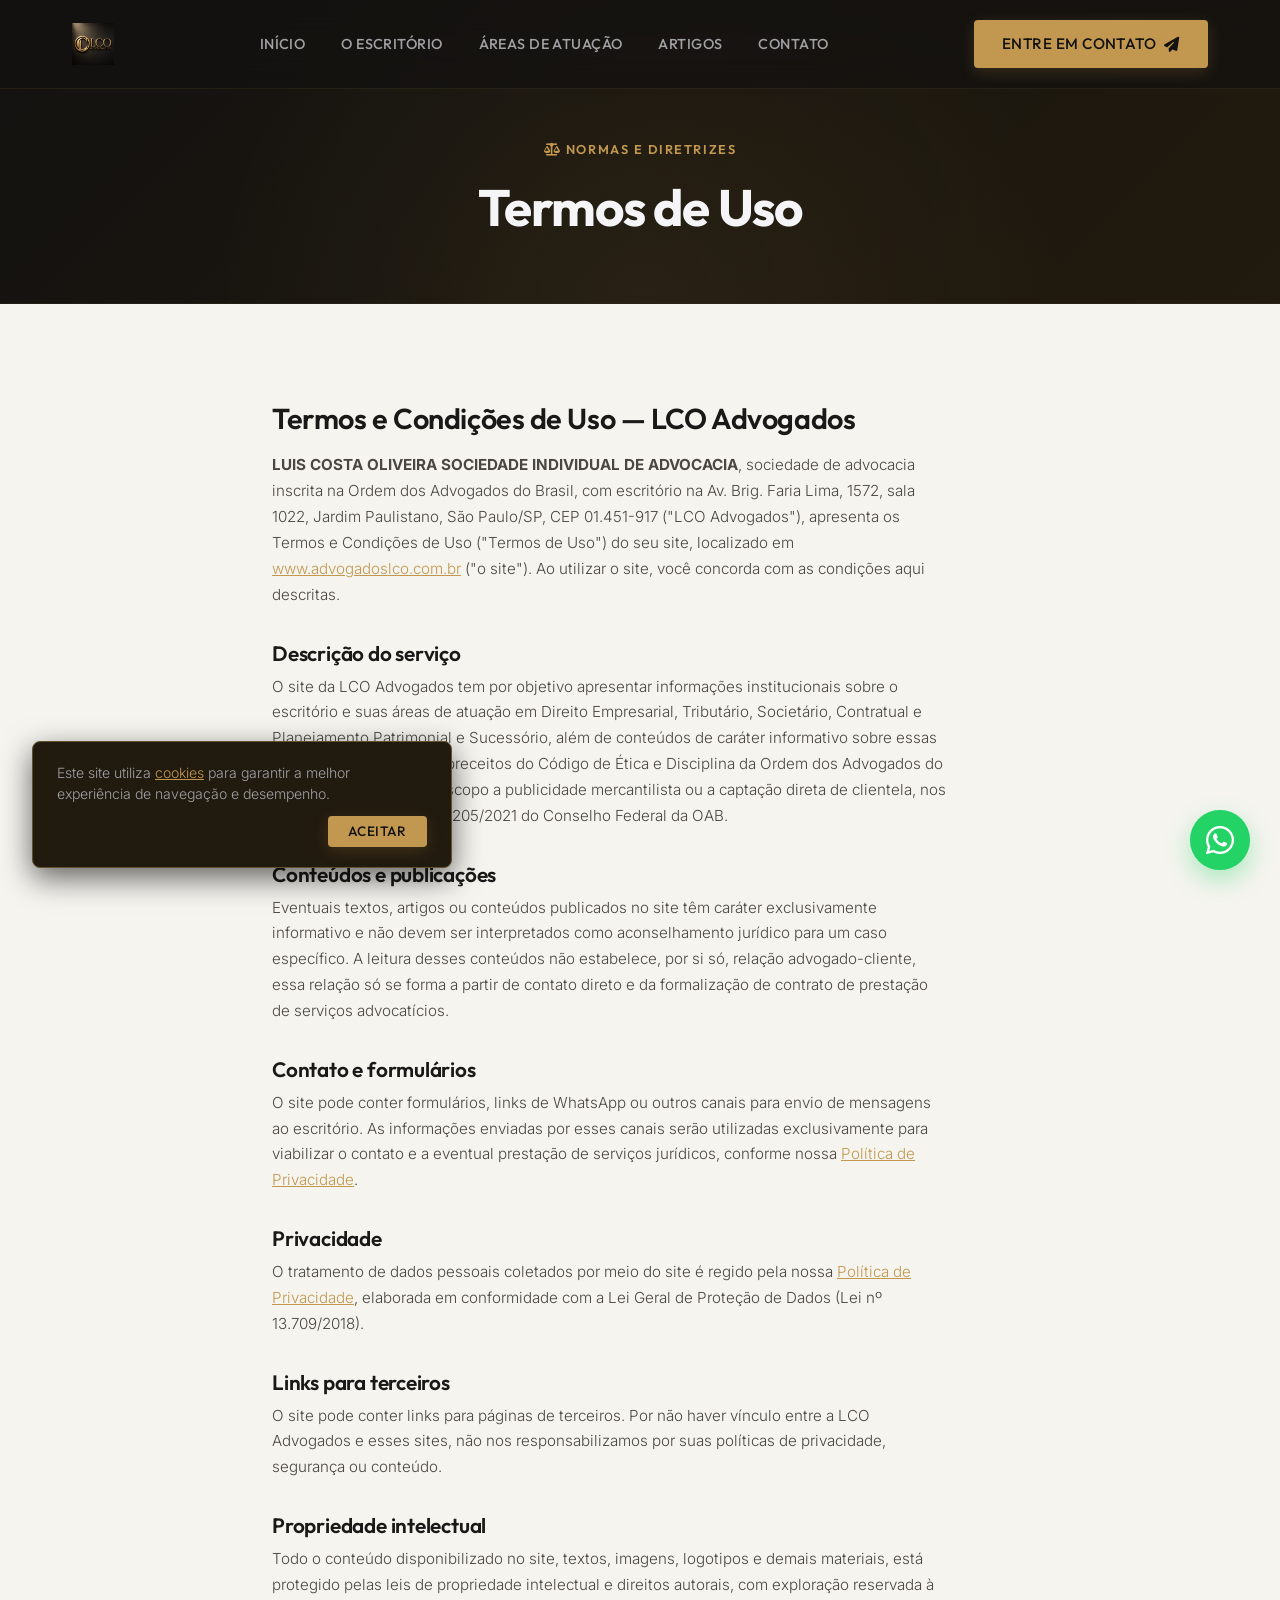
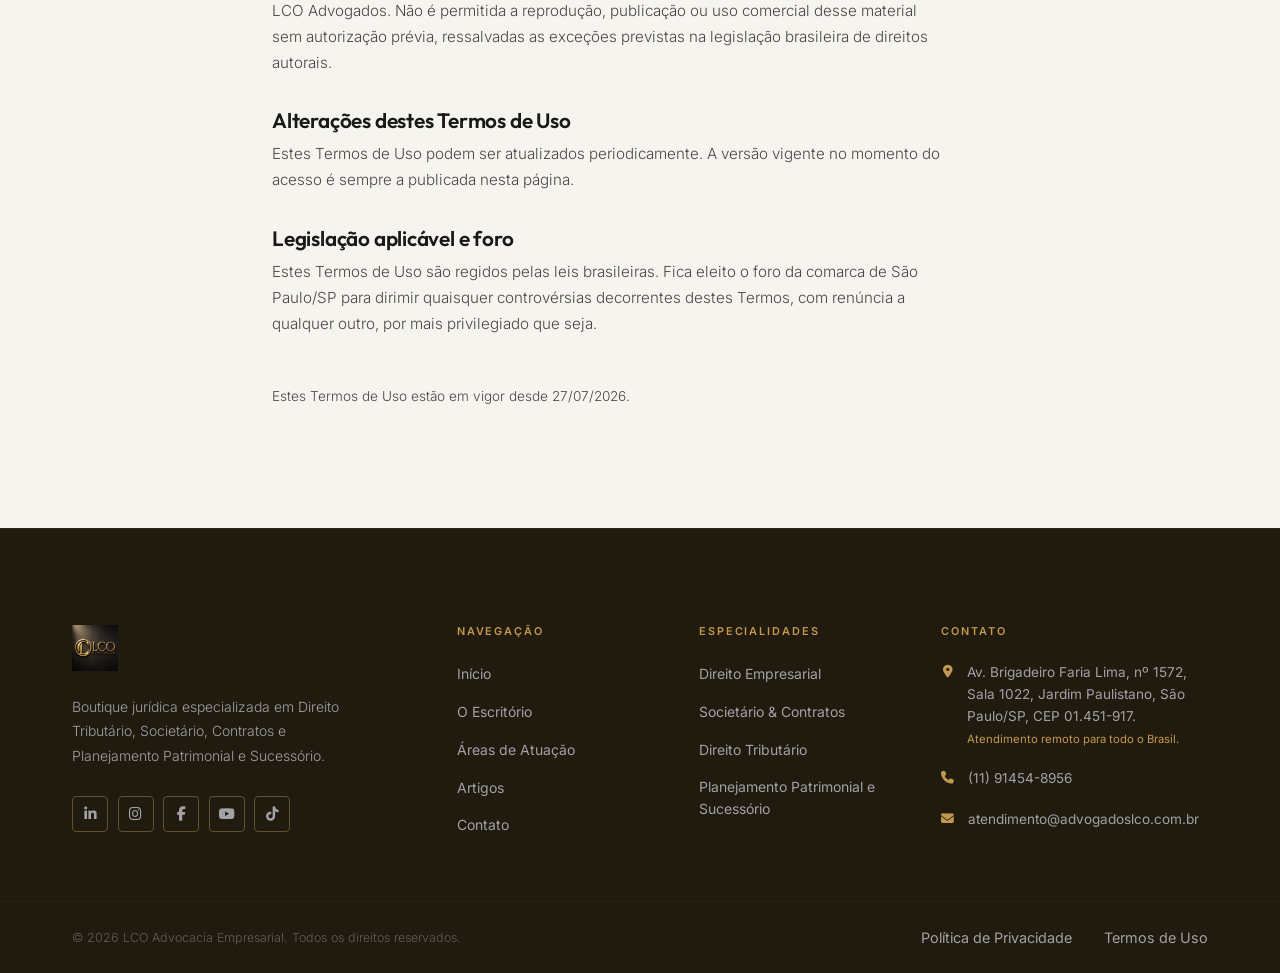
<file: termos.html>
<!DOCTYPE html>
<html lang="pt-BR">
<head>
  <meta charset="UTF-8">
  <meta name="viewport" content="width=device-width, initial-scale=1.0">
  <meta name="description" content="Termos de Uso - LCO Advocacia Empresarial. Regras e diretrizes para utilização de nossos canais institucionais e conteúdos online.">
  <title>Termos de Uso | LCO Advocacia Empresarial</title>
  
  <!-- Google Fonts: Outfit & Inter -->
  <link rel="preconnect" href="https://fonts.googleapis.com">
  <link rel="preconnect" href="https://fonts.gstatic.com" crossorigin>
  <link href="https://fonts.googleapis.com/css2?family=Outfit:wght@300;400;500;600;700;800&family=Inter:wght@300;400;500;600&display=swap" rel="stylesheet">
  
  <!-- Meta Robots -->
  <meta name="robots" content="noindex, nofollow">

  <!-- FontAwesome Icons com SRI -->
  <link rel="stylesheet" href="https://cdnjs.cloudflare.com/ajax/libs/font-awesome/6.4.0/css/all.min.css" integrity="sha384-iw3OoTErCYJJB9mCa8LNS2hbsQ7M3C0EpIsO/H5+EGAkPGc6rk+V8i04oW/K5xq0" crossorigin="anonymous" referrerpolicy="no-referrer" />
  
  <!-- Favicon -->
  <link rel="icon" type="image/png" href="./Imagens/favicon.png">
  <link rel="apple-touch-icon" href="./Imagens/favicon.png">
  
  <!-- SEO: Open Graph, Twitter Cards e Canonical -->
  <meta property="og:type" content="website">
  <meta property="og:url" content="https://www.advogadoslco.com.br/termos.html">
  <meta property="og:title" content="Termos de Uso | LCO Advocacia Empresarial">
  <meta property="og:description" content="Termos e Condições de uso dos canais institucionais da LCO Advocacia Empresarial.">
  <meta property="og:image" content="https://www.advogadoslco.com.br/Imagens/lco-3d.png">
  <meta property="og:locale" content="pt_BR">

  <meta name="twitter:card" content="summary_large_image">
  <meta name="twitter:title" content="Termos de Uso | LCO Advocacia Empresarial">
  <meta name="twitter:description" content="Termos e Condições de uso dos canais institucionais da LCO Advocacia Empresarial.">
  <meta name="twitter:image" content="https://www.advogadoslco.com.br/Imagens/lco-3d.png">

  <link rel="canonical" href="https://www.advogadoslco.com.br/termos.html">

  <!-- Custom Styles -->
  <link rel="stylesheet" href="style.css?v=20260723">
</head>
<body>

  <!-- Preloader Animado LCO -->
  <div id="preloader" class="preloader">
    <div class="preloader__logo-wrap">
      <div class="preloader__ring preloader__ring--2"></div>
      <div class="preloader__ring preloader__ring--1"></div>
      <img src="./Imagens/favicon.png" alt="LCO Advocacia" class="preloader__logo">
    </div>
    <div class="preloader__bar"></div>
    <p class="preloader__text">LCO Advocacia</p>
  </div>

  <!-- Header Fixo Premium com Barra Topo -->
  <header class="header transparent">
    <div class="header-top">
      <div class="container header-top-container">
        <div class="header-top-info">
          <a href="mailto:atendimento@advogadoslco.com.br"><i class="fa-solid fa-envelope"></i> atendimento@advogadoslco.com.br</a>
          <a href="tel:5511914548956"><i class="fa-solid fa-phone"></i> (11) 91454-8956</a>
        </div>
        <div class="header-top-social">
          <a href="https://www.linkedin.com/in/lu%C3%ADs-fernando-costa-oliveira-b01384b0/" target="_blank" rel="noopener noreferrer" aria-label="LinkedIn"><i class="fa-brands fa-linkedin-in"></i></a>
          <a href="https://www.instagram.com/luisscostaoliveira/" target="_blank" rel="noopener noreferrer" aria-label="Instagram"><i class="fa-brands fa-instagram"></i></a>
          <a href="https://www.facebook.com/profile.php?id=100076399505576" target="_blank" rel="noopener noreferrer" aria-label="Facebook"><i class="fa-brands fa-facebook-f"></i></a>
          <a href="https://www.youtube.com/@luisscostaoliveiraadv" target="_blank" rel="noopener noreferrer" aria-label="YouTube"><i class="fa-brands fa-youtube"></i></a>
          <a href="https://www.tiktok.com/@luisscostaoliveira?_r=1&_t=ZS-9845zfrhObd" target="_blank" rel="noopener noreferrer" aria-label="TikTok"><i class="fa-brands fa-tiktok"></i></a>
        </div>
      </div>
    </div>
    
    <div class="header-main">
      <div class="container header-container">
        <a href="index.html" class="logo-link" aria-label="LCO Advocacia Home">
          <img src="./Imagens/lco-3d.png" alt="LCO Advocacia Empresarial" class="logo-img">
        </a>
        
        <!-- Navegação Principal Multipáginas -->
        <nav class="nav-menu" id="navMenu">
          <a href="index.html" class="nav-link">Início</a>
          <a href="sobre.html" class="nav-link">O Escritório</a>
          <a href="atuacao.html" class="nav-link">Áreas de Atuação</a>
          <a href="artigos.html" class="nav-link">Artigos</a>
          <a href="contato.html" class="nav-link">Contato</a>
        </nav>
        
        <div class="header-actions">
          <a href="contato.html" class="btn btn-gold btn-nav">
            <span>Entre em Contato</span>
            <i class="fa-solid fa-paper-plane"></i>
          </a>
          
          <!-- Menu Hambúrguer Mobile -->
          <button class="mobile-menu-btn" id="mobileMenuBtn" aria-label="Abrir menu de navegação">
            <span class="hamburger-bar"></span>
            <span class="hamburger-bar"></span>
            <span class="hamburger-bar"></span>
          </button>
        </div>
      </div>
    </div>
  </header>

  <!-- Conteúdo Principal -->
  <main>
    
    <!-- Banner de Página -->
    <section class="page-banner">
      <div class="container">
        <span class="section-badge"><i class="fa-solid fa-scale-balanced"></i> Normas e Diretrizes</span>
        <h1>Termos de Uso</h1>
      </div>
    </section>

    <!-- Conteúdo dos Termos de Uso -->
    <section class="subpage-container light-section" style="padding: 6rem 0;">
      <div class="container" style="max-width: 800px; margin: 0 auto; line-height: 1.8; color: var(--text-primary);">
        
        <h2 style="font-size: 1.8rem; font-weight: 600; margin-bottom: 1rem;">Termos e Condições de Uso — LCO Advogados</h2>

        <p>
          <strong>LUIS COSTA OLIVEIRA SOCIEDADE INDIVIDUAL DE ADVOCACIA</strong>, sociedade de advocacia inscrita na Ordem dos Advogados do Brasil, com escritório na Av. Brig. Faria Lima, 1572, sala 1022, Jardim Paulistano, São Paulo/SP, CEP 01.451-917 ("LCO Advogados"), apresenta os Termos e Condições de Uso ("Termos de Uso") do seu site, localizado em <a href="https://www.advogadoslco.com.br" style="color: var(--color-gold); text-decoration: underline;">www.advogadoslco.com.br</a> ("o site"). Ao utilizar o site, você concorda com as condições aqui descritas.
        </p>

        <h3 style="font-size: 1.3rem; font-weight: 600; margin: 2rem 0 0.5rem; color: var(--color-gold);">Descrição do serviço</h3>
        <p>
          O site da LCO Advogados tem por objetivo apresentar informações institucionais sobre o escritório e suas áreas de atuação em Direito Empresarial, Tributário, Societário, Contratual e Planejamento Patrimonial e Sucessório, além de conteúdos de caráter informativo sobre essas áreas. O site respeita os preceitos do Código de Ética e Disciplina da Ordem dos Advogados do Brasil, não tendo como escopo a publicidade mercantilista ou a captação direta de clientela, nos termos do Provimento nº 205/2021 do Conselho Federal da OAB.
        </p>

        <h3 style="font-size: 1.3rem; font-weight: 600; margin: 2rem 0 0.5rem; color: var(--color-gold);">Conteúdos e publicações</h3>
        <p>
          Eventuais textos, artigos ou conteúdos publicados no site têm caráter exclusivamente informativo e não devem ser interpretados como aconselhamento jurídico para um caso específico. A leitura desses conteúdos não estabelece, por si só, relação advogado-cliente, essa relação só se forma a partir de contato direto e da formalização de contrato de prestação de serviços advocatícios.
        </p>

        <h3 style="font-size: 1.3rem; font-weight: 600; margin: 2rem 0 0.5rem; color: var(--color-gold);">Contato e formulários</h3>
        <p>
          O site pode conter formulários, links de WhatsApp ou outros canais para envio de mensagens ao escritório. As informações enviadas por esses canais serão utilizadas exclusivamente para viabilizar o contato e a eventual prestação de serviços jurídicos, conforme nossa <a href="privacidade.html" style="color: var(--color-gold); text-decoration: underline;">Política de Privacidade</a>.
        </p>

        <h3 style="font-size: 1.3rem; font-weight: 600; margin: 2rem 0 0.5rem; color: var(--color-gold);">Privacidade</h3>
        <p>
          O tratamento de dados pessoais coletados por meio do site é regido pela nossa <a href="privacidade.html" style="color: var(--color-gold); text-decoration: underline;">Política de Privacidade</a>, elaborada em conformidade com a Lei Geral de Proteção de Dados (Lei nº 13.709/2018).
        </p>

        <h3 style="font-size: 1.3rem; font-weight: 600; margin: 2rem 0 0.5rem; color: var(--color-gold);">Links para terceiros</h3>
        <p>
          O site pode conter links para páginas de terceiros. Por não haver vínculo entre a LCO Advogados e esses sites, não nos responsabilizamos por suas políticas de privacidade, segurança ou conteúdo.
        </p>

        <h3 style="font-size: 1.3rem; font-weight: 600; margin: 2rem 0 0.5rem; color: var(--color-gold);">Propriedade intelectual</h3>
        <p>
          Todo o conteúdo disponibilizado no site, textos, imagens, logotipos e demais materiais, está protegido pelas leis de propriedade intelectual e direitos autorais, com exploração reservada à LCO Advogados. Não é permitida a reprodução, publicação ou uso comercial desse material sem autorização prévia, ressalvadas as exceções previstas na legislação brasileira de direitos autorais.
        </p>

        <h3 style="font-size: 1.3rem; font-weight: 600; margin: 2rem 0 0.5rem; color: var(--color-gold);">Alterações destes Termos de Uso</h3>
        <p>
          Estes Termos de Uso podem ser atualizados periodicamente. A versão vigente no momento do acesso é sempre a publicada nesta página.
        </p>

        <h3 style="font-size: 1.3rem; font-weight: 600; margin: 2rem 0 0.5rem; color: var(--color-gold);">Legislação aplicável e foro</h3>
        <p>
          Estes Termos de Uso são regidos pelas leis brasileiras. Fica eleito o foro da comarca de São Paulo/SP para dirimir quaisquer controvérsias decorrentes destes Termos, com renúncia a qualquer outro, por mais privilegiado que seja.
        </p>

        <p style="margin-top: 3rem; font-size: 0.85rem; color: var(--text-secondary);">
          Estes Termos de Uso estão em vigor desde 27/07/2026.
        </p>

      </div>
    </section>

  </main>

  <!-- Botão Flutuante do WhatsApp -->
  <a href="https://wa.me/5511914548956" class="whatsapp-float" target="_blank" rel="noopener noreferrer" aria-label="Falar pelo WhatsApp">
    <div class="whatsapp-float-pulse"></div>
    <i class="fa-brands fa-whatsapp"></i>
  </a>

  <!-- Rodapé Institucional Expandido -->
  <footer class="footer">
    <div class="footer-top">
      <div class="container footer-grid">
        <div class="footer-brand">
          <a href="index.html"><img src="./Imagens/lco-3d.png" alt="LCO Advocacia Empresarial" class="footer-logo"></a>
          <p class="footer-desc">Boutique jurídica especializada em Direito Tributário, Societário, Contratos e Planejamento Patrimonial e Sucessório.</p>
          <div class="footer-social">
            <a href="https://www.linkedin.com/in/lu%C3%ADs-fernando-costa-oliveira-b01384b0/" target="_blank" rel="noopener noreferrer" aria-label="LinkedIn"><i class="fa-brands fa-linkedin-in"></i></a>
            <a href="https://www.instagram.com/luisscostaoliveira/" target="_blank" rel="noopener noreferrer" aria-label="Instagram"><i class="fa-brands fa-instagram"></i></a>
            <a href="https://www.facebook.com/profile.php?id=100076399505576" target="_blank" rel="noopener noreferrer" aria-label="Facebook"><i class="fa-brands fa-facebook-f"></i></a>
            <a href="https://www.youtube.com/@luisscostaoliveiraadv" target="_blank" rel="noopener noreferrer" aria-label="YouTube"><i class="fa-brands fa-youtube"></i></a>
            <a href="https://www.tiktok.com/@luisscostaoliveira?_r=1&_t=ZS-9845zfrhObd" target="_blank" rel="noopener noreferrer" aria-label="TikTok"><i class="fa-brands fa-tiktok"></i></a>
          </div>
        </div>
        <div class="footer-nav">
          <h4 class="footer-heading">Navegação</h4>
          <ul>
            <li><a href="index.html">Início</a></li>
            <li><a href="sobre.html">O Escritório</a></li>
            <li><a href="atuacao.html">Áreas de Atuação</a></li>
            <li><a href="artigos.html">Artigos</a></li>
            <li><a href="contato.html">Contato</a></li>
          </ul>
        </div>
        <div class="footer-nav">
          <h4 class="footer-heading">Especialidades</h4>
          <ul>
            <li><a href="atuacao.html?pilar=1">Direito Empresarial</a></li>
            <li><a href="atuacao.html?pilar=2">Societário &amp; Contratos</a></li>
            <li><a href="atuacao.html?pilar=3">Direito Tributário</a></li>
            <li><a href="atuacao.html?pilar=4">Planejamento Patrimonial e Sucessório</a></li>
          </ul>
        </div>
        <div class="footer-contact-col">
          <h4 class="footer-heading">Contato</h4>
          <div class="footer-contact-items">
            <div class="footer-contact-item">
              <a href="https://share.google/VmgYxRwQ8qAa0icxp" target="_blank" rel="noopener noreferrer" style="color: inherit; text-decoration: none; display: flex; align-items: flex-start; gap: 0.75rem;">
                <i class="fa-solid fa-location-dot" style="margin-top: 0.25rem;"></i>
                <span>Av. Brigadeiro Faria Lima, nº 1572, Sala 1022, Jardim Paulistano, São Paulo/SP, CEP 01.451-917.<br><small style="color: var(--color-gold);">Atendimento remoto para todo o Brasil.</small></span>
              </a>
            </div>
            <div class="footer-contact-item">
              <i class="fa-solid fa-phone"></i>
              <a href="tel:5511914548956">(11) 91454-8956</a>
            </div>
            <div class="footer-contact-item">
              <i class="fa-solid fa-envelope"></i>
              <a href="mailto:atendimento@advogadoslco.com.br">atendimento@advogadoslco.com.br</a>
            </div>
          </div>
        </div>
      </div>
    </div>
    <div class="footer-bottom">
      <div class="container footer-bottom-container">
        <p>&copy; 2026 LCO Advocacia Empresarial. Todos os direitos reservados.</p>
        <div class="footer-links">
          <a href="privacidade.html">Política de Privacidade</a>
          <a href="termos.html">Termos de Uso</a>
        </div>
      </div>
    </div>
  </footer>

  <!-- Custom Script -->
  <script src="script.js?v=20260723" defer></script>
</body>
</html>
</file>
<file: style.css>
@import url('https://fonts.googleapis.com/css2?family=Outfit:wght@300;400;500;600;700;800&family=Inter:wght@300;400;500;600&display=swap');

:root {
  /* Paleta de Cores Oficial - LCO Advocacia */
  --bg-primary: #131210;       /* Grafite Escuro Quente */
  --bg-secondary: #211a0e;     /* Grafite Escuro Médio */
  --color-gold: #c29850;       /* Dourado Metálico Principal (Destaque) */
  --color-gold-hover: #b69756; /* Dourado Suave (Hover/Realces) */
  --color-bronze: #62522e;     /* Bronze Profundo (Bordas e divisores) */
  --text-primary: #f5f5f7;     /* Off-White (Texto Principal) */
  --text-secondary: #a1a1a6;   /* Cinza Claro (Texto Secundário) */

  /* Tipografia */
  --font-main: 'Outfit', sans-serif;
  --font-sec: 'Inter', sans-serif;

  /* Transições e Animações */
  --transition-fast: 0.2s ease;
  --transition-normal: 0.35s cubic-bezier(0.16, 1, 0.3, 1);
  --transition-slow: 0.6s cubic-bezier(0.16, 1, 0.3, 1);

  /* Elementos de Layout */
  --border-radius-sm: 4px;
  --border-radius-md: 8px;
  --border-radius-lg: 16px;
  --border-radius-full: 9999px;
  
  --border-subtle: 1px solid rgba(194, 152, 80, 0.15);
  --shadow-premium: 0 15px 35px rgba(0, 0, 0, 0.6);
}

/* Reset Global */
*, *::before, *::after {
  box-sizing: border-box;
  margin: 0;
  padding: 0;
}

html {
  scroll-behavior: smooth;
  font-size: 16px;
  -webkit-text-size-adjust: 100%;
}

body {
  background-color: var(--bg-primary);
  color: var(--text-primary);
  font-family: var(--font-main);
  line-height: 1.6;
  -webkit-font-smoothing: antialiased;
  -moz-osx-font-smoothing: grayscale;
  overflow-x: hidden;
}

/* Estilos de Tipografia */
h1, h2, h3, h4, h5, h6 {
  color: var(--text-primary);
  font-weight: 600;
  line-height: 1.25;
  letter-spacing: -0.01em;
}

h1 {
  font-size: clamp(2.5rem, 5vw, 4rem);
  font-weight: 700;
  letter-spacing: -0.025em;
  margin-bottom: 1.5rem;
}

h2 {
  font-size: clamp(2rem, 4vw, 2.75rem);
  font-weight: 600;
  letter-spacing: -0.015em;
  margin-bottom: 1.25rem;
}

h3 {
  font-size: clamp(1.35rem, 2.5vw, 1.75rem);
  font-weight: 500;
  margin-bottom: 1rem;
}

p {
  color: var(--text-secondary);
  font-family: var(--font-sec);
  font-size: clamp(0.95rem, 1vw, 1.05rem);
  font-weight: 300;
  margin-bottom: 1.5rem;
  max-width: 75ch;
  line-height: 1.7;
}

/* Links e Elementos Interativos */
a {
  color: inherit;
  text-decoration: none;
  transition: color var(--transition-fast), border-color var(--transition-fast);
}

button, 
.btn,
input[type="submit"],
input[type="button"] {
  cursor: pointer;
  font-family: var(--font-main);
  font-size: 0.95rem;
  font-weight: 500;
  border: none;
  background: none;
  outline: none;
  display: inline-flex;
  align-items: center;
  justify-content: center;
  transition: background-color var(--transition-normal), 
              color var(--transition-normal), 
              border-color var(--transition-normal), 
              transform var(--transition-normal),
              box-shadow var(--transition-normal);
}

button:focus-visible,
a:focus-visible,
input:focus-visible,
textarea:focus-visible {
  outline: 2px solid var(--color-gold);
  outline-offset: 4px;
}

::-webkit-selection {
  background-color: var(--color-gold);
  color: var(--bg-primary);
}
::selection {
  background-color: var(--color-gold);
  color: var(--bg-primary);
}

/* Layout Base */
.container {
  width: 100%;
  max-width: 1200px;
  margin: 0 auto;
  padding: 0 2rem;
}

@media (max-width: 768px) {
  .container {
    padding: 0 1.25rem;
  }
}

/* Botões Premium */
.btn {
  padding: 0.75rem 1.75rem;
  border-radius: var(--border-radius-sm);
  font-weight: 500;
  gap: 0.5rem;
  letter-spacing: 0.03em;
  text-transform: uppercase;
}

.btn-large {
  padding: 1rem 2.25rem;
  font-size: 1rem;
}

.btn-gold {
  background-color: var(--color-gold);
  color: var(--bg-primary);
  box-shadow: 0 4px 15px rgba(194, 152, 80, 0.2);
}

.btn-gold:hover {
  background-color: var(--color-gold-hover);
  transform: translateY(-2px);
  box-shadow: 0 6px 20px rgba(194, 152, 80, 0.3);
}

.btn-outline {
  border: 1px solid var(--color-bronze);
  color: var(--text-primary);
}

.btn-outline:hover {
  border-color: var(--color-gold);
  background-color: rgba(194, 152, 80, 0.05);
  color: var(--color-gold);
  transform: translateY(-2px);
}

.section-badge {
  display: inline-block;
  color: var(--color-gold);
  font-size: 0.8rem;
  font-weight: 600;
  text-transform: uppercase;
  letter-spacing: 0.12em;
  margin-bottom: 1rem;
}

.section-title {
  font-size: clamp(2rem, 3.5vw, 2.5rem);
  font-weight: 700;
  line-height: 1.2;
  margin-bottom: 1.75rem;
}

.text-center {
  text-align: center;
}

/* ==========================================================================
   Header com Barra de Informações do Topo
   ========================================================================== */
.header {
  position: fixed;
  top: 0;
  left: 0;
  width: 100%;
  z-index: 1000;
  transition: transform var(--transition-normal), background-color var(--transition-normal);
}

.header-top {
  background-color: rgba(19, 18, 16, 0.95);
  border-bottom: 1px solid rgba(98, 82, 46, 0.2);
  font-size: 0.8rem;
  padding: 0.5rem 0;
  color: var(--text-secondary);
  font-family: var(--font-sec);
  transition: height var(--transition-normal), opacity var(--transition-normal);
}

.header-top-container {
  display: flex;
  justify-content: space-between;
  align-items: center;
}

.header-top-info {
  display: flex;
  gap: 2rem;
}

.header-top-info a {
  display: flex;
  align-items: center;
  gap: 0.5rem;
}

.header-top-info a:hover {
  color: var(--color-gold);
}

.header-top-social {
  display: flex;
  gap: 1rem;
}

.header-top-social a {
  transition: color var(--transition-fast);
}

.header-top-social a:hover {
  color: var(--color-gold);
}

.header-main {
  padding: 1.25rem 0;
  background-color: rgba(19, 18, 16, 0.7);
  backdrop-filter: blur(16px);
  -webkit-backdrop-filter: blur(16px);
  border-bottom: 1px solid rgba(194, 152, 80, 0.1);
  transition: padding var(--transition-normal), background-color var(--transition-normal);
}

.header-container {
  display: flex;
  align-items: center;
  justify-content: space-between;
}

.logo-img {
  height: 42px;
  width: auto;
  display: block;
}

.nav-menu {
  display: flex;
  align-items: center;
  gap: 2.25rem;
}

.nav-link {
  font-size: 0.9rem;
  font-weight: 500;
  color: var(--text-secondary);
  position: relative;
  padding: 0.5rem 0;
  letter-spacing: 0.03em;
  text-transform: uppercase;
}

.nav-link::after {
  content: '';
  position: absolute;
  bottom: 0;
  left: 50%;
  transform: translateX(-50%);
  width: 0;
  height: 1px;
  background-color: var(--color-gold);
  transition: width var(--transition-normal);
}

.nav-link:hover,
.nav-link.active {
  color: var(--text-primary);
}

.nav-link:hover::after,
.nav-link.active::after {
  width: 100%;
}

.header-actions {
  display: flex;
  align-items: center;
  gap: 1rem;
}

.mobile-menu-btn {
  display: none;
  font-size: 1.5rem;
  color: var(--text-primary);
  padding: 0.5rem;
}

/* Colapso no scroll */
.header.header-scrolled {
  box-shadow: 0 10px 30px rgba(0, 0, 0, 0.4);
}

.header.header-scrolled .header-top {
  display: none;
}

.header.header-scrolled .header-main {
  padding: 0.75rem 0;
  background-color: rgba(19, 18, 16, 0.95);
  border-bottom-color: rgba(194, 152, 80, 0.2);
}

/* ==========================================================================
   Hero Section Imersiva (Foto de Fundo Dr. Luís no Escritório LCO)
   ========================================================================== */
.hero-immersive-section {
  position: relative;
  min-height: 100vh;
  display: flex;
  align-items: center;
  padding: 130px 0 70px;
  overflow: hidden;
  background-color: #0e0d0b;
  perspective: 1000px; /* Habilita efeito de inclinação 3D */
}

/* Div do background dinâmico para Parallax */
.hero-immersive-section .hero-immersive__bg {
  position: absolute;
  top: 0;
  left: 0;
  width: 100%;
  height: 120%; /* Altura maior para cobrir o movimento de subida no scroll */
  z-index: 0;
}
.hero-immersive-section .hero-immersive__bg img {
  width: 100%;
  height: 100%;
  object-fit: cover;
  filter: brightness(0.25) contrast(1.1);
}

/* Palco de posicionamento da foto do Hero (Estático) */
#heroStage {
  position: absolute;
  inset: 0;
  width: 100%;
  height: 100%;
  z-index: 2;
  pointer-events: none;
}

.hero-character-3d {
  position: absolute;
  bottom: 0;
  right: 10%;
  max-height: calc(100vh - 75px);
  height: 94%;
  width: auto;
  z-index: 2;
  object-fit: contain;
  pointer-events: none;
  filter: drop-shadow(-15px 15px 35px rgba(0,0,0,0.7));
}

.hero-bg-overlay {
  position: absolute;
  inset: 0;
  background: linear-gradient(90deg, 
    rgba(14, 13, 11, 0.98) 0%, 
    rgba(14, 13, 11, 0.90) 35%, 
    rgba(14, 13, 11, 0.40) 50%, 
    rgba(14, 13, 11, 0) 62%);
  z-index: 1;
  pointer-events: none;
}

.hero-container {
  position: relative;
  z-index: 2;
  display: grid;
  grid-template-columns: 1.25fr 0.75fr;
  gap: 2rem;
  align-items: center;
  width: 100%;
}

.hero-content {
  display: flex;
  flex-direction: column;
  align-items: flex-start;
  max-width: 680px;
}

.hero-title {
  font-size: clamp(2rem, 3.8vw, 3rem);
  font-weight: 700;
  line-height: 1.25;
  color: var(--text-primary);
  margin-bottom: 1.25rem;
  letter-spacing: -0.02em;
  text-shadow: 0 4px 25px rgba(0, 0, 0, 0.7);
}

.hero-desc {
  font-size: clamp(0.95rem, 1.1vw, 1.05rem);
  line-height: 1.7;
  color: var(--text-secondary);
  margin-bottom: 1.75rem;
  text-shadow: 0 2px 12px rgba(0, 0, 0, 0.6);
}

.hero-actions {
  display: flex;
  align-items: center;
  gap: 2rem;
  margin-bottom: 1.5rem;
  flex-wrap: wrap;
}

.hero-stats-bar {
  display: flex;
  align-items: center;
  flex-wrap: wrap;
  gap: 1.5rem;
  padding-top: 2rem;
  border-top: 1px solid rgba(194, 152, 80, 0.25);
  width: 100%;
}

.hero-stats-bar .stat-item {
  display: flex;
  align-items: center;
  gap: 0.5rem;
  color: var(--color-gold);
  font-size: 0.85rem;
  font-weight: 500;
  font-family: var(--font-sec);
  text-transform: uppercase;
  letter-spacing: 0.05em;
}

.hero-stats-bar .stat-item i {
  font-size: 1.2rem;
}

.hero-stats-bar .stat-item span {
  color: var(--text-secondary);
}

/* Responsividade Hero Imersivo */
@media (max-width: 992px) {
  .hero-immersive-section {
    background-position: 78% center;
  }

  .hero-immersive-section .hero-immersive__bg img {
    filter: brightness(0.32) contrast(1.1) !important;
  }

  .hero-bg-overlay {
    background: linear-gradient(180deg, 
      rgba(14, 13, 11, 0.90) 0%, 
      rgba(14, 13, 11, 0.82) 50%, 
      rgba(14, 13, 11, 0.92) 100%) !important;
  }

  .hero-container {
    grid-template-columns: 1fr;
    text-align: center;
  }

  .hero-content {
    align-items: center;
    max-width: 100%;
  }

  .hero-title, .hero-desc {
    text-shadow: 0 2px 12px rgba(0, 0, 0, 0.9);
  }

  .hero-actions {
    justify-content: center;
  }

  .hero-stats-bar {
    justify-content: center;
  }

  .hero-character-3d {
    opacity: 0.38 !important;
    max-height: 55vh;
    right: 50%;
    transform: translateX(50%);
    filter: drop-shadow(0px 10px 25px rgba(0,0,0,0.9));
  }
}

@media (max-width: 576px) {
  .hero-stats-bar {
    flex-direction: column;
    gap: 1rem;
  }

  .stat-sep {
    width: 60px;
    height: 1px;
  }
}



.hero-phone-cta .phone-details span {
  display: block;
  font-size: 0.75rem;
  color: var(--text-secondary);
}

.hero-phone-cta .phone-details h4 {
  font-size: 1.05rem;
  font-weight: 600;
  color: var(--text-primary);
}

.hero-image-wrapper {
  position: relative;
  display: flex;
  justify-content: center;
  align-items: center;
}

.hero-img {
  max-width: 100%;
  height: auto;
  border-radius: var(--border-radius-lg);
  border: 1px solid rgba(194, 152, 80, 0.25);
  box-shadow: var(--shadow-premium);
  mask-image: linear-gradient(to bottom, black 85%, transparent 100%);
  -webkit-mask-image: linear-gradient(to bottom, black 85%, transparent 100%);
}

.hero-glow {
  position: absolute;
  width: 120%;
  height: 120%;
  background: radial-gradient(circle, rgba(194, 152, 80, 0.08) 0%, transparent 60%);
  pointer-events: none;
  z-index: -1;
}

/* ==========================================================================
   Seção Resumo do Escritório (Home)
   ========================================================================== */
.about-summary {
  padding: 8rem 0;
  background-color: var(--bg-secondary);
  position: relative;
}

.about-summary-grid {
  display: grid;
  grid-template-columns: 1.2fr 1fr;
  gap: 5rem;
  align-items: center;
}

.about-summary-text .about-lead {
  font-size: 1.2rem;
  color: var(--text-primary);
  font-weight: 400;
  border-left: 3px solid var(--color-gold);
  padding-left: 1.25rem;
  margin-bottom: 1.75rem;
}

.about-summary-visual {
  display: flex;
  justify-content: center;
}

.summary-circle-frame {
  position: relative;
  width: 380px;
  height: 380px;
  border-radius: 50%;
  padding: 8px;
  background: linear-gradient(135deg, var(--color-bronze) 0%, rgba(98, 82, 46, 0.1) 100%);
  box-shadow: var(--shadow-premium);
}

.summary-circle-frame::before {
  content: '';
  position: absolute;
  inset: 0;
  border: 1px solid rgba(194, 152, 80, 0.3);
  border-radius: 50%;
  pointer-events: none;
  margin: 4px;
}

.summary-img {
  width: 100%;
  height: 100%;
  object-fit: cover;
  border-radius: 50%;
  display: block;
}

/* ==========================================================================
   Nossas Soluções (Especialidades na Home)
   ========================================================================== */
.solutions-section {
  padding: 8rem 0;
  background-color: var(--bg-primary);
}

.solutions-grid {
  display: grid;
  grid-template-columns: repeat(2, 1fr);
  gap: 2.5rem;
  margin-top: 4rem;
}

.solution-card {
  position: relative;
  background: rgba(23, 20, 15, 0.5);
  backdrop-filter: blur(12px);
  -webkit-backdrop-filter: blur(12px);
  border: 1px solid rgba(194, 152, 80, 0.15);
  border-radius: var(--border-radius-lg);
  padding: 3.5rem 3rem;
  overflow: hidden;
  transition: transform var(--transition-normal), 
              border-color var(--transition-normal), 
              box-shadow var(--transition-normal),
              background var(--transition-normal);
  display: flex;
  flex-direction: column;
  align-items: flex-start;
  z-index: 1;
  box-shadow: 0 8px 32px 0 rgba(0, 0, 0, 0.3);
}

.solution-card:hover {
  transform: scale(1.02) translateY(-8px);
  border-color: var(--color-gold);
  background: rgba(23, 20, 15, 0.8);
  box-shadow: 0 20px 40px rgba(0, 0, 0, 0.5), 
              0 0 30px rgba(194, 152, 80, 0.15);
}

.solution-glow {
  position: absolute;
  bottom: 0;
  left: 50%;
  transform: translateX(-50%) translateY(50%);
  width: 150%;
  height: 150%;
  background: radial-gradient(circle, rgba(194, 152, 80, 0.12) 0%, transparent 70%);
  opacity: 0;
  transition: opacity var(--transition-slow);
  pointer-events: none;
  z-index: -1;
}

.solution-card:hover .solution-glow {
  opacity: 1;
}

.solution-icon {
  font-size: 2.5rem;
  color: #a37c3f;
  margin-bottom: 1.75rem;
  transition: transform var(--transition-normal), color var(--transition-normal);
  display: inline-flex;
  align-items: center;
  justify-content: center;
}

.solution-icon i {
  font-size: 2.5rem;
  color: inherit;
}

.solution-card:hover .solution-icon {
  transform: scale(1.1);
  color: var(--color-gold);
}

.solution-card h3 {
  font-size: 1.5rem;
  font-weight: 600;
  margin-bottom: 1.25rem;
}

.solution-card p {
  font-size: 1rem;
  color: var(--text-secondary);
  margin-bottom: 2rem;
}

.solution-link {
  color: var(--color-gold);
  font-size: 0.9rem;
  font-weight: 600;
  text-transform: uppercase;
  letter-spacing: 0.05em;
  display: inline-flex;
  align-items: center;
  gap: 0.5rem;
  margin-top: auto;
}

.solution-link i {
  transition: transform var(--transition-fast);
}

.solution-card:hover .solution-link i {
  transform: translateX(5px);
}

/* ==========================================================================
   Grid de Artigos 2x2 com Fundo de Ícone Marrom, Figuras Amarelas e Escrita Branca
   ========================================================================== */
.articles-grid {
  display: grid;
  grid-template-columns: repeat(2, 1fr);
  gap: 2.5rem;
}

@media (max-width: 991px) {
  .articles-grid {
    grid-template-columns: 1fr;
    gap: 2rem;
  }
}

.article-card,
.light-section .article-card {
  position: relative;
  background-color: #211a0e !important; /* Fundo Marrom Grafite Escuro Quente */
  border: 1px solid rgba(194, 152, 80, 0.35) !important;
  border-radius: var(--border-radius-lg);
  padding: 3rem 2.5rem;
  display: flex;
  flex-direction: column;
  justify-content: space-between;
  transition: transform var(--transition-normal), border-color var(--transition-normal), box-shadow var(--transition-normal);
  box-shadow: 0 12px 32px rgba(0, 0, 0, 0.45);
}

.article-card:hover,
.light-section .article-card:hover {
  transform: translateY(-6px);
  border-color: var(--color-gold) !important;
  box-shadow: 0 18px 36px rgba(0, 0, 0, 0.6), 0 0 25px rgba(194, 152, 80, 0.25);
}

/* Ícones em Amarelo/Dourado limpos sem quadrado ao redor */
.article-icon {
  font-size: 2.5rem !important;
  color: var(--color-gold) !important;
  margin-bottom: 1.25rem;
  display: block;
  transition: transform var(--transition-normal);
}

.article-icon i {
  font-size: 2.5rem !important;
  color: var(--color-gold) !important;
}

.article-card:hover .article-icon i {
  transform: scale(1.15);
}

.article-tag,
.light-section .article-tag {
  color: var(--color-gold) !important;
  font-size: 0.85rem;
  text-transform: uppercase;
  font-family: var(--font-sec);
  letter-spacing: 0.08em;
  font-weight: 600;
  margin-bottom: 0.75rem;
  display: block;
}

/* Escrita das 4 Frases/Títulos e Textos em BRANCO / OFFWHITE (#ffffff / #f5f5f7) */
.article-card h3,
.light-section .article-card h3 {
  color: #ffffff !important;
  font-size: 1.4rem;
  font-weight: 600;
  margin-bottom: 1rem;
  line-height: 1.35;
}

.article-card p,
.light-section .article-card p {
  color: #f5f5f7 !important;
  font-size: 0.95rem;
  line-height: 1.65;
  margin-bottom: 2rem;
}

/* Link com Seta/Caracter Especial em Amarelo/Dourado */
.article-link {
  color: var(--color-gold) !important;
  font-size: 0.9rem;
  font-weight: 600;
  text-transform: uppercase;
  letter-spacing: 0.05em;
  display: inline-flex;
  align-items: center;
  gap: 0.6rem;
  margin-top: auto;
  text-decoration: none;
}

.article-link i {
  color: var(--color-gold) !important;
  transition: transform var(--transition-fast);
}

.article-card:hover .article-link i {
  transform: translateX(5px);
}

/* ==========================================================================
   Banners das Páginas Internas (Breadcrumbs)
   ========================================================================== */
.page-banner {
  padding: 8.5rem 0 3rem;
  background: radial-gradient(circle at 50% 100%, rgba(194, 152, 80, 0.08) 0%, transparent 60%),
              linear-gradient(135deg, var(--bg-primary) 0%, var(--bg-secondary) 100%);
  border-bottom: 1px solid rgba(98, 82, 46, 0.2);
  text-align: center;
}

.page-banner h1 {
  font-size: clamp(2.2rem, 5vw, 3.2rem);
  margin-bottom: 1rem;
  font-weight: 700;
}

.breadcrumb {
  display: flex;
  justify-content: center;
  align-items: center;
  gap: 0.5rem;
  font-family: var(--font-sec);
  font-size: 0.9rem;
  color: var(--text-secondary);
}

.breadcrumb a {
  transition: color var(--transition-fast);
}

.breadcrumb a:hover {
  color: var(--color-gold);
}

.breadcrumb span {
  color: var(--color-gold);
}

.subpage-container {
  padding: 8rem 0;
}

/* ==========================================================================
   Estilos específicos de sobre.html (Apresentação Sócios)
   ========================================================================== */
.lawyers-section {
  padding: 8rem 0;
  background-color: var(--bg-primary);
}

.lawyers-grid {
  display: grid;
  grid-template-columns: repeat(2, 1fr);
  gap: 4rem;
  margin-top: 4rem;
}

.lawyer-card {
  background: rgba(23, 20, 15, 0.4);
  backdrop-filter: blur(8px);
  -webkit-backdrop-filter: blur(8px);
  border: 1px solid rgba(194, 152, 80, 0.15);
  border-radius: var(--border-radius-lg);
  padding: 4rem 3rem;
  box-shadow: var(--shadow-premium);
  display: flex;
  flex-direction: column;
  align-items: center;
  gap: 2rem;
  transition: transform var(--transition-normal), border-color var(--transition-normal);
}

.lawyer-card:hover {
  transform: translateY(-5px);
  border-color: var(--color-gold);
}

.lawyer-photo-frame {
  position: relative;
  width: 180px;
  height: 180px;
  border-radius: 50%;
  padding: 5px;
  background: linear-gradient(135deg, var(--color-gold) 0%, var(--color-bronze) 100%);
  box-shadow: var(--shadow-premium);
}

.lawyer-photo {
  width: 100%;
  height: 100%;
  object-fit: cover;
  object-position: top;
  border-radius: 50%;
  display: block;
}

.lawyer-info {
  text-align: center;
  width: 100%;
}

.lawyer-info h2 {
  font-size: 1.6rem;
  margin-bottom: 0.25rem;
}

.lawyer-role {
  color: var(--color-gold);
  font-size: 0.85rem;
  text-transform: uppercase;
  letter-spacing: 0.1em;
  margin-bottom: 0.5rem;
  font-weight: 600;
}

.lawyer-oab {
  font-size: 0.85rem;
  color: var(--text-secondary);
  margin-bottom: 1.5rem;
  font-family: var(--font-sec);
}

.lawyer-bio {
  font-size: 0.95rem;
  line-height: 1.7;
  color: var(--text-secondary);
  text-align: justify;
}

/* ==========================================================================
   Estilos específicos de atuacao.html (Pilares e Clientes)
   ========================================================================== */
.atuacao-details {
  background-color: var(--bg-primary);
}

.atuacao-list {
  display: flex;
  flex-direction: column;
  gap: 4rem;
}

.atuacao-item {
  display: grid;
  grid-template-columns: 1fr 1.5fr;
  gap: 4rem;
  padding: 4rem;
  background: rgba(23, 20, 15, 0.35);
  backdrop-filter: blur(8px);
  -webkit-backdrop-filter: blur(8px);
  border: 1px solid rgba(194, 152, 80, 0.15);
  border-radius: var(--border-radius-lg);
  box-shadow: var(--shadow-premium);
}

.atuacao-title-box {
  display: flex;
  flex-direction: column;
  align-items: flex-start;
}

.atuacao-icon {
  font-size: 3rem;
  color: var(--color-gold);
  margin-bottom: 1.5rem;
}

.atuacao-title-box h2 {
  font-size: 1.85rem;
  line-height: 1.3;
}

.atuacao-content-box {
  display: flex;
  flex-direction: column;
}

.atuacao-content-box p {
  font-size: 1.05rem;
  margin-bottom: 2rem;
}

.atuacao-features-grid {
  display: grid;
  grid-template-columns: repeat(2, 1fr);
  gap: 1.25rem;
}

.atuacao-feature-item {
  display: flex;
  align-items: center;
  gap: 0.75rem;
  font-family: var(--font-sec);
  font-size: 0.95rem;
  color: var(--text-primary);
}

.atuacao-feature-item i {
  color: var(--color-gold);
  font-size: 0.8rem;
}

.clients-section {
  padding: 8rem 0;
  background-color: var(--bg-secondary);
}

.clients-grid {
  display: grid;
  grid-template-columns: repeat(4, 1fr);
  gap: 2rem;
  margin-top: 4rem;
}

.client-card {
  background-color: var(--bg-primary);
  border: 1px solid rgba(98, 82, 46, 0.2);
  border-radius: var(--border-radius-md);
  padding: 2.5rem 2rem;
  transition: all var(--transition-normal);
  text-align: center;
}

.client-card:hover {
  transform: translateY(-5px);
  border-color: var(--color-gold);
  box-shadow: 0 15px 30px rgba(0, 0, 0, 0.4);
}

.client-icon {
  font-size: 2.25rem;
  color: var(--color-gold);
  margin-bottom: 1.5rem;
}

.client-card h3 {
  font-size: 1.2rem;
  margin-bottom: 1rem;
}

.client-card p {
  font-size: 0.875rem;
  color: var(--text-secondary);
  line-height: 1.6;
  margin-bottom: 0;
}

/* ==========================================================================
   Seção Contato (Página e Formulário)
   ========================================================================== */
.contact-grid {
  display: grid;
  grid-template-columns: 1.1fr 1.3fr;
  gap: 5rem;
  align-items: flex-start;
}

.info-items {
  display: flex;
  flex-direction: column;
  gap: 2.25rem;
  margin: 3rem 0;
}

.info-item {
  display: flex;
  align-items: flex-start;
  gap: 1.25rem;
}

.info-icon {
  width: 50px;
  height: 50px;
  background-color: rgba(194, 152, 80, 0.08);
  border: 1px solid rgba(194, 152, 80, 0.2);
  border-radius: var(--border-radius-md);
  display: flex;
  align-items: center;
  justify-content: center;
  color: var(--color-gold);
  font-size: 1.25rem;
  flex-shrink: 0;
  transition: transform var(--transition-normal), border-color var(--transition-normal);
}

.info-item-link {
  text-decoration: none;
  color: inherit;
  display: block;
  transition: transform var(--transition-normal);
}

.info-item-link:hover .info-icon {
  transform: translateY(-3px);
  border-color: var(--color-gold);
  background-color: rgba(194, 152, 80, 0.15);
}

.info-item-link:hover .info-text h3 {
  color: var(--color-gold);
}

.info-text h3 {
  font-size: 1.1rem;
  font-weight: 600;
  margin-bottom: 0.25rem;
}

.info-text p {
  font-size: 0.95rem;
  color: var(--text-secondary);
  margin-bottom: 0;
  font-family: var(--font-sec);
}

.contact-social {
  display: flex;
  gap: 1rem;
}

.contact-social a {
  width: 40px;
  height: 40px;
  border: 1px solid var(--color-bronze);
  border-radius: var(--border-radius-sm);
  display: flex;
  align-items: center;
  justify-content: center;
  color: var(--text-secondary);
  font-size: 1rem;
  transition: all var(--transition-normal);
}

.contact-social a:hover {
  border-color: var(--color-gold);
  color: var(--color-gold);
  background-color: rgba(194, 152, 80, 0.05);
  transform: translateY(-3px);
}

.contact-form-wrapper {
  background-color: var(--bg-secondary);
  border: 1px solid rgba(98, 82, 46, 0.2);
  border-radius: var(--border-radius-lg);
  padding: 3.5rem 3rem;
  box-shadow: var(--shadow-premium);
}

.contact-form {
  display: flex;
  flex-direction: column;
  gap: 1.75rem;
}

.form-group {
  display: flex;
  flex-direction: column;
  gap: 0.5rem;
}

.form-group label {
  font-size: 0.8rem;
  font-weight: 500;
  color: var(--text-primary);
  text-transform: uppercase;
  letter-spacing: 0.05em;
}

.form-group input,
.form-group select,
.form-group textarea {
  background-color: var(--bg-primary);
  border: 1px solid var(--color-bronze);
  color: var(--text-primary);
  font-family: var(--font-sec);
  font-size: 0.95rem;
  padding: 1rem 1.25rem;
  border-radius: var(--border-radius-sm);
  outline: none;
  transition: border-color var(--transition-normal), 
              box-shadow var(--transition-normal),
              background-color var(--transition-normal);
}

.form-group input::placeholder,
.form-group textarea::placeholder {
  color: #55524c;
}

.form-group input:focus,
.form-group select:focus,
.form-group textarea:focus {
  border-color: var(--color-gold);
  box-shadow: 0 0 15px rgba(194, 152, 80, 0.25), inset 0 0 10px rgba(194, 152, 80, 0.05);
  background-color: rgba(33, 26, 14, 0.9);
}

.contact-form .btn {
  width: 100%;
  margin-top: 0.5rem;
}

/* ==========================================================================
   Botão Flutuante do WhatsApp & Rodapé
   ========================================================================== */
.whatsapp-float {
  position: fixed;
  bottom: 30px;
  right: 30px;
  width: 60px;
  height: 60px;
  background-color: #25d366;
  color: #fff;
  border-radius: 50%;
  display: flex;
  align-items: center;
  justify-content: center;
  font-size: 2rem;
  box-shadow: 0 10px 25px rgba(37, 211, 102, 0.35);
  z-index: 999;
  transition: transform var(--transition-normal), background-color var(--transition-normal);
}

.whatsapp-float:hover {
  transform: scale(1.1) translateY(-3px);
  background-color: #20ba59;
}

.whatsapp-float-pulse {
  position: absolute;
  inset: 0;
  border-radius: 50%;
  background-color: #25d366;
  opacity: 0.4;
  z-index: -1;
  animation: whatsappPulse 2s infinite;
}

@keyframes whatsappPulse {
  0% {
    transform: scale(1);
    opacity: 0.45;
  }
  100% {
    transform: scale(1.6);
    opacity: 0;
  }
}

.footer {
  background-color: var(--bg-primary);
  border-top: 1px solid rgba(98, 82, 46, 0.15);
  padding: 3rem 0;
  color: var(--text-secondary);
  font-size: 0.9rem;
  font-family: var(--font-sec);
}

.footer-container {
  display: flex;
  align-items: center;
  justify-content: space-between;
}

.footer-links {
  display: flex;
  gap: 2rem;
}

.footer-links a:hover {
  color: var(--color-gold);
}

/* ==========================================================================
   Scroll Reveal Animations
   ========================================================================== */
.reveal {
  opacity: 0;
  transform: translateY(40px);
  transition: opacity 0.8s cubic-bezier(0.16, 1, 0.3, 1), 
              transform 0.8s cubic-bezier(0.16, 1, 0.3, 1);
}

.reveal.active {
  opacity: 1;
  transform: translateY(0);
}

.reveal.delay-100 { transition-delay: 0.1s; }
.reveal.delay-200 { transition-delay: 0.2s; }
.reveal.delay-300 { transition-delay: 0.3s; }


/* ==========================================================================
   Design Premium Estilo Hafnia (Adições LCO)
   ========================================================================== */
.italic {
  font-style: italic;
  font-family: var(--font-main);
  font-weight: 300;
}

/* Header Transparente com Blur */
.header.transparent {
  background-color: transparent;
  border-bottom: 1px solid rgba(194, 152, 80, 0);
}
.header.transparent .header-top {
  opacity: 0;
  height: 0;
  padding: 0;
  overflow: hidden;
  border-bottom: none;
}
.header.scrolled {
  background-color: rgba(19, 18, 16, 0.85);
  backdrop-filter: blur(20px);
  -webkit-backdrop-filter: blur(20px);
  border-bottom: 1px solid rgba(194, 152, 80, 0.15);
}

/* Hero Imersivo 100vh */
.hero-immersive {
  height: 100vh;
  width: 100%;
  position: relative;
  display: flex;
  align-items: center;
  justify-content: center;
  overflow: hidden;
  background-color: var(--bg-primary);
}
.hero-immersive__bg {
  position: absolute;
  top: 0;
  left: 0;
  width: 100%;
  height: 100%;
  z-index: 1;
}
.hero-immersive__bg img,
.hero-immersive__bg video {
  width: 100%;
  height: 100%;
  object-fit: cover;
  filter: brightness(0.25) contrast(1.1);
}
.hero-immersive__content {
  position: relative;
  z-index: 2;
  text-align: center;
  max-width: 900px;
  padding: 0 2rem 6rem;
}
.hero-immersive__logo-box {
  width: 120px;
  height: 120px;
  margin: 0 auto 2.5rem;
  opacity: 0.95;
  transition: transform 0.8s cubic-bezier(0.16, 1, 0.3, 1);
}
.hero-immersive__logo-box img {
  width: 100%;
  height: 100%;
  object-fit: contain;
}
.hero-immersive__title {
  font-size: clamp(2.5rem, 6vw, 4.5rem);
  font-weight: 400;
  line-height: 1.15;
  letter-spacing: -0.02em;
  margin-bottom: 2rem;
}
.hero-immersive__desc {
  font-size: clamp(1rem, 1.5vw, 1.2rem);
  color: var(--text-secondary);
  max-width: 60ch;
  margin: 0 auto 3rem;
}

/* Indicador de Scroll */
.scroll-indicator {
  position: absolute;
  bottom: 2.5rem;
  left: 50%;
  transform: translateX(-50%);
  z-index: 3;
  display: flex;
  flex-direction: column;
  align-items: center;
  gap: 0.75rem;
  cursor: pointer;
}
.scroll-indicator__text {
  font-family: var(--font-sec);
  font-size: 0.75rem;
  letter-spacing: 0.15em;
  text-transform: uppercase;
  color: var(--text-secondary);
}
.scroll-indicator__line-wrapper {
  width: 2px;
  height: 40px;
  background-color: rgba(194, 152, 80, 0.2);
  overflow: hidden;
  position: relative;
}
.scroll-indicator__line {
  width: 100%;
  height: 20px;
  background-color: var(--color-gold);
  position: absolute;
  top: -20px;
  animation: scrollLineAnimation 2.2s infinite ease-in-out;
}
@keyframes scrollLineAnimation {
  0% { top: -20px; }
  50% { top: 40px; }
  100% { top: 40px; }
}

/* Links Minimalistas Interativos estilo Hafnia */
.link-premium {
  display: inline-flex;
  align-items: center;
  color: var(--text-primary);
  font-family: var(--font-sec);
  font-size: 0.85rem;
  font-weight: 500;
  text-transform: uppercase;
  letter-spacing: 0.08em;
  gap: 0.5rem;
  margin-top: 1.5rem;
}
.link-premium__circle-wrap {
  display: inline-flex;
  align-items: center;
  justify-content: flex-start;
  width: 40px;
  height: 14px;
  position: relative;
}
.link-premium__circle {
  background-color: var(--color-gold);
  border-radius: var(--border-radius-full);
  height: 14px;
  width: 14px;
  transition: width var(--transition-normal), border-radius var(--transition-normal), background-color var(--transition-normal);
}
.link-premium:hover .link-premium__circle {
  width: 40px;
  background-color: var(--color-gold-hover);
}
.link-premium span {
  transition: transform var(--transition-normal);
}
.link-premium:hover span {
  transform: translateX(4px);
}

/* Grid Assimétrico Boutique */
.boutique-grid {
  display: grid;
  grid-template-columns: repeat(18, minmax(0, 1fr));
  gap: 2rem;
  align-items: center;
}
.boutique-grid__media {
  grid-column: 1 / 10;
  overflow: hidden;
  border-radius: var(--border-radius-md);
  box-shadow: var(--shadow-premium);
}
.boutique-grid__media img {
  width: 100%;
  height: auto;
  display: block;
  transition: transform 0.6s ease;
}
.boutique-grid__media:hover img {
  transform: scale(1.03);
}
.boutique-grid__text {
  grid-column: 11 / 18;
}

/* Componente de Painéis Deslizantes Horizontais (Atuação) */
.panes {
  display: flex;
  height: 80vh;
  min-height: 550px;
  width: 100%;
  overflow: hidden;
  background-color: var(--bg-primary);
  border-top: 1px solid var(--color-bronze);
  border-bottom: 1px solid var(--color-bronze);
}
.panes__wrapper {
  display: flex;
  width: 100%;
  height: 100%;
  position: relative;
}
.panes__item {
  position: absolute;
  top: 0;
  height: 100%;
  display: flex;
  transition: left 0.8s cubic-bezier(0.16, 1, 0.3, 1), width 0.8s cubic-bezier(0.16, 1, 0.3, 1);
  background-color: var(--bg-primary);
  overflow: hidden;
  border-right: 1px solid var(--color-bronze);
}
.panes__item:last-child {
  border-right: none;
}
.panes__vertical-trigger {
  width: 80px;
  height: 100%;
  display: flex;
  flex-direction: column;
  align-items: center;
  justify-content: flex-start;
  padding-top: 3.5rem;
  background-color: var(--bg-secondary);
  color: var(--text-primary);
  border: none;
  cursor: pointer;
  z-index: 10;
  transition: background-color var(--transition-normal);
}
.panes__vertical-trigger:hover {
  background-color: rgba(194, 152, 80, 0.05);
}
.panes__index {
  font-family: var(--font-main);
  font-size: 1.5rem;
  font-weight: 300;
  color: var(--color-gold);
  margin-bottom: 3rem;
}
.panes__vertical-title {
  writing-mode: vertical-rl;
  text-orientation: mixed;
  font-family: var(--font-main);
  font-size: clamp(0.75rem, 1.1vw, 0.9rem);
  font-weight: 500;
  letter-spacing: 0.08em;
  text-transform: uppercase;
  white-space: nowrap;
}
.panes__chevron {
  display: none;
}
.panes__content-wrapper {
  flex: 1;
  height: 100%;
  display: flex;
  opacity: 0;
  visibility: hidden;
  transition: opacity 0.4s ease, visibility 0.4s ease;
  transition-delay: 0.2s;
  background-color: var(--bg-primary);
}
.panes__item.active .panes__content-wrapper {
  opacity: 1;
  visibility: visible;
}
.panes__text-box {
  flex: 1;
  padding: 4.5rem 3.5rem;
  display: flex;
  flex-direction: column;
  justify-content: center;
  max-width: 50%;
}
.panes__title {
  font-size: 2.25rem;
  font-weight: 400;
  margin-bottom: 1.5rem;
  line-height: 1.2;
}
.panes__desc {
  font-size: 1rem;
  line-height: 1.6;
  margin-bottom: 2rem;
}
.panes__list {
  list-style: none;
  margin-bottom: 2rem;
}
.panes__list-item {
  font-family: var(--font-sec);
  font-size: 0.9rem;
  color: var(--text-secondary);
  display: flex;
  align-items: center;
  gap: 0.75rem;
  margin-bottom: 0.75rem;
}
.panes__list-item i {
  color: var(--color-gold);
  font-size: 0.8rem;
}
.panes__media {
  flex: 1;
  height: 100%;
  position: relative;
  overflow: hidden;
}
.panes__media img {
  width: 100%;
  height: 100%;
  object-fit: cover;
  object-position: 15% center;
}
.panes__media::after {
  content: '';
  position: absolute;
  top: 0;
  left: 0;
  width: 100%;
  height: 100%;
  background: linear-gradient(90deg, var(--bg-primary) 0%, transparent 40%);
}

/* ==========================================================================
   Responsividade Mobile Completa (Mobile-First)
   ========================================================================== */
@media (max-width: 991px) {
  .logo-img {
    height: 38px;
  }

  .nav-menu {
    gap: 1.5rem;
  }

  .hero-grid {
    grid-template-columns: 1fr;
    gap: 3rem;
    text-align: center;
  }

  .hero-content {
    align-items: center;
  }

  .hero-actions-container {
    justify-content: center;
  }

  .hero-image-wrapper {
    max-width: 500px;
    margin: 0 auto;
  }

  .about-summary-grid, .boutique-grid {
    grid-template-columns: 1fr;
    gap: 3.5rem;
  }

  .about-summary-visual, .boutique-grid__media {
    order: -1;
    grid-column: 1 / -1;
  }

  .boutique-grid__text {
    grid-column: 1 / -1;
    text-align: center;
    display: flex;
    flex-direction: column;
    align-items: center;
  }

  /* Carrossel Centralizado e Firme no Mobile para Nossas Soluções */
  .solutions-grid {
    display: flex !important;
    overflow-x: auto !important;
    scroll-snap-type: x mandatory !important;
    -webkit-overflow-scrolling: touch !important;
    gap: 1rem !important;
    margin: 2rem 0 0 !important;
    padding: 0.5rem 0 1.75rem !important;
    width: 100% !important;
    scrollbar-width: none;
  }
  .solutions-grid::-webkit-scrollbar {
    display: none;
  }
  .solutions-grid .solution-card {
    flex: 0 0 88% !important;
    max-width: 330px !important;
    scroll-snap-align: center !important;
    scroll-snap-stop: always !important;
    display: flex !important;
    flex-direction: column !important;
    justify-content: space-between !important;
    margin: 0 auto !important;
  }

  .lawyers-grid {
    grid-template-columns: 1fr;
    gap: 3rem;
    max-width: 600px;
    margin: 4rem auto 0;
  }

  .atuacao-item {
    grid-template-columns: 1fr;
    gap: 2.5rem;
    padding: 3rem;
  }

  .clients-grid {
    grid-template-columns: repeat(2, 1fr);
  }

  .contact-grid {
    grid-template-columns: 1fr;
    gap: 4rem;
  }
}

@media (max-width: 768px) {
  .header-top {
    display: none; /* Esconde barra do topo em mobile para economizar espaço */
  }

  .mobile-menu-btn {
    display: flex;
    flex-direction: column;
    gap: 5px;
    border: none;
    background: transparent;
    cursor: pointer;
  }

  .hamburger-bar {
    width: 25px;
    height: 2px;
    background-color: var(--text-primary);
    transition: all var(--transition-fast);
  }

  /* Hamburger active transformation */
  .mobile-menu-btn.active .hamburger-bar:nth-child(1) {
    transform: translateY(7px) rotate(45deg);
  }
  .mobile-menu-btn.active .hamburger-bar:nth-child(2) {
    opacity: 0;
  }
  .mobile-menu-btn.active .hamburger-bar:nth-child(3) {
    transform: translateY(-7px) rotate(-45deg);
  }

  .nav-menu {
    position: fixed;
    top: 0;
    right: -100%;
    width: 280px;
    height: 100vh;
    background-color: var(--bg-secondary);
    border-left: 1px solid var(--color-bronze);
    flex-direction: column;
    align-items: flex-start;
    justify-content: flex-start;
    padding: 6rem 2.5rem 3rem;
    gap: 2rem;
    transition: right var(--transition-normal);
    z-index: 999;
    box-shadow: -10px 0 30px rgba(0, 0, 0, 0.5);
  }

  .nav-menu.active {
    right: 0;
  }

  .nav-link {
    font-size: 1.15rem;
    width: 100%;
    border-bottom: 1px solid rgba(98, 82, 46, 0.1);
    padding-bottom: 0.75rem;
  }

  .nav-link::after {
    display: none;
  }

  .header-actions .btn-nav {
    display: none; /* Esconde botão do header em telas pequenas */
  }

  .hero {
    padding-top: 100px;
  }

  .hero-actions-container {
    flex-direction: column;
    align-items: stretch;
    width: 100%;
  }

  .hero-actions-container .btn {
    width: 100%;
  }

  .hero-phone-cta {
    justify-content: center;
  }

  .summary-circle-frame {
    width: 280px;
    height: 280px;
  }

  .solutions-grid {
    grid-template-columns: 1fr;
  }

  .solution-card {
    padding: 2.5rem 2rem;
  }

  .lawyer-card {
    padding: 3rem 2rem;
  }

  .atuacao-item {
    padding: 2rem 1.5rem;
  }

  .atuacao-features-grid {
    grid-template-columns: 1fr;
  }

  .clients-grid {
    grid-template-columns: 1fr;
    gap: 1.5rem;
  }

  .contact-form-wrapper {
    padding: 2.5rem 1.5rem;
  }

  .footer-container {
    flex-direction: column;
    gap: 1.5rem;
    text-align: center;
  }

  .footer-links {
    justify-content: center;
  }

  .whatsapp-float {
    bottom: 20px;
    right: 20px;
    width: 55px;
    height: 55px;
    font-size: 1.75rem;
  }

  /* Redução dos Paddings de Seções no Mobile para Evitar Espaços Vazios Grandes */
  .subpage-container,
  .clients-section,
  .lawyers-section {
    padding: 3.5rem 0 !important;
  }

  .atuacao-details {
    padding: 0 !important;
    margin: 0 !important;
  }

  .page-banner {
    padding: 7rem 1.5rem 2rem !important;
  }

  /* Accordion Responsivo para a Página de Atuação sem Espaços Sobrando */
  .panes {
    height: auto !important;
    min-height: 0 !important;
    display: block !important;
    border: none !important;
    margin: 0 !important;
    padding: 0 !important;
  }
  .panes__wrapper {
    display: flex;
    flex-direction: column;
    height: auto !important;
    min-height: 0 !important;
    margin: 0 !important;
    padding: 0 !important;
  }
  .panes__item {
    position: relative !important;
    left: 0 !important;
    width: 100% !important;
    height: auto !important;
    min-height: 0 !important;
    display: flex;
    flex-direction: column;
    border-right: none !important;
    border-bottom: 1px solid var(--color-bronze);
    margin: 0 !important;
  }
  .panes__item:last-child {
    border-bottom: none !important;
  }
  .panes__vertical-trigger {
    width: 100% !important;
    height: 60px !important;
    min-height: 60px !important;
    flex-direction: row !important;
    align-items: center !important;
    justify-content: space-between !important;
    padding: 0 1.25rem !important;
  }
  .panes__index {
    margin-bottom: 0 !important;
    font-size: 1.15rem !important;
  }
  .panes__vertical-title {
    writing-mode: horizontal-tb !important;
    text-orientation: mixed;
    font-size: 0.9rem !important;
    margin: 0 !important;
    padding: 0 !important;
  }
  .panes__chevron {
    display: block !important;
    font-size: 1rem;
    color: var(--color-gold);
    transition: transform var(--transition-normal);
  }
  .panes__item.active .panes__chevron {
    transform: rotate(180deg);
  }
  .panes__content-wrapper {
    max-height: 0;
    overflow: hidden;
    opacity: 0;
    visibility: hidden;
    display: flex;
    flex-direction: column;
    margin: 0 !important;
    padding: 0 !important;
    transition: max-height 0.5s cubic-bezier(0.16, 1, 0.3, 1), opacity 0.4s ease, visibility 0.4s ease;
  }
  .panes__item.active .panes__content-wrapper {
    max-height: 1200px;
    opacity: 1;
    visibility: visible;
  }
  .panes__text-box {
    max-width: 100% !important;
    padding: 2.25rem 1.25rem !important;
  }
  .panes__media {
    height: 240px !important;
    width: 100% !important;
  }

  /* Centralização e Ajustes de Formulário e Ícones de Contato no Mobile */
  .contact-grid {
    display: flex !important;
    flex-direction: column !important;
    width: 100% !important;
    max-width: 100% !important;
    margin: 0 auto !important;
    gap: 2.5rem !important;
    box-sizing: border-box !important;
  }

  .contact-grid > div,
  .contact-form-wrapper {
    width: 100% !important;
    max-width: 100% !important;
    box-sizing: border-box !important;
    margin: 0 auto !important;
    transform: none !important;
  }

  .contact-form-wrapper {
    padding: 2rem 1.25rem !important;
    border-radius: var(--border-radius-md) !important;
    box-sizing: border-box !important;
    overflow: hidden !important;
  }

  .contact-form {
    width: 100% !important;
    max-width: 100% !important;
    box-sizing: border-box !important;
  }

  .form-group {
    width: 100% !important;
    max-width: 100% !important;
    box-sizing: border-box !important;
  }

  .form-group input,
  .form-group select,
  .form-group textarea,
  .contact-form .btn {
    width: 100% !important;
    max-width: 100% !important;
    box-sizing: border-box !important;
    margin-left: 0 !important;
    margin-right: 0 !important;
  }

  .info-items {
    gap: 1.5rem !important;
    margin: 2rem 0 !important;
  }

  .info-item {
    display: flex !important;
    align-items: flex-start !important;
    gap: 1rem !important;
    width: 100% !important;
    box-sizing: border-box !important;
  }

  .info-icon {
    width: 44px !important;
    height: 44px !important;
    min-width: 44px !important;
    font-size: 1.15rem !important;
    flex-shrink: 0 !important;
    box-sizing: border-box !important;
  }

  .info-text {
    flex: 1 !important;
    min-width: 0 !important;
  }

  .info-text h3 {
    font-size: 1.05rem !important;
  }

  .info-text p {
    font-size: 0.9rem !important;
    word-break: break-word !important;
  }
}

/* Ocultar o indicador de scroll em telas com pouca altura para evitar sobreposição */
@media (max-height: 700px) {
  .scroll-indicator {
    display: none !important;
  }
}

/* ==========================================================================
   Seções Claras para Contraste (Off-White Premium)
   ========================================================================== */
.light-section {
  background-color: #f5f4ef !important; /* Off-White quente e sofisticado */
  color: #1a1917 !important;
}

.light-section .section-badge {
  color: #a37c3f !important; /* Dourado levemente mais escuro para melhor contraste e acessibilidade */
}

.light-section .section-title,
.light-section h2,
.light-section h3 {
  color: #1a1917 !important;
}

.light-section p,
.light-section .specialties-lead,
.light-section ul,
.light-section ol,
.light-section li {
  color: #4a4742 !important;
}

.light-section li strong {
  color: #1a1917 !important;
}

.light-section .about-lead {
  color: #1a1917 !important;
}

.light-section .link-premium {
  color: #1a1917 !important;
}

.light-section .link-premium span {
  color: #1a1917 !important;
}

/* Ajustes específicos para cards de clientes (atuacao.html) */
.light-section .client-card {
  background: #ffffff !important;
  border-color: rgba(98, 82, 46, 0.15) !important;
  box-shadow: 0 10px 30px rgba(0, 0, 0, 0.04) !important;
}

.light-section .client-card:hover {
  border-color: var(--color-gold) !important;
  box-shadow: 0 15px 35px rgba(194, 152, 80, 0.1) !important;
}

/* Ajustes específicos para a página de contato */
.light-section .info-text h3 {
  color: #1a1917 !important;
}

.light-section .info-text p {
  color: #4a4742 !important;
}

.light-section .info-icon {
  background-color: rgba(194, 152, 80, 0.05) !important;
  border-color: rgba(194, 152, 80, 0.15) !important;
}

.light-section .contact-social a {
  border-color: rgba(98, 82, 46, 0.25) !important;
  color: #4a4742 !important;
}

.light-section .contact-social a:hover {
  border-color: var(--color-gold) !important;
  color: var(--color-gold) !important;
  background-color: rgba(194, 152, 80, 0.05) !important;
}

/* Overlay de Carregamento e Sucesso do Formulário */
.submit-overlay {
  position: fixed;
  inset: 0;
  background-color: rgba(19, 18, 16, 0.85);
  backdrop-filter: blur(10px);
  -webkit-backdrop-filter: blur(10px);
  z-index: 2000;
  display: flex;
  flex-direction: column;
  align-items: center;
  justify-content: center;
  opacity: 0;
  visibility: hidden;
  transition: opacity 0.4s ease, visibility 0.4s ease;
}

.submit-overlay.active {
  opacity: 1;
  visibility: visible;
}

.submit-overlay-card {
  background: #211a0e;
  border: 1px solid var(--color-gold);
  border-radius: var(--border-radius-lg);
  padding: 3rem;
  text-align: center;
  max-width: 450px;
  width: 90%;
  box-shadow: var(--shadow-premium), 0 0 30px rgba(194, 152, 80, 0.15);
  display: flex;
  flex-direction: column;
  align-items: center;
  gap: 1.5rem;
  transform: translateY(20px);
  transition: transform 0.4s cubic-bezier(0.16, 1, 0.3, 1);
}

.submit-overlay.active .submit-overlay-card {
  transform: translateY(0);
}

.submit-spinner {
  width: 50px;
  height: 50px;
  border: 3px solid rgba(194, 152, 80, 0.15);
  border-top-color: var(--color-gold);
  border-radius: 50%;
  animation: spinnerRotate 1s linear infinite;
}

.submit-message h3 {
  font-size: 1.35rem;
  font-weight: 500;
  color: var(--text-primary);
  margin-bottom: 0.5rem;
}

.submit-message p {
  font-size: 0.95rem;
  color: var(--text-secondary);
  margin-bottom: 0;
}

@keyframes spinnerRotate {
  to { transform: rotate(360deg); }
}

/* ==========================================================================
   Preloader Animado LCO
   ========================================================================== */
.preloader {
  position: fixed;
  inset: 0;
  background-color: var(--bg-primary);
  z-index: 9999;
  display: flex;
  flex-direction: column;
  align-items: center;
  justify-content: center;
  gap: 2.5rem;
  transition: opacity 0.8s cubic-bezier(0.16, 1, 0.3, 1),
              visibility 0.8s cubic-bezier(0.16, 1, 0.3, 1);
}

.preloader.hidden {
  opacity: 0;
  visibility: hidden;
  pointer-events: none;
}

.preloader__logo-wrap {
  position: relative;
  display: flex;
  align-items: center;
  justify-content: center;
}

.preloader__logo {
  width: 90px;
  height: 90px;
  object-fit: contain;
  animation: preloaderBreath 2.2s ease-in-out infinite;
  position: relative;
  z-index: 2;
}

.preloader__ring {
  position: absolute;
  border-radius: 50%;
  border: 1px solid rgba(194, 152, 80, 0.35);
  animation: preloaderRingPulse 2.2s ease-out infinite;
}

.preloader__ring--1 {
  width: 140px;
  height: 140px;
  animation-delay: 0s;
}

.preloader__ring--2 {
  width: 190px;
  height: 190px;
  animation-delay: 0.55s;
  border-color: rgba(194, 152, 80, 0.15);
}

.preloader__bar {
  width: 140px;
  height: 1px;
  background-color: rgba(194, 152, 80, 0.12);
  position: relative;
  overflow: hidden;
  border-radius: 1px;
}

.preloader__bar::after {
  content: '';
  position: absolute;
  top: 0;
  left: -100%;
  width: 100%;
  height: 100%;
  background: linear-gradient(90deg, transparent, var(--color-gold), transparent);
  animation: preloaderBarSweep 1.6s ease-in-out infinite;
}

.preloader__text {
  font-family: var(--font-sec);
  font-size: 0.68rem;
  letter-spacing: 0.3em;
  text-transform: uppercase;
  color: var(--text-secondary);
  animation: preloaderBreath 2.2s ease-in-out infinite;
  animation-delay: 0.3s;
}

@keyframes preloaderBreath {
  0%, 100% { opacity: 1; }
  50% { opacity: 0.5; }
}

@keyframes preloaderRingPulse {
  0% { transform: scale(0.8); opacity: 0; }
  40% { opacity: 1; }
  100% { transform: scale(1.2); opacity: 0; }
}

@keyframes preloaderBarSweep {
  0% { left: -100%; }
  100% { left: 100%; }
}

/* ==========================================================================
   Cursor Tradicional Padrao
   ========================================================================== */

/* ==========================================================================
   Transição Suave Entre Páginas
   ========================================================================== */
.page-transition {
  position: fixed;
  top: 0;
  left: 0;
  width: 100%;
  height: 100%;
  background-color: var(--bg-primary);
  z-index: 9998;
  transform: scaleY(1);
  transform-origin: top;
  will-change: transform;
  pointer-events: none;
}

.page-transition.is-loaded {
  transform: scaleY(0);
  transform-origin: top;
  transition: transform 0.65s cubic-bezier(0.16, 1, 0.3, 1);
}

.page-transition.is-leaving {
  transform: scaleY(1);
  transform-origin: bottom;
  transition: transform 0.5s cubic-bezier(0.7, 0, 0.3, 1);
}


/* ==========================================================================
   Textura de Grain/Noise — Hero Imersivo
   ========================================================================== */
.hero-immersive::after {
  content: '';
  position: absolute;
  inset: 0;
  z-index: 4;
  pointer-events: none;
  opacity: 0.055;
  background-image: url("data:image/svg+xml,%3Csvg xmlns='http://www.w3.org/2000/svg' width='400' height='400'%3E%3Cfilter id='n' x='0' y='0'%3E%3CfeTurbulence type='fractalNoise' baseFrequency='0.78' numOctaves='4' stitchTiles='stitch'/%3E%3CfeColorMatrix type='saturate' values='0'/%3E%3C/filter%3E%3Crect width='400' height='400' filter='url(%23n)'/%3E%3C/svg%3E");
  background-size: 200px 200px;
  background-repeat: repeat;
}

/* ==========================================================================
   Rodapé Expandido Premium
   ========================================================================== */
.footer {
  background-color: var(--bg-secondary) !important;
  border-top: 1px solid rgba(98, 82, 46, 0.2) !important;
  padding: 0 !important;
}
.footer .footer-container { display: none !important; }
.footer-top { padding: 6rem 0 4rem; }
.footer-grid {
  display: grid;
  grid-template-columns: 1.8fr 1fr 1fr 1.5fr;
  gap: 4rem;
}
.footer-brand .footer-logo { height: 46px; width: auto; display: block; margin-bottom: 1.5rem; }
.footer-desc {
  font-size: 0.875rem; line-height: 1.75; color: var(--text-secondary);
  margin-bottom: 1.75rem; max-width: 32ch; font-family: var(--font-sec);
}
.footer-social { display: flex; gap: 0.6rem; }
.footer-social a {
  width: 36px; height: 36px; border: 1px solid var(--color-bronze);
  border-radius: var(--border-radius-sm); display: flex; align-items: center;
  justify-content: center; color: var(--text-secondary); font-size: 0.9rem;
  transition: all var(--transition-normal);
}
.footer-social a:hover {
  border-color: var(--color-gold); color: var(--color-gold);
  background-color: rgba(194,152,80,0.05); transform: translateY(-3px);
}
.footer-heading {
  font-size: 0.68rem; font-weight: 600; text-transform: uppercase;
  letter-spacing: 0.18em; color: var(--color-gold); margin-bottom: 1.5rem;
  font-family: var(--font-sec);
}
.footer-nav ul { list-style: none; display: flex; flex-direction: column; gap: 0.9rem; }
.footer-nav ul li a {
  font-size: 0.875rem; color: var(--text-secondary); font-family: var(--font-sec);
  transition: color var(--transition-fast), padding-left var(--transition-normal);
  display: inline-block;
}
.footer-nav ul li a:hover { color: var(--text-primary); padding-left: 6px; }
.footer-contact-items { display: flex; flex-direction: column; gap: 1.2rem; }
.footer-contact-item { display: flex; align-items: flex-start; gap: 0.85rem; }
.footer-contact-item i {
  color: var(--color-gold); font-size: 0.8rem; margin-top: 0.2rem;
  flex-shrink: 0; width: 14px; text-align: center;
}
.footer-contact-item span,
.footer-contact-item a {
  font-size: 0.85rem; color: var(--text-secondary); line-height: 1.6; font-family: var(--font-sec);
}
.footer-contact-item a:hover { color: var(--color-gold); }
.footer-bottom { border-top: 1px solid rgba(98,82,46,0.12); padding: 1.5rem 0; }
.footer-bottom-container { display: flex; align-items: center; justify-content: space-between; }
.footer-bottom-container > p {
  font-size: 0.78rem; color: rgba(161,161,166,0.5); margin-bottom: 0;
  font-family: var(--font-sec); max-width: none;
}
@media (max-width: 991px) {
  .footer-grid { grid-template-columns: 1fr 1fr; gap: 3rem; }
  .footer-desc { max-width: 100%; }
}
@media (max-width: 768px) {
  .footer-top { padding: 4rem 0 3rem; }
  .footer-grid { grid-template-columns: 1fr; gap: 2.5rem; }
  .footer-bottom-container { flex-direction: column; gap: 1rem; text-align: center; }
  .footer-bottom .footer-links { justify-content: center; flex-wrap: wrap; gap: 1.25rem; }
}

/* ==========================================================================
   Seção de Diferenciais
   ========================================================================== */
.differentials-section { padding: 8rem 0; }
.differentials-grid {
  display: grid; grid-template-columns: repeat(4, 1fr);
  gap: 1.75rem; margin-top: 1rem;
}
.differential-card {
  position: relative; padding: 3rem 2rem 2.5rem; background: #ffffff;
  border: 1px solid rgba(98,82,46,0.12); border-radius: var(--border-radius-lg);
  overflow: hidden;
  transition: transform var(--transition-normal), box-shadow var(--transition-normal), border-color var(--transition-normal);
}
.differential-card::after {
  content: ''; position: absolute; bottom: 0; left: 0; width: 100%; height: 3px;
  background: linear-gradient(90deg, var(--color-bronze), var(--color-gold));
  transform: scaleX(0); transform-origin: left; transition: transform var(--transition-normal);
}
.differential-card:hover::after { transform: scaleX(1); }
.differential-card:hover {
  transform: translateY(-8px); box-shadow: 0 20px 45px rgba(0,0,0,0.09);
  border-color: rgba(194,152,80,0.3);
}
.differential-number {
  font-family: var(--font-main); font-size: 3.5rem; font-weight: 800;
  color: rgba(194,152,80,0.12); line-height: 1; margin-bottom: 1rem;
  letter-spacing: -0.04em; display: block;
}
.differential-icon { font-size: 1.6rem; color: #a37c3f; margin-bottom: 1rem; }
.light-section .differential-card h3 {
  color: #1a1917 !important; font-size: 1.15rem; font-weight: 600; margin-bottom: 0.75rem;
}
.light-section .differential-card p {
  color: #5a5652 !important; font-size: 0.9rem; line-height: 1.72; margin-bottom: 0;
}
/* Carrossel Centralizado e Firme no Mobile para Diferenciais */
@media (max-width: 991px) {
  .differentials-grid {
    display: flex !important;
    grid-template-columns: none !important;
    overflow-x: auto !important;
    scroll-snap-type: x mandatory !important;
    -webkit-overflow-scrolling: touch !important;
    gap: 1rem !important;
    margin: 2rem 0 0 !important;
    padding: 0.5rem 0 1.75rem !important;
    width: 100% !important;
    scrollbar-width: none;
  }
  .differentials-grid::-webkit-scrollbar {
    display: none;
  }
  .differentials-grid .differential-card {
    flex: 0 0 88% !important;
    max-width: 310px !important;
    scroll-snap-align: center !important;
    scroll-snap-stop: always !important;
    margin: 0 auto !important;
  }
}

/* ==========================================================================
   Seção FAQ Accordion
   ========================================================================== */
.faq-section { padding: 8rem 0; background-color: var(--bg-primary); }
.faq-list { max-width: 820px; margin: 0 auto; display: flex; flex-direction: column; gap: 0.6rem; }
.faq-item {
  border: 1px solid rgba(194,152,80,0.15); border-radius: var(--border-radius-md);
  overflow: hidden; transition: border-color var(--transition-normal);
}
.faq-item.active { border-color: rgba(194,152,80,0.45); }
.faq-question {
  width: 100%; display: flex; align-items: center; justify-content: space-between;
  padding: 1.75rem 2.5rem; background: rgba(23,20,15,0.45); color: var(--text-primary);
  font-family: var(--font-main); font-size: 1rem; font-weight: 500;
  text-align: left; gap: 1rem; transition: background var(--transition-normal), color var(--transition-normal);
}
.faq-question:hover { background: rgba(194,152,80,0.06); color: var(--color-gold); }
.faq-item.active .faq-question { color: var(--color-gold); background: rgba(194,152,80,0.07); }
.faq-icon { font-size: 0.85rem; color: var(--color-gold); flex-shrink: 0; transition: transform var(--transition-normal); }
.faq-item.active .faq-icon { transform: rotate(45deg); }
.faq-answer {
  max-height: 0; overflow: hidden;
  transition: max-height 0.55s cubic-bezier(0.16, 1, 0.3, 1);
  background: rgba(19,18,16,0.6);
}
.faq-answer p {
  padding: 1.25rem 2.5rem 2.25rem; font-size: 1rem; color: var(--text-secondary);
  line-height: 1.85; margin-bottom: 0; max-width: none;
}
.faq-item.active .faq-answer { max-height: 500px; }

/* ==========================================================================
   Botões Magnéticos
   ========================================================================== */
.btn-gold, .btn-nav { will-change: transform; }

/* ==========================================================================
   Banner de Consentimento de Cookies (LGPD)
   ========================================================================== */
.cookie-banner {
  position: fixed;
  bottom: 2rem;
  left: 2rem;
  z-index: 9999;
  max-width: 420px;
  background: var(--bg-secondary);
  border: 1px solid var(--color-bronze);
  border-radius: var(--border-radius-md);
  padding: 1.25rem 1.5rem;
  box-shadow: 0 10px 30px rgba(0, 0, 0, 0.6);
  transition: opacity 0.3s ease, transform 0.3s ease;
}

.cookie-banner__content {
  display: flex;
  flex-direction: column;
  gap: 0.75rem;
}

.cookie-banner__content p {
  font-size: 0.88rem;
  line-height: 1.5;
  color: var(--text-secondary);
  margin-bottom: 0;
  max-width: none;
}

.cookie-banner__content a {
  color: var(--color-gold);
  text-decoration: underline;
}

.cookie-banner__content button {
  align-self: flex-end;
  padding: 0.4rem 1.25rem;
  font-size: 0.85rem;
}

/* ==========================================================================
   Notificações Toast Customizadas (Premium UI)
   ========================================================================== */
.lco-toast {
  position: fixed;
  bottom: 2rem;
  left: 50%;
  transform: translate(-50%, 30px);
  z-index: 10000;
  background-color: rgba(19, 18, 16, 0.95);
  backdrop-filter: blur(15px);
  -webkit-backdrop-filter: blur(15px);
  border: 1px solid rgba(194, 152, 80, 0.25);
  padding: 1rem 1.75rem;
  border-radius: 8px;
  box-shadow: 0 15px 40px rgba(0, 0, 0, 0.6);
  opacity: 0;
  pointer-events: none;
  transition: transform 0.4s cubic-bezier(0.16, 1, 0.3, 1), opacity 0.4s cubic-bezier(0.16, 1, 0.3, 1);
}

.lco-toast.active {
  opacity: 1;
  transform: translate(-50%, 0);
}

.lco-toast__content {
  display: flex;
  align-items: center;
  gap: 0.75rem;
  white-space: nowrap;
}

.lco-toast__icon {
  font-size: 1.15rem;
  flex-shrink: 0;
}

.lco-toast--error .lco-toast__icon {
  color: #ff4d4d;
}

.lco-toast--success .lco-toast__icon {
  color: var(--color-gold);
}

.lco-toast__message {
  margin: 0;
  font-size: 0.95rem;
  color: var(--text-primary);
  font-family: var(--font-sec);
  font-weight: 500;
}

/* ==========================================================================
   Indicadores do Carrossel Mobile (Dots / Pontos de Paginação)
   ========================================================================== */
.carousel-dots {
  display: none;
}

@media (max-width: 991px) {
  .carousel-dots {
    display: flex !important;
    justify-content: center;
    align-items: center;
    gap: 0.6rem;
    margin-top: 1.25rem;
    margin-bottom: 0.5rem;
    width: 100%;
  }

  .carousel-dot {
    width: 8px;
    height: 8px;
    border-radius: 50%;
    background-color: rgba(194, 152, 80, 0.25);
    transition: all 0.35s cubic-bezier(0.16, 1, 0.3, 1);
    cursor: pointer;
  }

  .carousel-dot.active {
    width: 22px;
    border-radius: 4px;
    background-color: var(--color-gold);
    box-shadow: 0 0 10px rgba(194, 152, 80, 0.5);
  }
}
</file>
